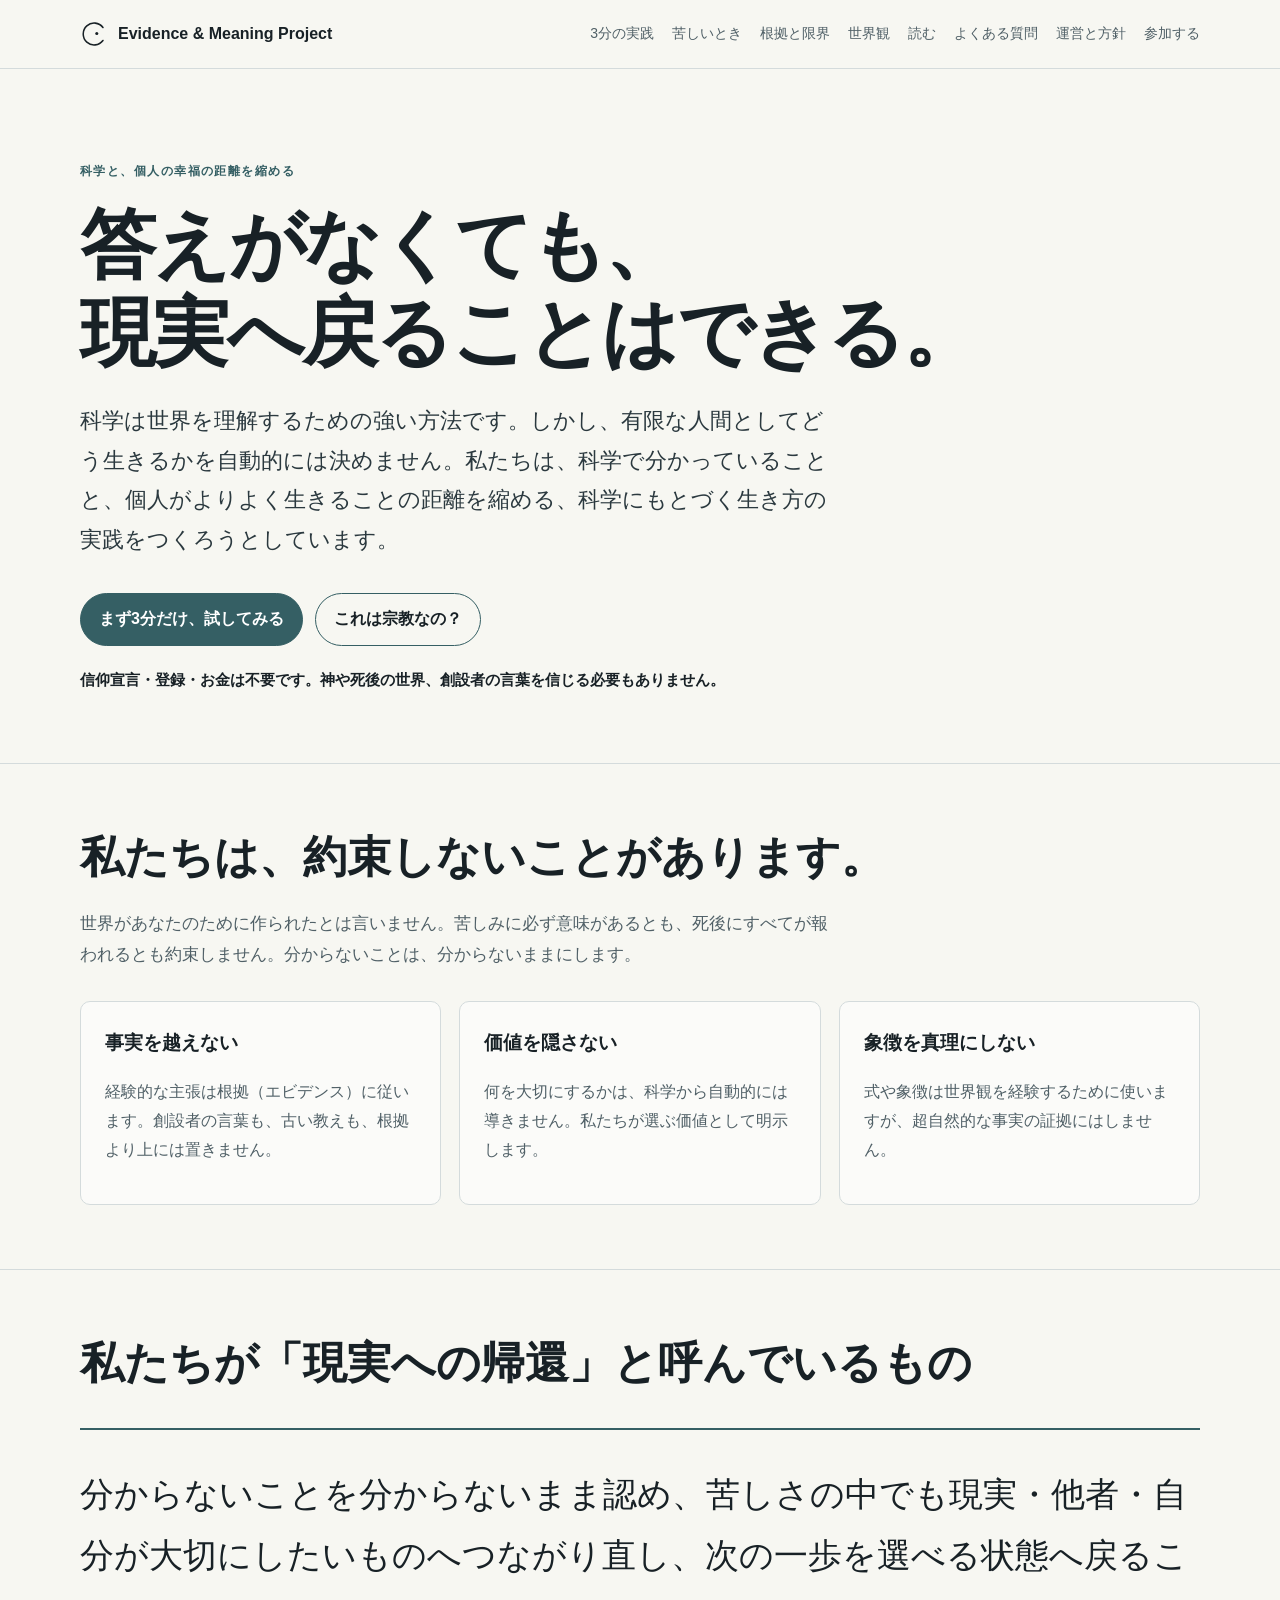
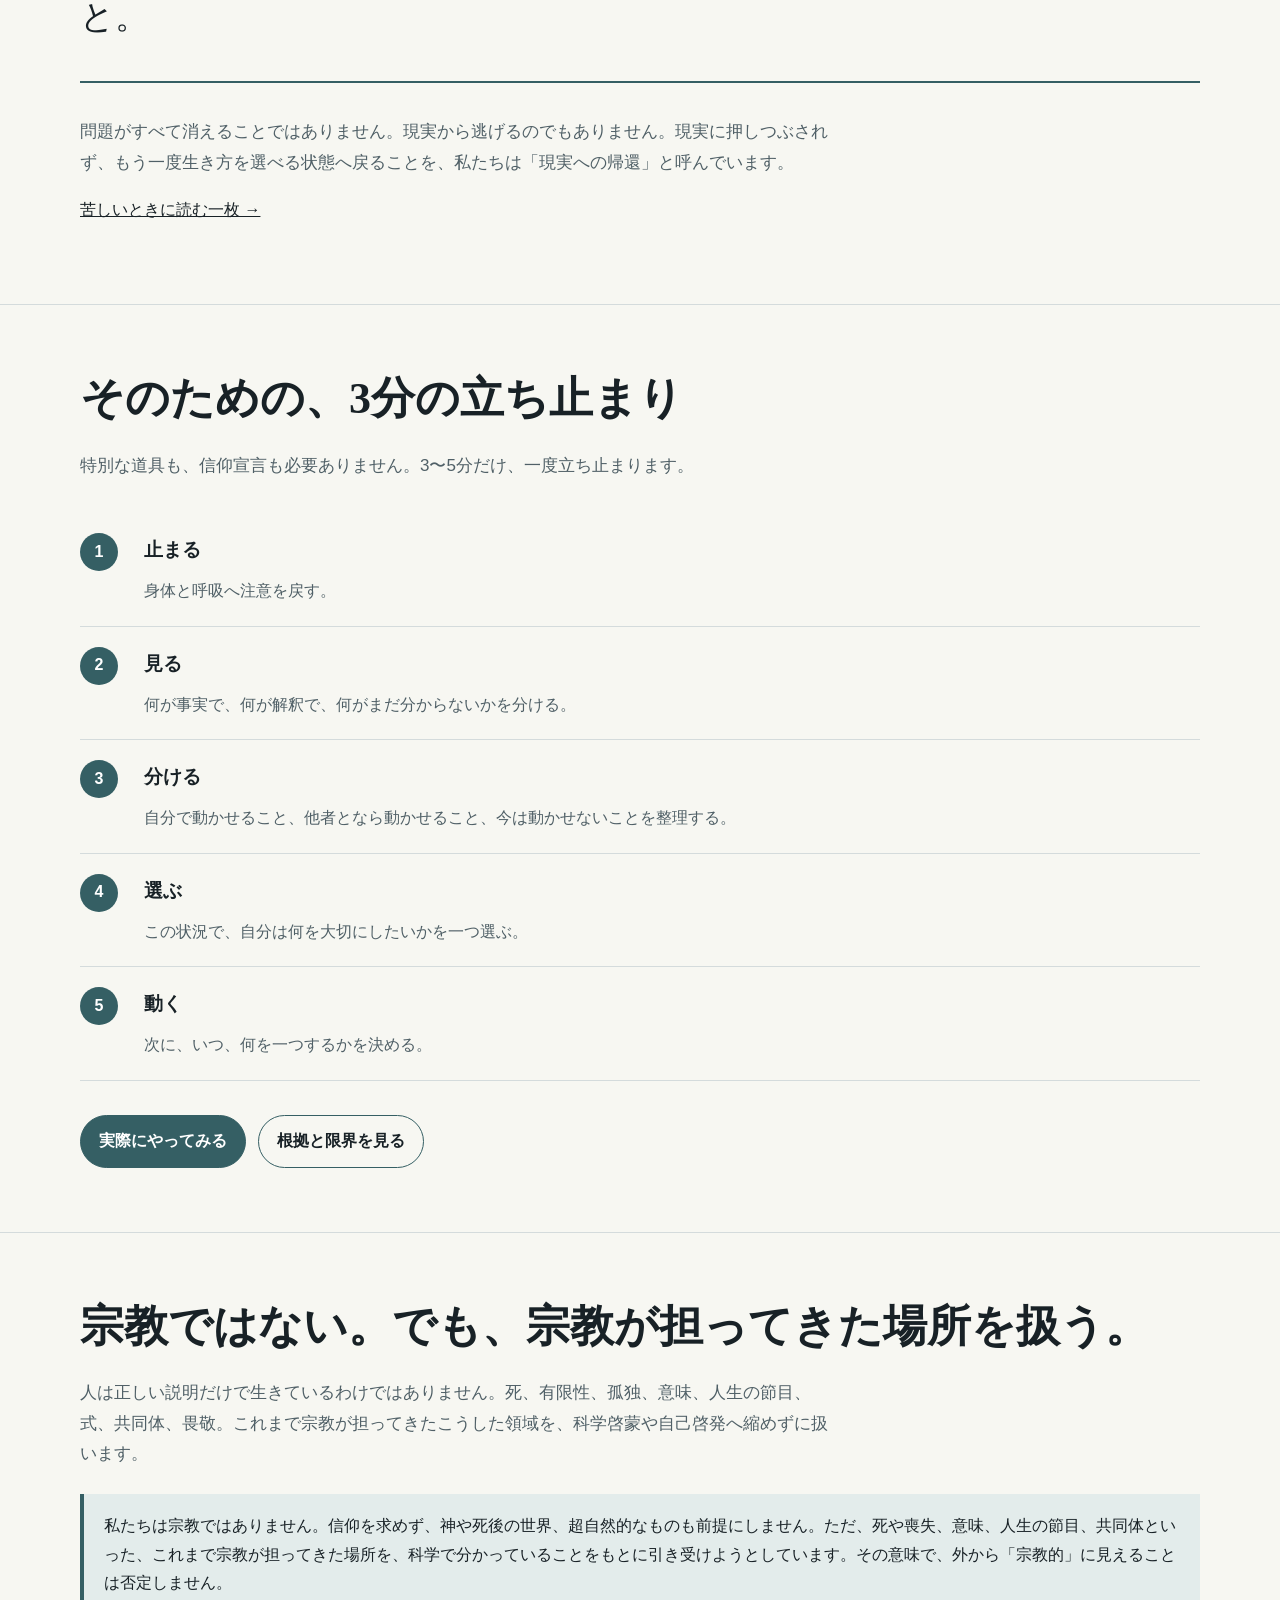
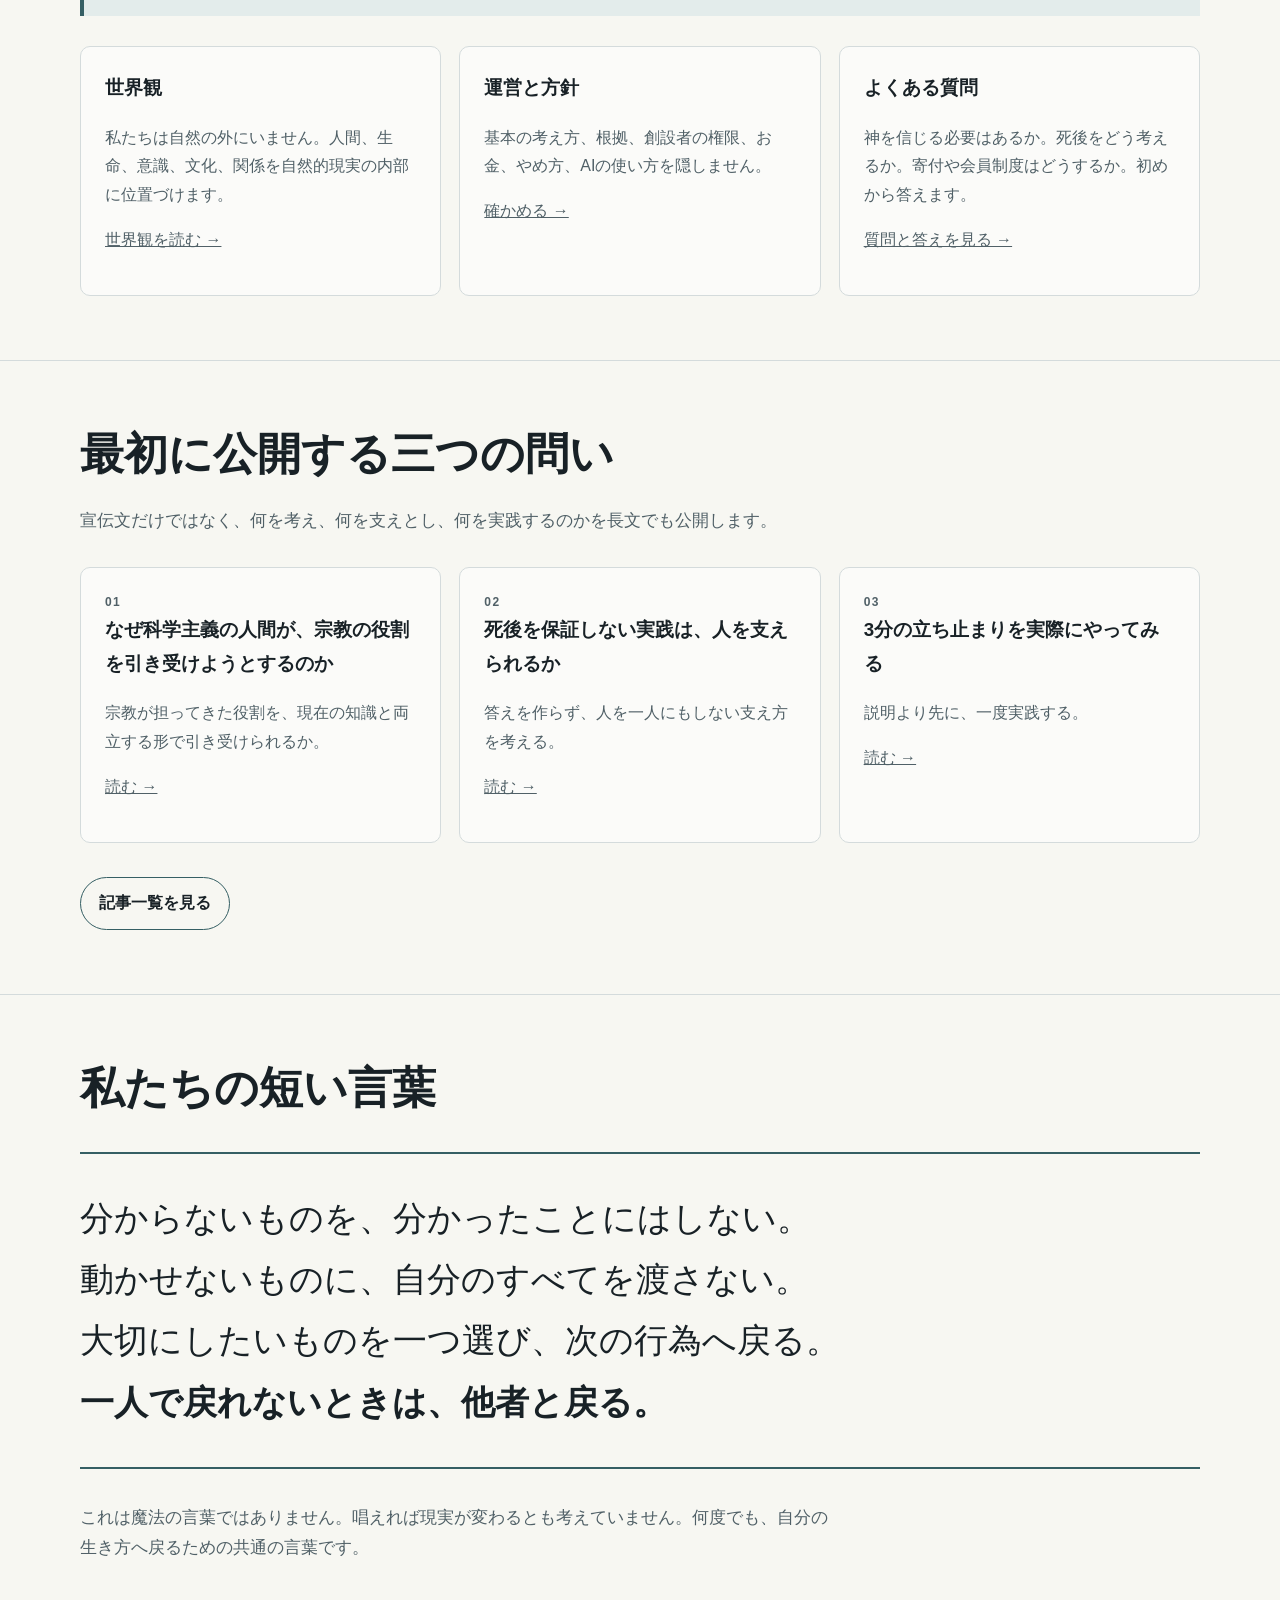
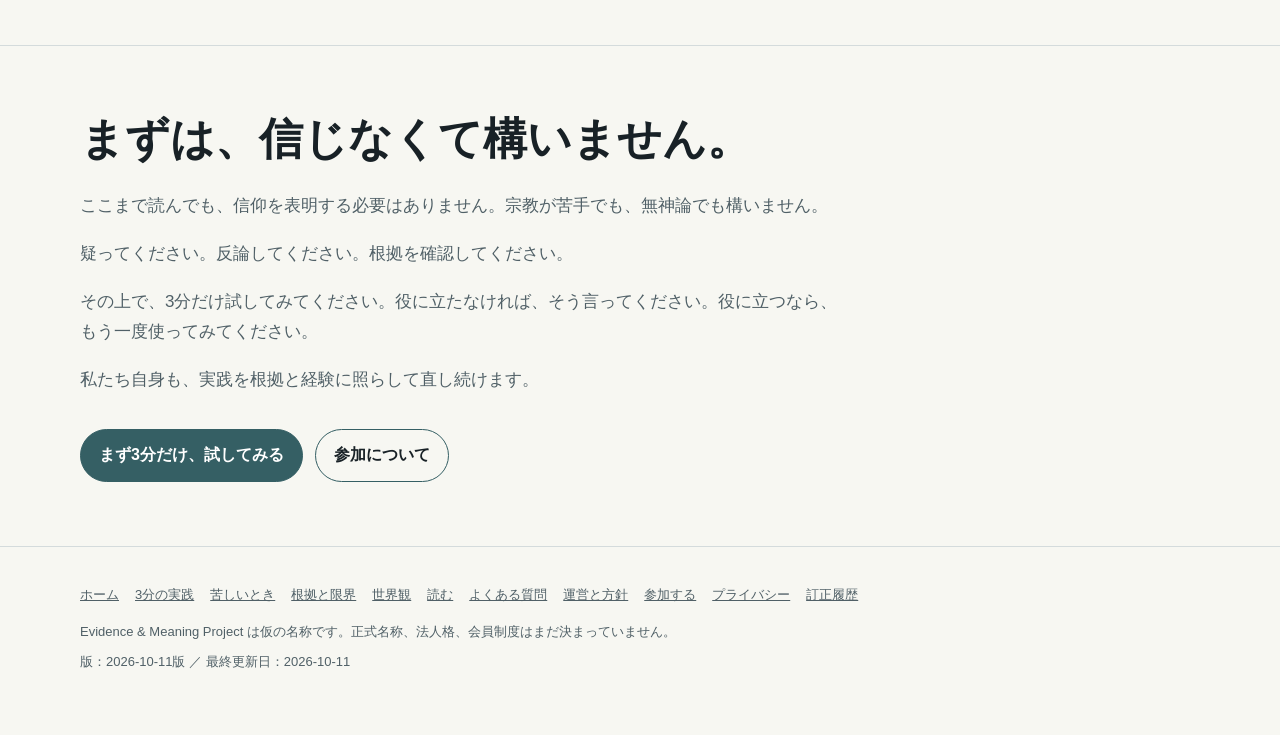
<file: site/index.html>
<!doctype html>
<html lang="ja">
<head>
  <meta charset="utf-8">
  <meta name="viewport" content="width=device-width, initial-scale=1">
  <title>Evidence &amp; Meaning Project — 科学と個人の幸福の距離を縮める</title>
  <meta name="description" content="科学で分かっていることと、個人がよりよく生きることをつなぐ、科学にもとづく生き方の実践です。宗教ではありませんが、宗教が担ってきた役割を引き受けようとしています。">
  <meta property="og:title" content="Evidence &amp; Meaning Project — 科学と個人の幸福の距離を縮める">
  <meta property="og:description" content="科学で分かっていることと、個人がよりよく生きることをつなぐ、科学にもとづく生き方の実践です。宗教ではありませんが、宗教が担ってきた役割を引き受けようとしています。">
  <meta property="og:type" content="website">
  <meta property="og:locale" content="ja_JP">
  <meta property="og:site_name" content="Evidence &amp; Meaning Project">
  <meta name="twitter:card" content="summary">
  <link rel="stylesheet" href="assets/site.css">
</head>
<body>
<a class="skip-link" href="#main">本文へ移動</a>
<header class="site-header"><div class="container nav">
  <a class="brand" href="./"><svg class="mark" viewBox="0 0 100 100" aria-hidden="true" focusable="false"><path d="M82 73 A39 39 0 1 1 82 27" fill="none" stroke="currentColor" stroke-width="5.5" stroke-linecap="round"/><circle cx="60" cy="48" r="5.5" fill="currentColor"/></svg><span>Evidence &amp; Meaning Project</span></a>
  <nav class="links" aria-label="サイト内の主なページ"><a href="practice/">3分の実践</a><a href="refuge/">苦しいとき</a><a href="evidence/">根拠と限界</a><a href="worldview/">世界観</a><a href="articles/">読む</a><a href="faq/">よくある質問</a><a href="trust/">運営と方針</a><a href="participate/">参加する</a></nav>
</div></header>

<main id="main">
<section class="hero"><div class="container">
  <p class="eyebrow">科学と、個人の幸福の距離を縮める</p>
  <h1>答えがなくても、<br>現実へ戻ることはできる。</h1>
  <p class="lead">科学は世界を理解するための強い方法です。しかし、有限な人間としてどう生きるかを自動的には決めません。私たちは、科学で分かっていることと、個人がよりよく生きることの距離を縮める、科学にもとづく生き方の実践をつくろうとしています。</p>
  <div class="actions"><a class="button primary" href="practice/">まず3分だけ、試してみる</a><a class="button ghost" href="faq/">これは宗教なの？</a></div>
  <p class="assurance">信仰宣言・登録・お金は不要です。神や死後の世界、創設者の言葉を信じる必要もありません。</p>
</div></section>

<section class="section"><div class="container">
  <h2>私たちは、約束しないことがあります。</h2>
  <p class="section-intro">世界があなたのために作られたとは言いません。苦しみに必ず意味があるとも、死後にすべてが報われるとも約束しません。分からないことは、分からないままにします。</p>
  <div class="grid">
    <article class="card"><h3>事実を越えない</h3><p>経験的な主張は根拠（エビデンス）に従います。創設者の言葉も、古い教えも、根拠より上には置きません。</p></article>
    <article class="card"><h3>価値を隠さない</h3><p>何を大切にするかは、科学から自動的には導きません。私たちが選ぶ価値として明示します。</p></article>
    <article class="card"><h3>象徴を真理にしない</h3><p>式や象徴は世界観を経験するために使いますが、超自然的な事実の証拠にはしません。</p></article>
  </div>
</div></section>

<section class="section"><div class="container">
  <h2>私たちが「現実への帰還」と呼んでいるもの</h2>
  <div class="mantra">分からないことを分からないまま認め、苦しさの中でも現実・他者・自分が大切にしたいものへつながり直し、次の一歩を選べる状態へ戻ること。</div>
  <p class="section-intro">問題がすべて消えることではありません。現実から逃げるのでもありません。現実に押しつぶされず、もう一度生き方を選べる状態へ戻ることを、私たちは「現実への帰還」と呼んでいます。</p>
  <p><a href="refuge/">苦しいときに読む一枚 →</a></p>
</div></section>

<section class="section"><div class="container">
  <h2>そのための、3分の立ち止まり</h2>
  <p class="section-intro">特別な道具も、信仰宣言も必要ありません。3〜5分だけ、一度立ち止まります。</p>
  <ol class="steps">
    <li><div><h3>止まる</h3><p>身体と呼吸へ注意を戻す。</p></div></li>
    <li><div><h3>見る</h3><p>何が事実で、何が解釈で、何がまだ分からないかを分ける。</p></div></li>
    <li><div><h3>分ける</h3><p>自分で動かせること、他者となら動かせること、今は動かせないことを整理する。</p></div></li>
    <li><div><h3>選ぶ</h3><p>この状況で、自分は何を大切にしたいかを一つ選ぶ。</p></div></li>
    <li><div><h3>動く</h3><p>次に、いつ、何を一つするかを決める。</p></div></li>
  </ol>
  <div class="actions"><a class="button primary" href="practice/">実際にやってみる</a><a class="button ghost" href="evidence/">根拠と限界を見る</a></div>
</div></section>

<section class="section"><div class="container">
  <h2>宗教ではない。でも、宗教が担ってきた場所を扱う。</h2>
  <p class="section-intro">人は正しい説明だけで生きているわけではありません。死、有限性、孤独、意味、人生の節目、式、共同体、畏敬。これまで宗教が担ってきたこうした領域を、科学啓蒙や自己啓発へ縮めずに扱います。</p>
  <div class="notice">私たちは宗教ではありません。信仰を求めず、神や死後の世界、超自然的なものも前提にしません。ただ、死や喪失、意味、人生の節目、共同体といった、これまで宗教が担ってきた場所を、科学で分かっていることをもとに引き受けようとしています。その意味で、外から「宗教的」に見えることは否定しません。</div>
  <div class="grid">
    <article class="card"><h3>世界観</h3><p>私たちは自然の外にいません。人間、生命、意識、文化、関係を自然的現実の内部に位置づけます。</p><p><a href="worldview/">世界観を読む →</a></p></article>
    <article class="card"><h3>運営と方針</h3><p>基本の考え方、根拠、創設者の権限、お金、やめ方、AIの使い方を隠しません。</p><p><a href="trust/">確かめる →</a></p></article>
    <article class="card"><h3>よくある質問</h3><p>神を信じる必要はあるか。死後をどう考えるか。寄付や会員制度はどうするか。初めから答えます。</p><p><a href="faq/">質問と答えを見る →</a></p></article>
  </div>
</div></section>

<section class="section"><div class="container">
  <h2>最初に公開する三つの問い</h2>
  <p class="section-intro">宣伝文だけではなく、何を考え、何を支えとし、何を実践するのかを長文でも公開します。</p>
  <div class="grid">
    <article class="card"><p class="eyebrow">01</p><h3>なぜ科学主義の人間が、宗教の役割を引き受けようとするのか</h3><p>宗教が担ってきた役割を、現在の知識と両立する形で引き受けられるか。</p><p><a href="articles/why-build-religion/">読む →</a></p></article>
    <article class="card"><p class="eyebrow">02</p><h3>死後を保証しない実践は、人を支えられるか</h3><p>答えを作らず、人を一人にもしない支え方を考える。</p><p><a href="articles/no-afterlife-guarantee/">読む →</a></p></article>
    <article class="card"><p class="eyebrow">03</p><h3>3分の立ち止まりを実際にやってみる</h3><p>説明より先に、一度実践する。</p><p><a href="articles/three-minute-worship/">読む →</a></p></article>
  </div>
  <div class="actions"><a class="button ghost" href="articles/">記事一覧を見る</a></div>
</div></section>

<section class="section"><div class="container">
  <h2>私たちの短い言葉</h2>
  <div class="mantra">分からないものを、分かったことにはしない。<br>動かせないものに、自分のすべてを渡さない。<br>大切にしたいものを一つ選び、次の行為へ戻る。<br><strong>一人で戻れないときは、他者と戻る。</strong></div>
  <p class="section-intro">これは魔法の言葉ではありません。唱えれば現実が変わるとも考えていません。何度でも、自分の生き方へ戻るための共通の言葉です。</p>
</div></section>

<section class="section"><div class="container">
  <h2>まずは、信じなくて構いません。</h2>
  <p class="section-intro">ここまで読んでも、信仰を表明する必要はありません。宗教が苦手でも、無神論でも構いません。</p>
  <p class="section-intro">疑ってください。反論してください。根拠を確認してください。</p>
  <p class="section-intro">その上で、3分だけ試してみてください。役に立たなければ、そう言ってください。役に立つなら、もう一度使ってみてください。</p>
  <p class="section-intro">私たち自身も、実践を根拠と経験に照らして直し続けます。</p>
  <div class="actions"><a class="button primary" href="practice/">まず3分だけ、試してみる</a><a class="button ghost" href="participate/">参加について</a></div>
</div></section>
</main>

<footer class="footer"><div class="container">
  <nav class="footer-links" aria-label="フッターのリンク"><a href="./">ホーム</a><a href="practice/">3分の実践</a><a href="refuge/">苦しいとき</a><a href="evidence/">根拠と限界</a><a href="worldview/">世界観</a><a href="articles/">読む</a><a href="faq/">よくある質問</a><a href="trust/">運営と方針</a><a href="participate/">参加する</a><a href="trust/#privacy">プライバシー</a><a href="trust/#corrections">訂正履歴</a></nav>
  <p>Evidence &amp; Meaning Project は仮の名称です。正式名称、法人格、会員制度はまだ決まっていません。</p>
  <p class="version">版：2026-10-11版 ／ 最終更新日：<time datetime="2026-10-11">2026-10-11</time></p>
</div></footer>
</body>
</html>
</file>
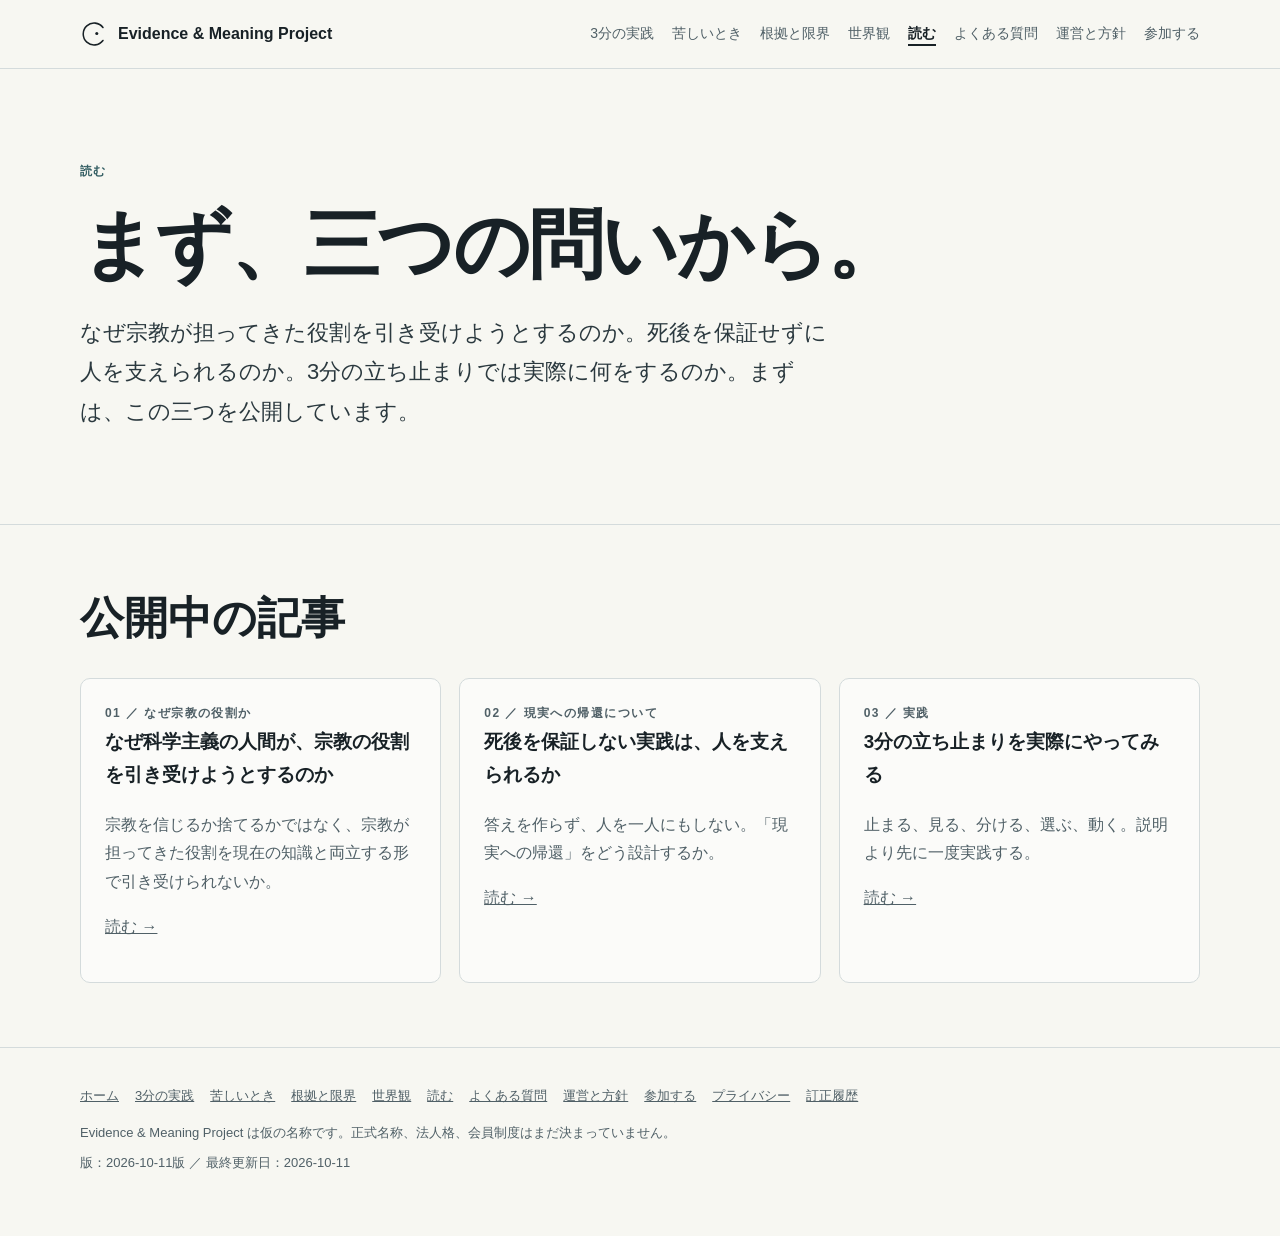
<file: site/articles/index.html>
<!doctype html>
<html lang="ja">
<head>
  <meta charset="utf-8">
  <meta name="viewport" content="width=device-width, initial-scale=1">
  <title>読む — Evidence &amp; Meaning Project</title>
  <meta name="description" content="なぜ宗教の役割を引き受けるのか、死後を保証しない支え方、3分の立ち止まりの実践。三つの記事を読む。">
  <meta property="og:title" content="読む — Evidence &amp; Meaning Project">
  <meta property="og:description" content="なぜ宗教の役割を引き受けるのか、死後を保証しない支え方、3分の立ち止まりの実践。三つの記事を読む。">
  <meta property="og:type" content="website">
  <meta property="og:locale" content="ja_JP">
  <meta property="og:site_name" content="Evidence &amp; Meaning Project">
  <meta name="twitter:card" content="summary">
  <link rel="stylesheet" href="../assets/site.css">
</head>
<body>
<a class="skip-link" href="#main">本文へ移動</a>
<header class="site-header"><div class="container nav">
  <a class="brand" href="../"><svg class="mark" viewBox="0 0 100 100" aria-hidden="true" focusable="false"><path d="M82 73 A39 39 0 1 1 82 27" fill="none" stroke="currentColor" stroke-width="5.5" stroke-linecap="round"/><circle cx="60" cy="48" r="5.5" fill="currentColor"/></svg><span>Evidence &amp; Meaning Project</span></a>
  <nav class="links" aria-label="サイト内の主なページ"><a href="../practice/">3分の実践</a><a href="../refuge/">苦しいとき</a><a href="../evidence/">根拠と限界</a><a href="../worldview/">世界観</a><a href="../articles/" aria-current="page">読む</a><a href="../faq/">よくある質問</a><a href="../trust/">運営と方針</a><a href="../participate/">参加する</a></nav>
</div></header>

<main id="main">
<section class="hero"><div class="container">
  <p class="eyebrow">読む</p>
  <h1>まず、三つの問いから。</h1>
  <p class="lead">なぜ宗教が担ってきた役割を引き受けようとするのか。死後を保証せずに人を支えられるのか。3分の立ち止まりでは実際に何をするのか。まずは、この三つを公開しています。</p>
</div></section>
<section class="section"><div class="container">
  <h2>公開中の記事</h2>
  <div class="grid">
    <article class="card"><p class="eyebrow">01 ／ なぜ宗教の役割か</p><h3>なぜ科学主義の人間が、宗教の役割を引き受けようとするのか</h3><p>宗教を信じるか捨てるかではなく、宗教が担ってきた役割を現在の知識と両立する形で引き受けられないか。</p><p><a href="why-build-religion/">読む →</a></p></article>
    <article class="card"><p class="eyebrow">02 ／ 現実への帰還について</p><h3>死後を保証しない実践は、人を支えられるか</h3><p>答えを作らず、人を一人にもしない。「現実への帰還」をどう設計するか。</p><p><a href="no-afterlife-guarantee/">読む →</a></p></article>
    <article class="card"><p class="eyebrow">03 ／ 実践</p><h3>3分の立ち止まりを実際にやってみる</h3><p>止まる、見る、分ける、選ぶ、動く。説明より先に一度実践する。</p><p><a href="three-minute-worship/">読む →</a></p></article>
  </div>
</div></section>
</main>

<footer class="footer"><div class="container">
  <nav class="footer-links" aria-label="フッターのリンク"><a href="../">ホーム</a><a href="../practice/">3分の実践</a><a href="../refuge/">苦しいとき</a><a href="../evidence/">根拠と限界</a><a href="../worldview/">世界観</a><a href="../articles/">読む</a><a href="../faq/">よくある質問</a><a href="../trust/">運営と方針</a><a href="../participate/">参加する</a><a href="../trust/#privacy">プライバシー</a><a href="../trust/#corrections">訂正履歴</a></nav>
  <p>Evidence &amp; Meaning Project は仮の名称です。正式名称、法人格、会員制度はまだ決まっていません。</p>
  <p class="version">版：2026-10-11版 ／ 最終更新日：<time datetime="2026-10-11">2026-10-11</time></p>
</div></footer>
</body>
</html>
</file>
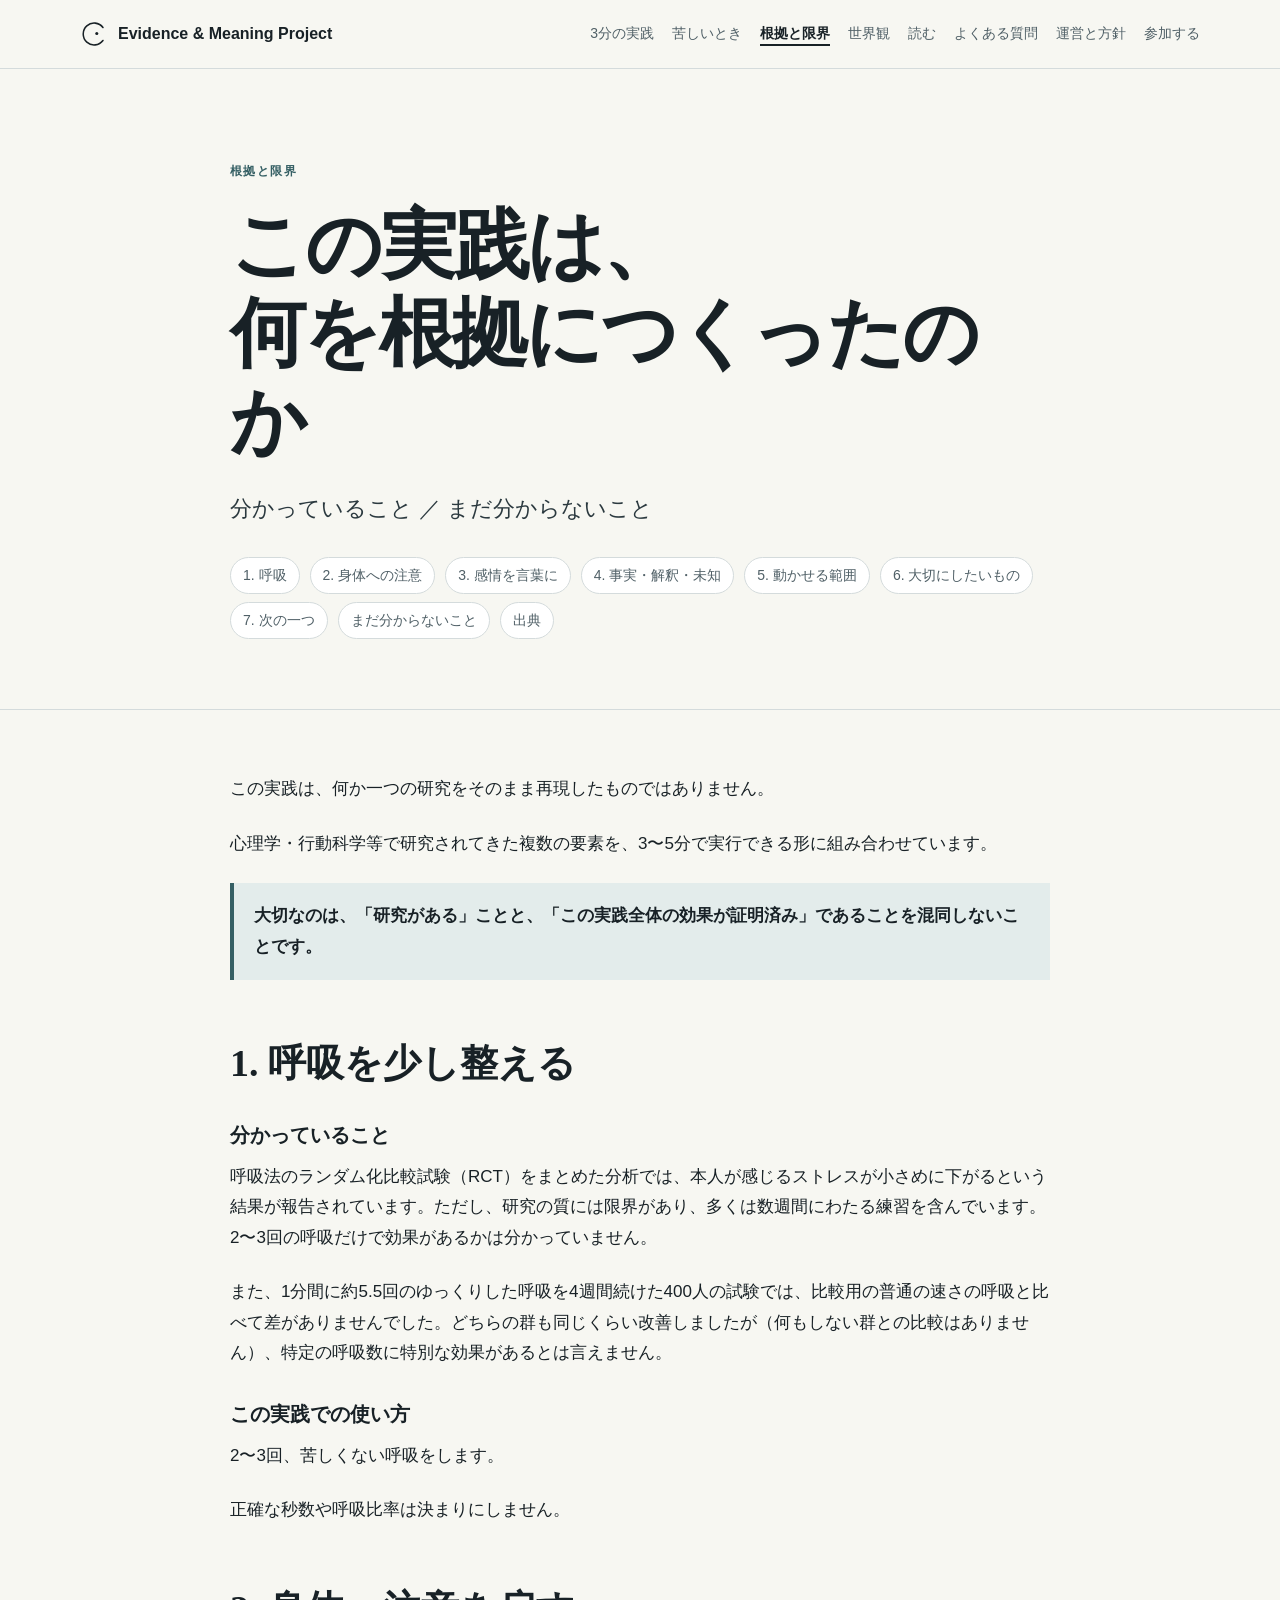
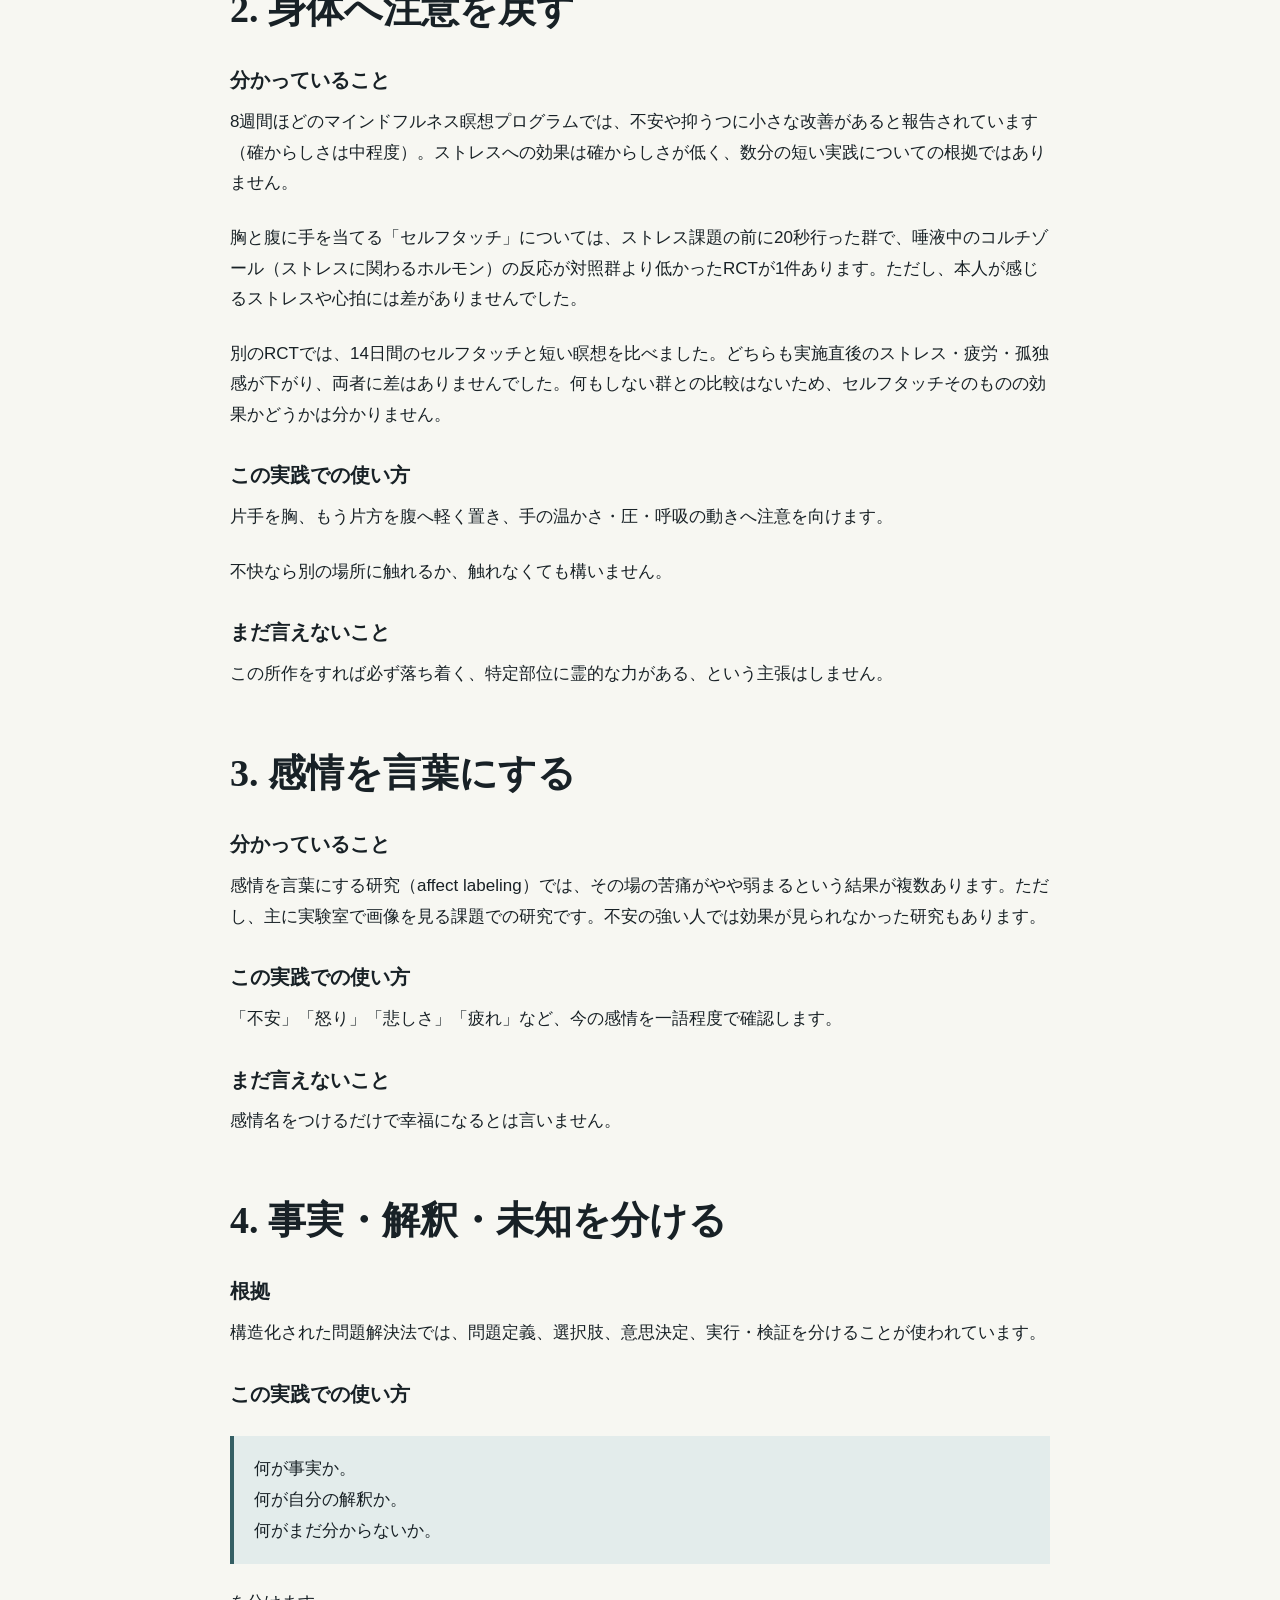
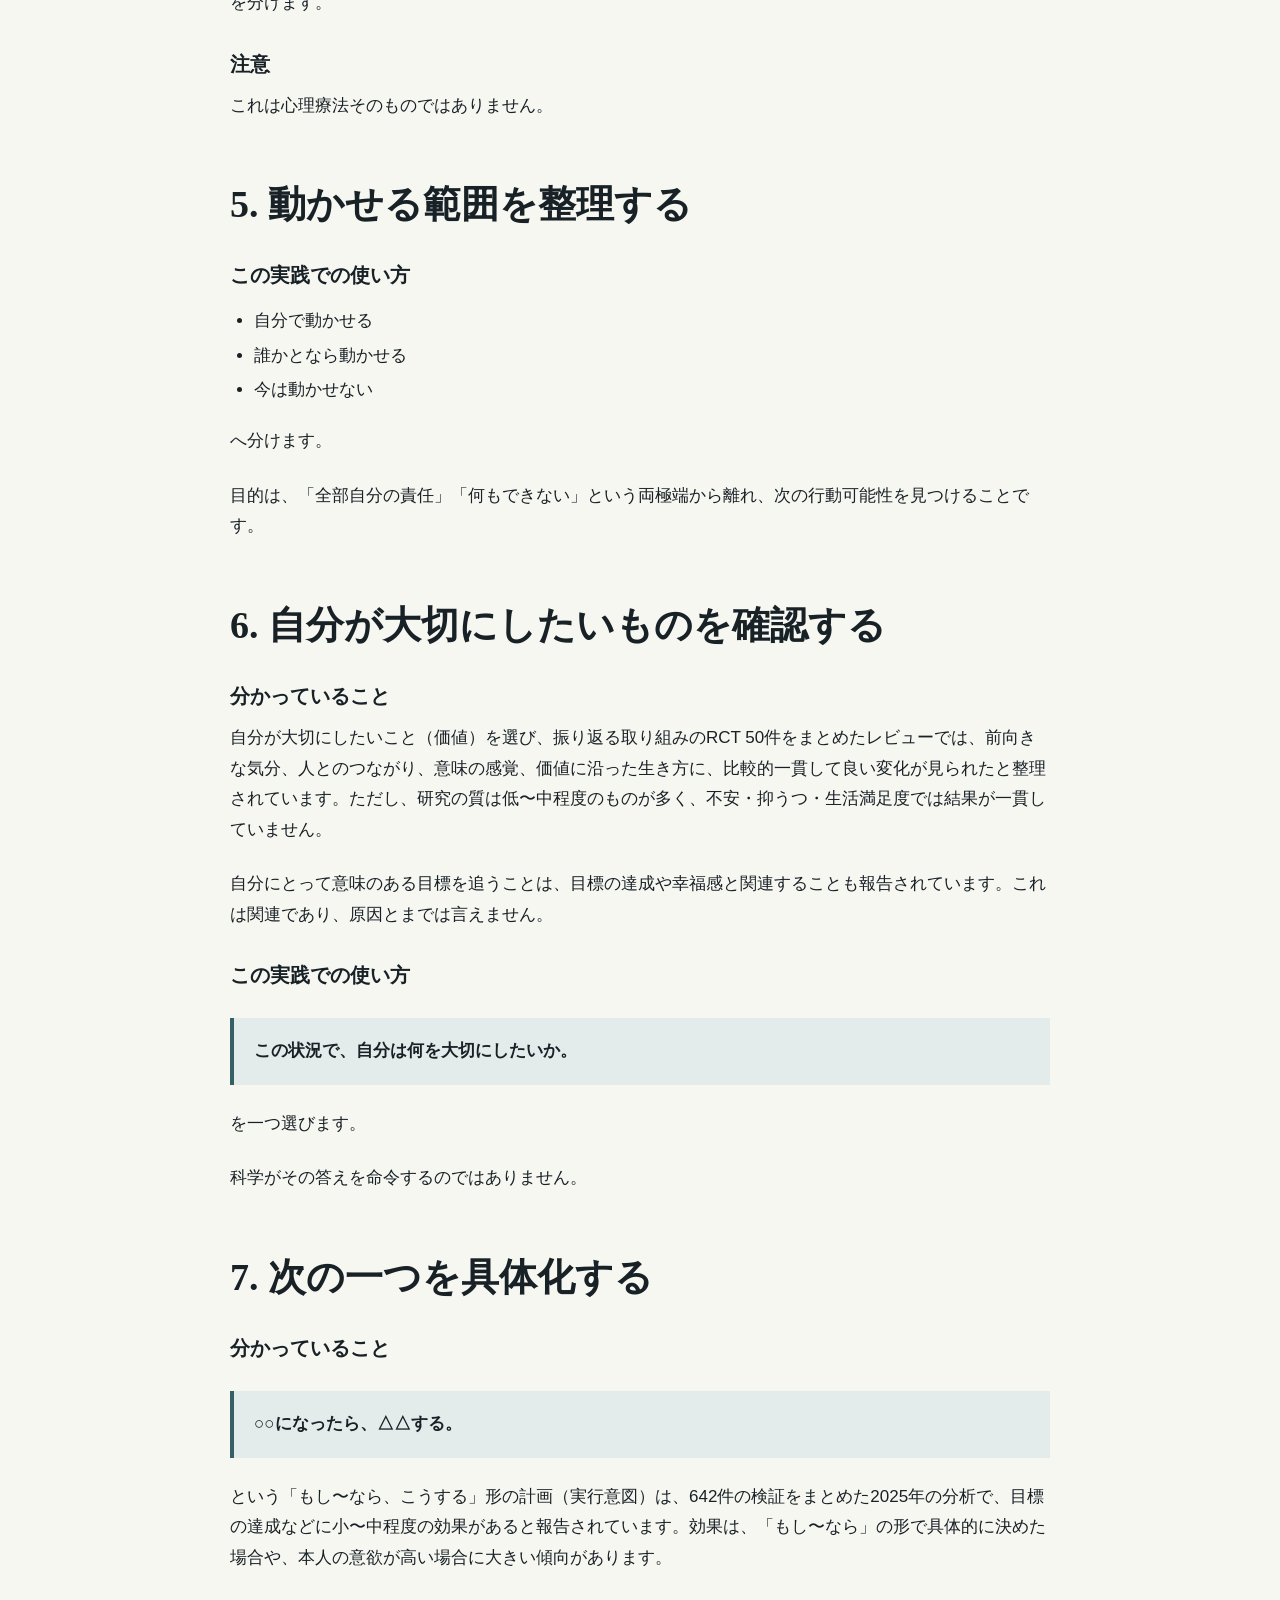
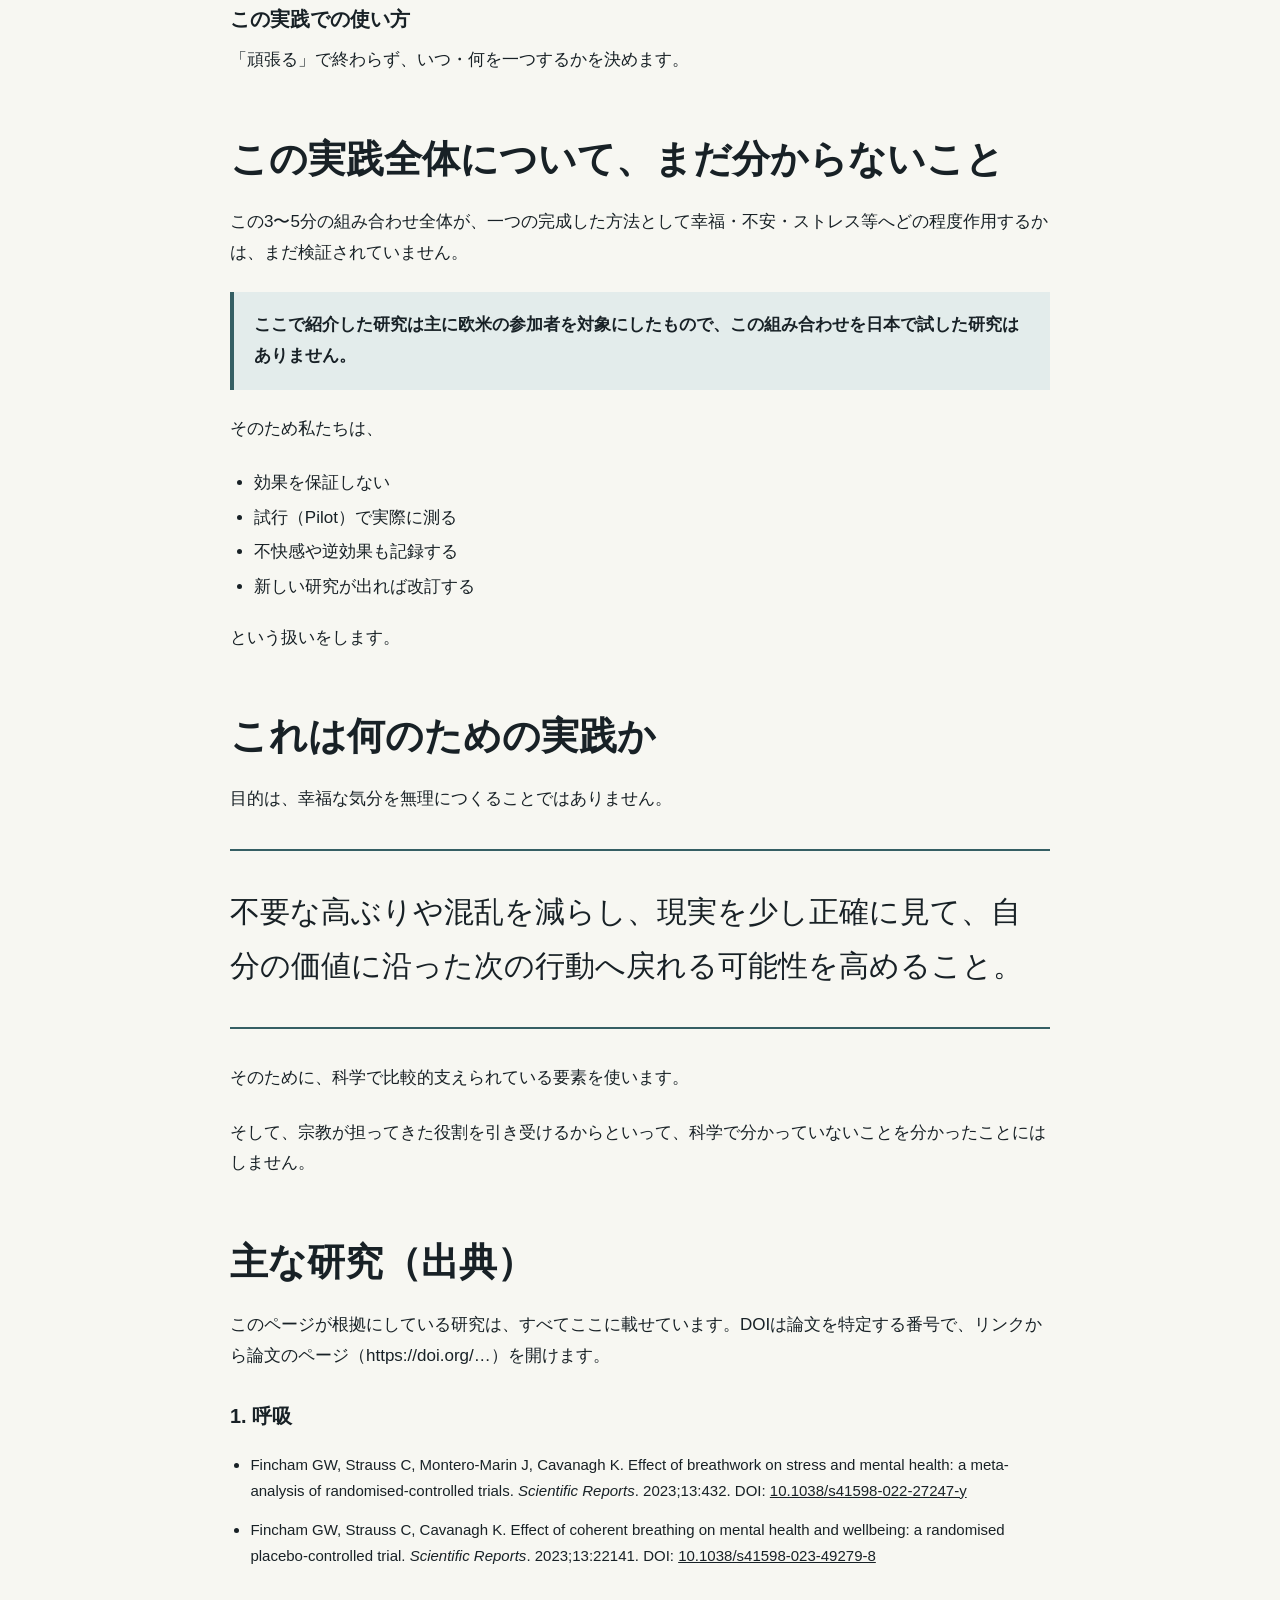
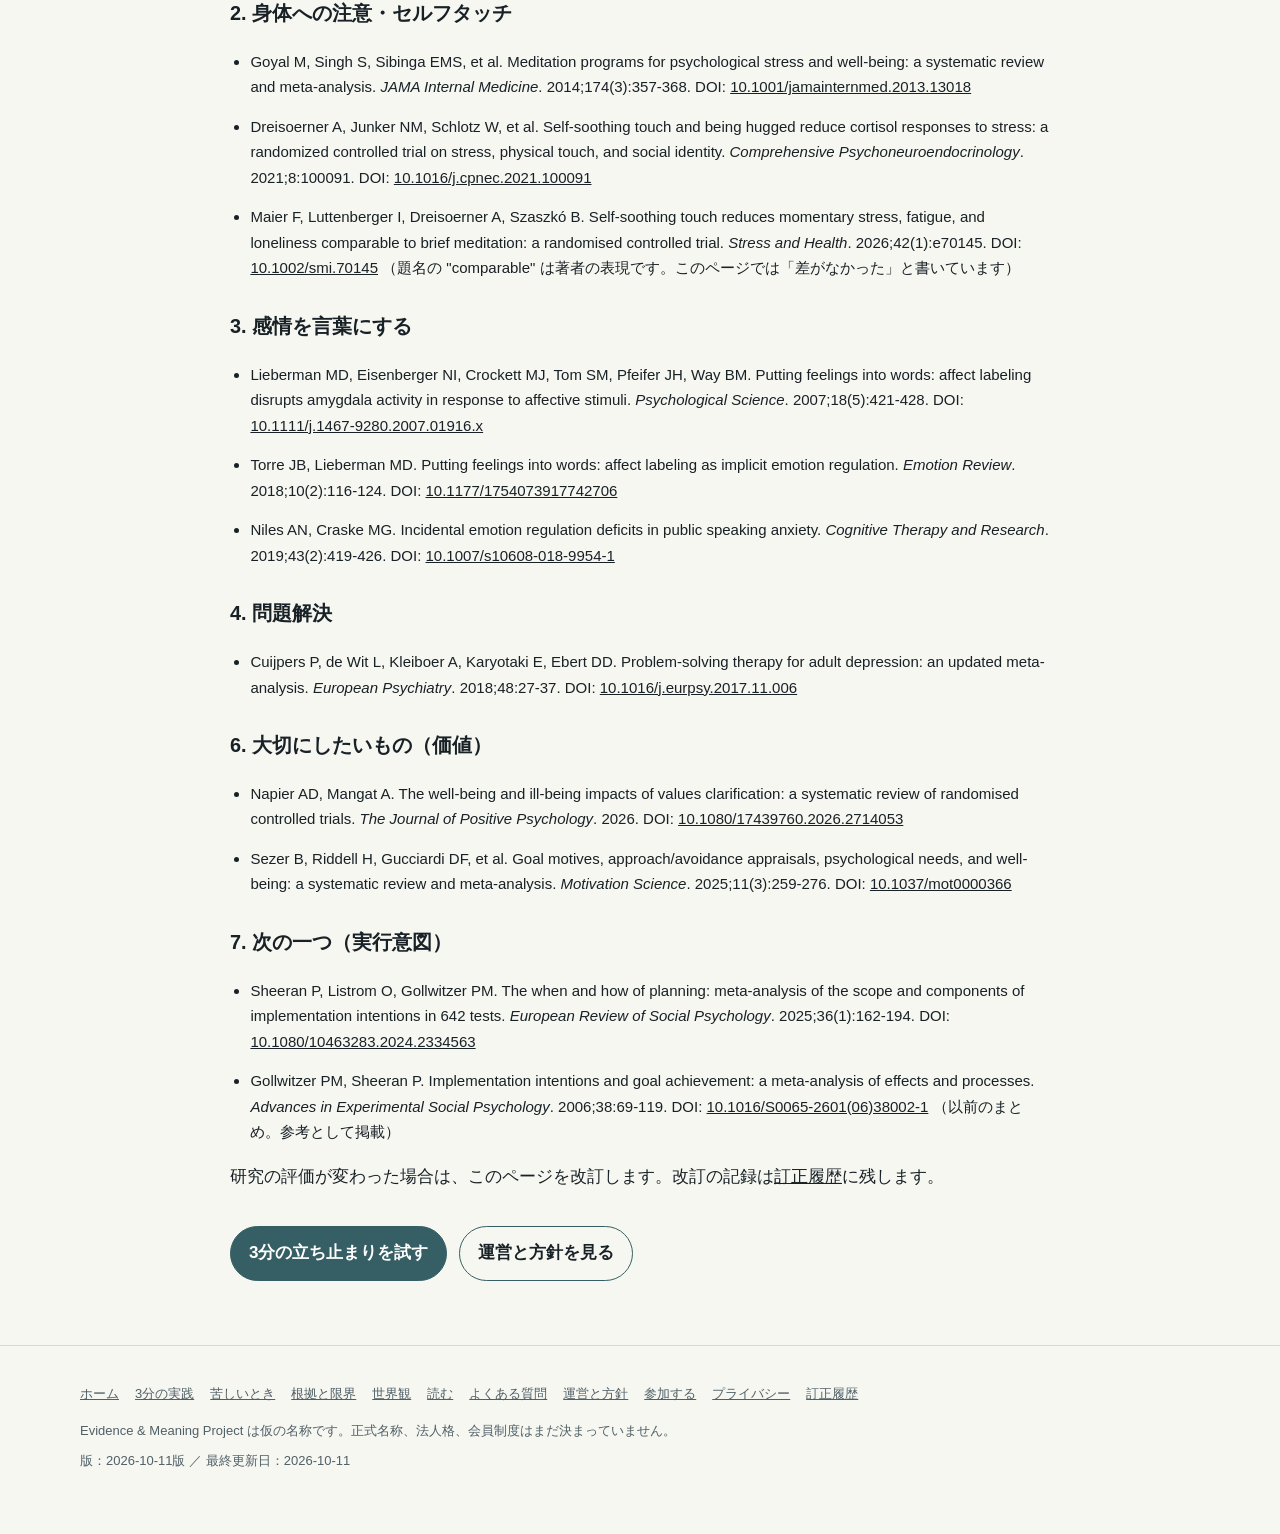
<file: site/evidence/index.html>
<!doctype html>
<html lang="ja">
<head>
  <meta charset="utf-8">
  <meta name="viewport" content="width=device-width, initial-scale=1">
  <title>この実践は、何を根拠につくったのか — Evidence &amp; Meaning Project</title>
  <meta name="description" content="3分の立ち止まり（3〜5分）の各要素について、研究で分かっていること、まだ分からないこと、出典（DOI付き）をまとめました。">
  <meta property="og:title" content="この実践は、何を根拠につくったのか — Evidence &amp; Meaning Project">
  <meta property="og:description" content="3分の立ち止まり（3〜5分）の各要素について、研究で分かっていること、まだ分からないこと、出典（DOI付き）をまとめました。">
  <meta property="og:type" content="website">
  <meta property="og:locale" content="ja_JP">
  <meta property="og:site_name" content="Evidence &amp; Meaning Project">
  <meta name="twitter:card" content="summary">
  <link rel="stylesheet" href="../assets/site.css">
</head>
<body>
<a class="skip-link" href="#main">本文へ移動</a>
<header class="site-header"><div class="container nav">
  <a class="brand" href="../"><svg class="mark" viewBox="0 0 100 100" aria-hidden="true" focusable="false"><path d="M82 73 A39 39 0 1 1 82 27" fill="none" stroke="currentColor" stroke-width="5.5" stroke-linecap="round"/><circle cx="60" cy="48" r="5.5" fill="currentColor"/></svg><span>Evidence &amp; Meaning Project</span></a>
  <nav class="links" aria-label="サイト内の主なページ"><a href="../practice/">3分の実践</a><a href="../refuge/">苦しいとき</a><a href="../evidence/" aria-current="page">根拠と限界</a><a href="../worldview/">世界観</a><a href="../articles/">読む</a><a href="../faq/">よくある質問</a><a href="../trust/">運営と方針</a><a href="../participate/">参加する</a></nav>
</div></header>

<main id="main">
<section class="hero"><div class="container article-shell">
  <p class="eyebrow">根拠と限界</p>
  <h1>この実践は、<br>何を根拠につくったのか</h1>
  <p class="lead">分かっていること ／ まだ分からないこと</p>
  <nav aria-label="このページの内容"><ul class="toc">
    <li><a href="#e1">1. 呼吸</a></li><li><a href="#e2">2. 身体への注意</a></li><li><a href="#e3">3. 感情を言葉に</a></li><li><a href="#e4">4. 事実・解釈・未知</a></li><li><a href="#e5">5. 動かせる範囲</a></li><li><a href="#e6">6. 大切にしたいもの</a></li><li><a href="#e7">7. 次の一つ</a></li><li><a href="#unknown">まだ分からないこと</a></li><li><a href="#sources">出典</a></li>
  </ul></nav>
</div></section>

<section class="section"><div class="container article-shell article-body">
  <p>この実践は、何か一つの研究をそのまま再現したものではありません。</p>
  <p>心理学・行動科学等で研究されてきた複数の要素を、3〜5分で実行できる形に組み合わせています。</p>
  <div class="notice"><strong>大切なのは、「研究がある」ことと、「この実践全体の効果が証明済み」であることを混同しないことです。</strong></div>

  <h2 id="e1">1. 呼吸を少し整える</h2>
  <h3>分かっていること</h3>
  <p>呼吸法のランダム化比較試験（RCT）をまとめた分析では、本人が感じるストレスが小さめに下がるという結果が報告されています。ただし、研究の質には限界があり、多くは数週間にわたる練習を含んでいます。2〜3回の呼吸だけで効果があるかは分かっていません。</p>
  <p>また、1分間に約5.5回のゆっくりした呼吸を4週間続けた400人の試験では、比較用の普通の速さの呼吸と比べて差がありませんでした。どちらの群も同じくらい改善しましたが（何もしない群との比較はありません）、特定の呼吸数に特別な効果があるとは言えません。</p>
  <h3>この実践での使い方</h3>
  <p>2〜3回、苦しくない呼吸をします。</p>
  <p>正確な秒数や呼吸比率は決まりにしません。</p>

  <h2 id="e2">2. 身体へ注意を戻す</h2>
  <h3>分かっていること</h3>
  <p>8週間ほどのマインドフルネス瞑想プログラムでは、不安や抑うつに小さな改善があると報告されています（確からしさは中程度）。ストレスへの効果は確からしさが低く、数分の短い実践についての根拠ではありません。</p>
  <p>胸と腹に手を当てる「セルフタッチ」については、ストレス課題の前に20秒行った群で、唾液中のコルチゾール（ストレスに関わるホルモン）の反応が対照群より低かったRCTが1件あります。ただし、本人が感じるストレスや心拍には差がありませんでした。</p>
  <p>別のRCTでは、14日間のセルフタッチと短い瞑想を比べました。どちらも実施直後のストレス・疲労・孤独感が下がり、両者に差はありませんでした。何もしない群との比較はないため、セルフタッチそのものの効果かどうかは分かりません。</p>
  <h3>この実践での使い方</h3>
  <p>片手を胸、もう片方を腹へ軽く置き、手の温かさ・圧・呼吸の動きへ注意を向けます。</p>
  <p>不快なら別の場所に触れるか、触れなくても構いません。</p>
  <h3>まだ言えないこと</h3>
  <p>この所作をすれば必ず落ち着く、特定部位に霊的な力がある、という主張はしません。</p>

  <h2 id="e3">3. 感情を言葉にする</h2>
  <h3>分かっていること</h3>
  <p>感情を言葉にする研究（affect labeling）では、その場の苦痛がやや弱まるという結果が複数あります。ただし、主に実験室で画像を見る課題での研究です。不安の強い人では効果が見られなかった研究もあります。</p>
  <h3>この実践での使い方</h3>
  <p>「不安」「怒り」「悲しさ」「疲れ」など、今の感情を一語程度で確認します。</p>
  <h3>まだ言えないこと</h3>
  <p>感情名をつけるだけで幸福になるとは言いません。</p>

  <h2 id="e4">4. 事実・解釈・未知を分ける</h2>
  <h3>根拠</h3>
  <p>構造化された問題解決法では、問題定義、選択肢、意思決定、実行・検証を分けることが使われています。</p>
  <h3>この実践での使い方</h3>
  <div class="notice">何が事実か。<br>何が自分の解釈か。<br>何がまだ分からないか。</div>
  <p>を分けます。</p>
  <h3>注意</h3>
  <p>これは心理療法そのものではありません。</p>

  <h2 id="e5">5. 動かせる範囲を整理する</h2>
  <h3>この実践での使い方</h3>
  <ul class="list"><li>自分で動かせる</li><li>誰かとなら動かせる</li><li>今は動かせない</li></ul>
  <p>へ分けます。</p>
  <p>目的は、「全部自分の責任」「何もできない」という両極端から離れ、次の行動可能性を見つけることです。</p>

  <h2 id="e6">6. 自分が大切にしたいものを確認する</h2>
  <h3>分かっていること</h3>
  <p>自分が大切にしたいこと（価値）を選び、振り返る取り組みのRCT 50件をまとめたレビューでは、前向きな気分、人とのつながり、意味の感覚、価値に沿った生き方に、比較的一貫して良い変化が見られたと整理されています。ただし、研究の質は低〜中程度のものが多く、不安・抑うつ・生活満足度では結果が一貫していません。</p>
  <p>自分にとって意味のある目標を追うことは、目標の達成や幸福感と関連することも報告されています。これは関連であり、原因とまでは言えません。</p>
  <h3>この実践での使い方</h3>
  <div class="notice"><strong>この状況で、自分は何を大切にしたいか。</strong></div>
  <p>を一つ選びます。</p>
  <p>科学がその答えを命令するのではありません。</p>

  <h2 id="e7">7. 次の一つを具体化する</h2>
  <h3>分かっていること</h3>
  <div class="notice"><strong>○○になったら、△△する。</strong></div>
  <p>という「もし〜なら、こうする」形の計画（実行意図）は、642件の検証をまとめた2025年の分析で、目標の達成などに小〜中程度の効果があると報告されています。効果は、「もし〜なら」の形で具体的に決めた場合や、本人の意欲が高い場合に大きい傾向があります。</p>
  <h3>この実践での使い方</h3>
  <p>「頑張る」で終わらず、いつ・何を一つするかを決めます。</p>

  <h2 id="unknown">この実践全体について、まだ分からないこと</h2>
  <p>この3〜5分の組み合わせ全体が、一つの完成した方法として幸福・不安・ストレス等へどの程度作用するかは、まだ検証されていません。</p>
  <div class="notice"><strong>ここで紹介した研究は主に欧米の参加者を対象にしたもので、この組み合わせを日本で試した研究はありません。</strong></div>
  <p>そのため私たちは、</p>
  <ul class="list">
    <li>効果を保証しない</li>
    <li>試行（Pilot）で実際に測る</li>
    <li>不快感や逆効果も記録する</li>
    <li>新しい研究が出れば改訂する</li>
  </ul>
  <p>という扱いをします。</p>

  <h2>これは何のための実践か</h2>
  <p>目的は、幸福な気分を無理につくることではありません。</p>
  <div class="mantra">不要な高ぶりや混乱を減らし、現実を少し正確に見て、自分の価値に沿った次の行動へ戻れる可能性を高めること。</div>
  <p>そのために、科学で比較的支えられている要素を使います。</p>
  <p>そして、宗教が担ってきた役割を引き受けるからといって、科学で分かっていないことを分かったことにはしません。</p>

  <h2 id="sources">主な研究（出典）</h2>
  <p>このページが根拠にしている研究は、すべてここに載せています。DOIは論文を特定する番号で、リンクから論文のページ（https://doi.org/…）を開けます。</p>

  <h3>1. 呼吸</h3>
  <ul class="refs">
    <li>Fincham GW, Strauss C, Montero-Marin J, Cavanagh K. Effect of breathwork on stress and mental health: a meta-analysis of randomised-controlled trials. <cite>Scientific Reports</cite>. 2023;13:432. DOI: <a href="https://doi.org/10.1038/s41598-022-27247-y">10.1038/s41598-022-27247-y</a></li>
    <li>Fincham GW, Strauss C, Cavanagh K. Effect of coherent breathing on mental health and wellbeing: a randomised placebo-controlled trial. <cite>Scientific Reports</cite>. 2023;13:22141. DOI: <a href="https://doi.org/10.1038/s41598-023-49279-8">10.1038/s41598-023-49279-8</a></li>
  </ul>

  <h3>2. 身体への注意・セルフタッチ</h3>
  <ul class="refs">
    <li>Goyal M, Singh S, Sibinga EMS, et al. Meditation programs for psychological stress and well-being: a systematic review and meta-analysis. <cite>JAMA Internal Medicine</cite>. 2014;174(3):357-368. DOI: <a href="https://doi.org/10.1001/jamainternmed.2013.13018">10.1001/jamainternmed.2013.13018</a></li>
    <li>Dreisoerner A, Junker NM, Schlotz W, et al. Self-soothing touch and being hugged reduce cortisol responses to stress: a randomized controlled trial on stress, physical touch, and social identity. <cite>Comprehensive Psychoneuroendocrinology</cite>. 2021;8:100091. DOI: <a href="https://doi.org/10.1016/j.cpnec.2021.100091">10.1016/j.cpnec.2021.100091</a></li>
    <li>Maier F, Luttenberger I, Dreisoerner A, Szaszkó B. Self-soothing touch reduces momentary stress, fatigue, and loneliness comparable to brief meditation: a randomised controlled trial. <cite>Stress and Health</cite>. 2026;42(1):e70145. DOI: <a href="https://doi.org/10.1002/smi.70145">10.1002/smi.70145</a> （題名の "comparable" は著者の表現です。このページでは「差がなかった」と書いています）</li>
  </ul>

  <h3>3. 感情を言葉にする</h3>
  <ul class="refs">
    <li>Lieberman MD, Eisenberger NI, Crockett MJ, Tom SM, Pfeifer JH, Way BM. Putting feelings into words: affect labeling disrupts amygdala activity in response to affective stimuli. <cite>Psychological Science</cite>. 2007;18(5):421-428. DOI: <a href="https://doi.org/10.1111/j.1467-9280.2007.01916.x">10.1111/j.1467-9280.2007.01916.x</a></li>
    <li>Torre JB, Lieberman MD. Putting feelings into words: affect labeling as implicit emotion regulation. <cite>Emotion Review</cite>. 2018;10(2):116-124. DOI: <a href="https://doi.org/10.1177/1754073917742706">10.1177/1754073917742706</a></li>
    <li>Niles AN, Craske MG. Incidental emotion regulation deficits in public speaking anxiety. <cite>Cognitive Therapy and Research</cite>. 2019;43(2):419-426. DOI: <a href="https://doi.org/10.1007/s10608-018-9954-1">10.1007/s10608-018-9954-1</a></li>
  </ul>

  <h3>4. 問題解決</h3>
  <ul class="refs">
    <li>Cuijpers P, de Wit L, Kleiboer A, Karyotaki E, Ebert DD. Problem-solving therapy for adult depression: an updated meta-analysis. <cite>European Psychiatry</cite>. 2018;48:27-37. DOI: <a href="https://doi.org/10.1016/j.eurpsy.2017.11.006">10.1016/j.eurpsy.2017.11.006</a></li>
  </ul>

  <h3>6. 大切にしたいもの（価値）</h3>
  <ul class="refs">
    <li>Napier AD, Mangat A. The well-being and ill-being impacts of values clarification: a systematic review of randomised controlled trials. <cite>The Journal of Positive Psychology</cite>. 2026. DOI: <a href="https://doi.org/10.1080/17439760.2026.2714053">10.1080/17439760.2026.2714053</a></li>
    <li>Sezer B, Riddell H, Gucciardi DF, et al. Goal motives, approach/avoidance appraisals, psychological needs, and well-being: a systematic review and meta-analysis. <cite>Motivation Science</cite>. 2025;11(3):259-276. DOI: <a href="https://doi.org/10.1037/mot0000366">10.1037/mot0000366</a></li>
  </ul>

  <h3>7. 次の一つ（実行意図）</h3>
  <ul class="refs">
    <li>Sheeran P, Listrom O, Gollwitzer PM. The when and how of planning: meta-analysis of the scope and components of implementation intentions in 642 tests. <cite>European Review of Social Psychology</cite>. 2025;36(1):162-194. DOI: <a href="https://doi.org/10.1080/10463283.2024.2334563">10.1080/10463283.2024.2334563</a></li>
    <li>Gollwitzer PM, Sheeran P. Implementation intentions and goal achievement: a meta-analysis of effects and processes. <cite>Advances in Experimental Social Psychology</cite>. 2006;38:69-119. DOI: <a href="https://doi.org/10.1016/S0065-2601(06)38002-1">10.1016/S0065-2601(06)38002-1</a> （以前のまとめ。参考として掲載）</li>
  </ul>

  <p>研究の評価が変わった場合は、このページを改訂します。改訂の記録は<a href="../trust/#corrections">訂正履歴</a>に残します。</p>
  <div class="actions"><a class="button primary" href="../practice/">3分の立ち止まりを試す</a><a class="button ghost" href="../trust/">運営と方針を見る</a></div>
</div></section>
</main>

<footer class="footer"><div class="container">
  <nav class="footer-links" aria-label="フッターのリンク"><a href="../">ホーム</a><a href="../practice/">3分の実践</a><a href="../refuge/">苦しいとき</a><a href="../evidence/">根拠と限界</a><a href="../worldview/">世界観</a><a href="../articles/">読む</a><a href="../faq/">よくある質問</a><a href="../trust/">運営と方針</a><a href="../participate/">参加する</a><a href="../trust/#privacy">プライバシー</a><a href="../trust/#corrections">訂正履歴</a></nav>
  <p>Evidence &amp; Meaning Project は仮の名称です。正式名称、法人格、会員制度はまだ決まっていません。</p>
  <p class="version">版：2026-10-11版 ／ 最終更新日：<time datetime="2026-10-11">2026-10-11</time></p>
</div></footer>
</body>
</html>
</file>
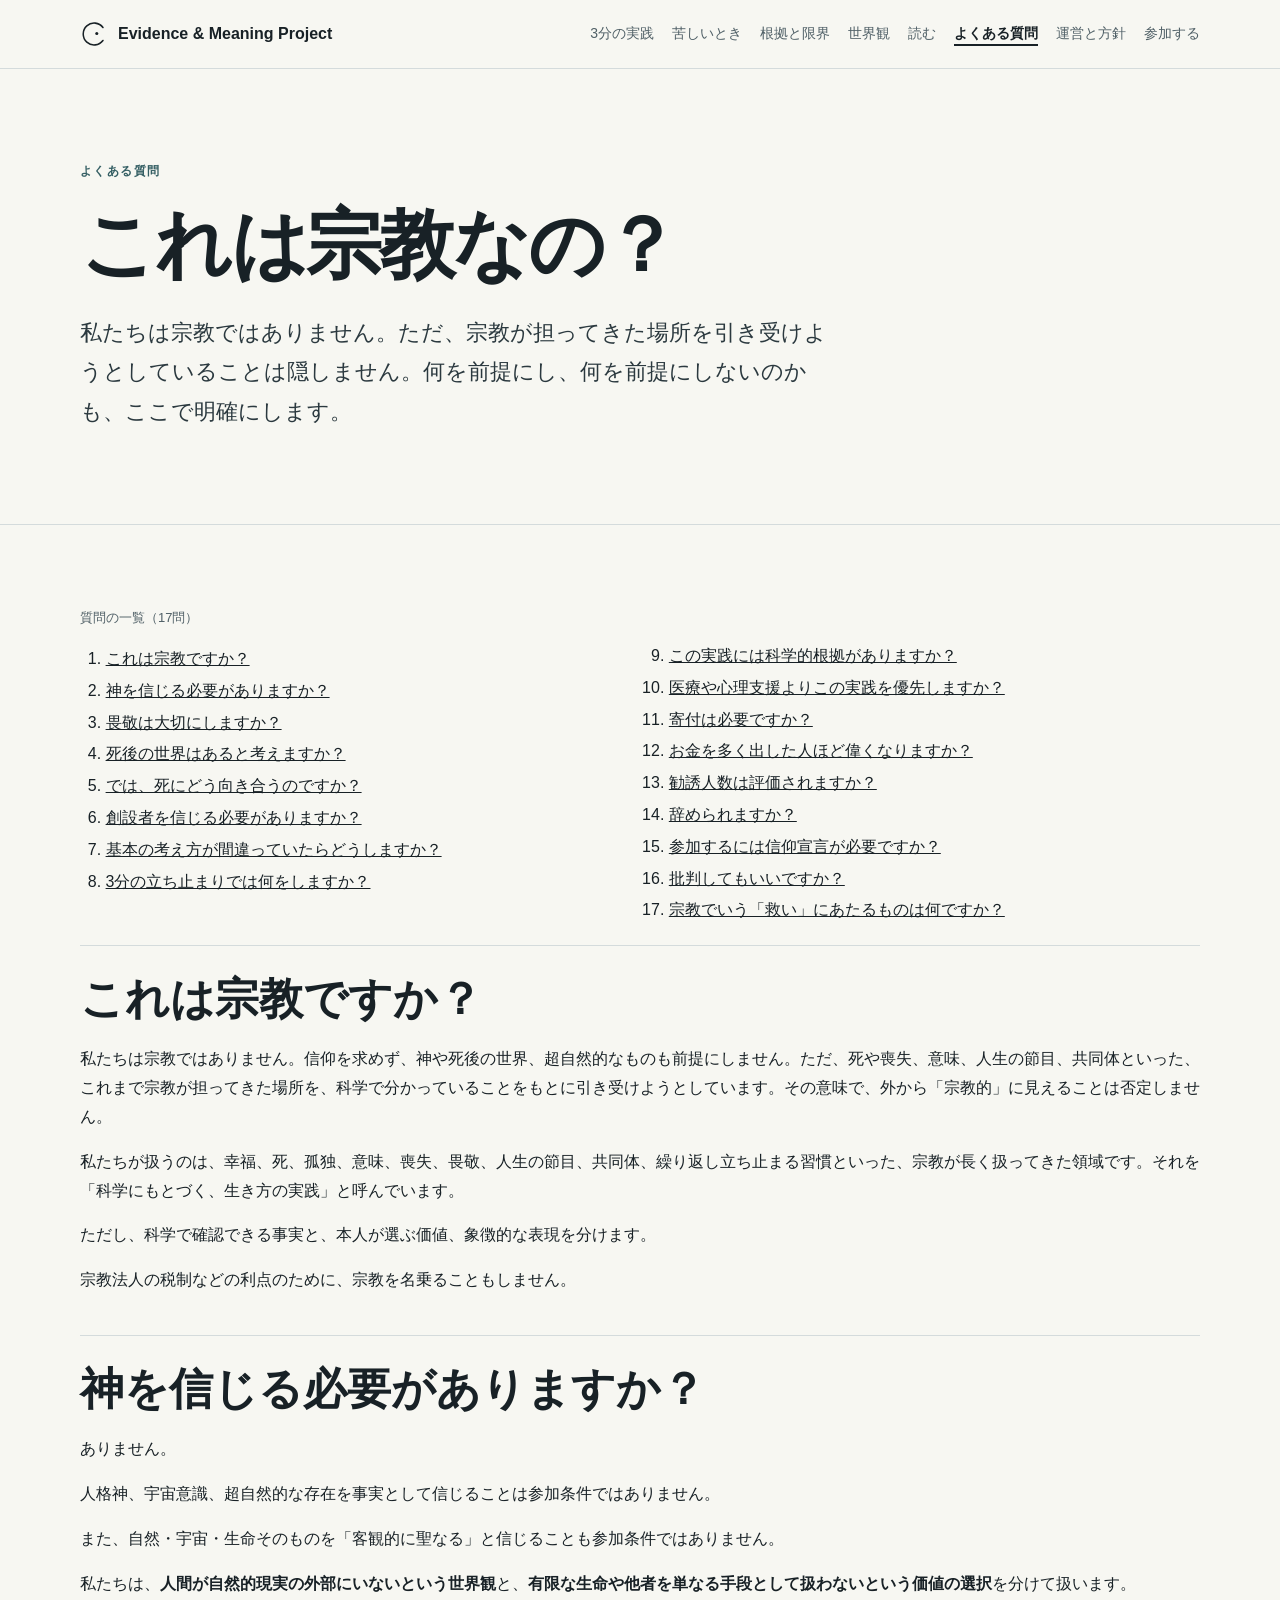
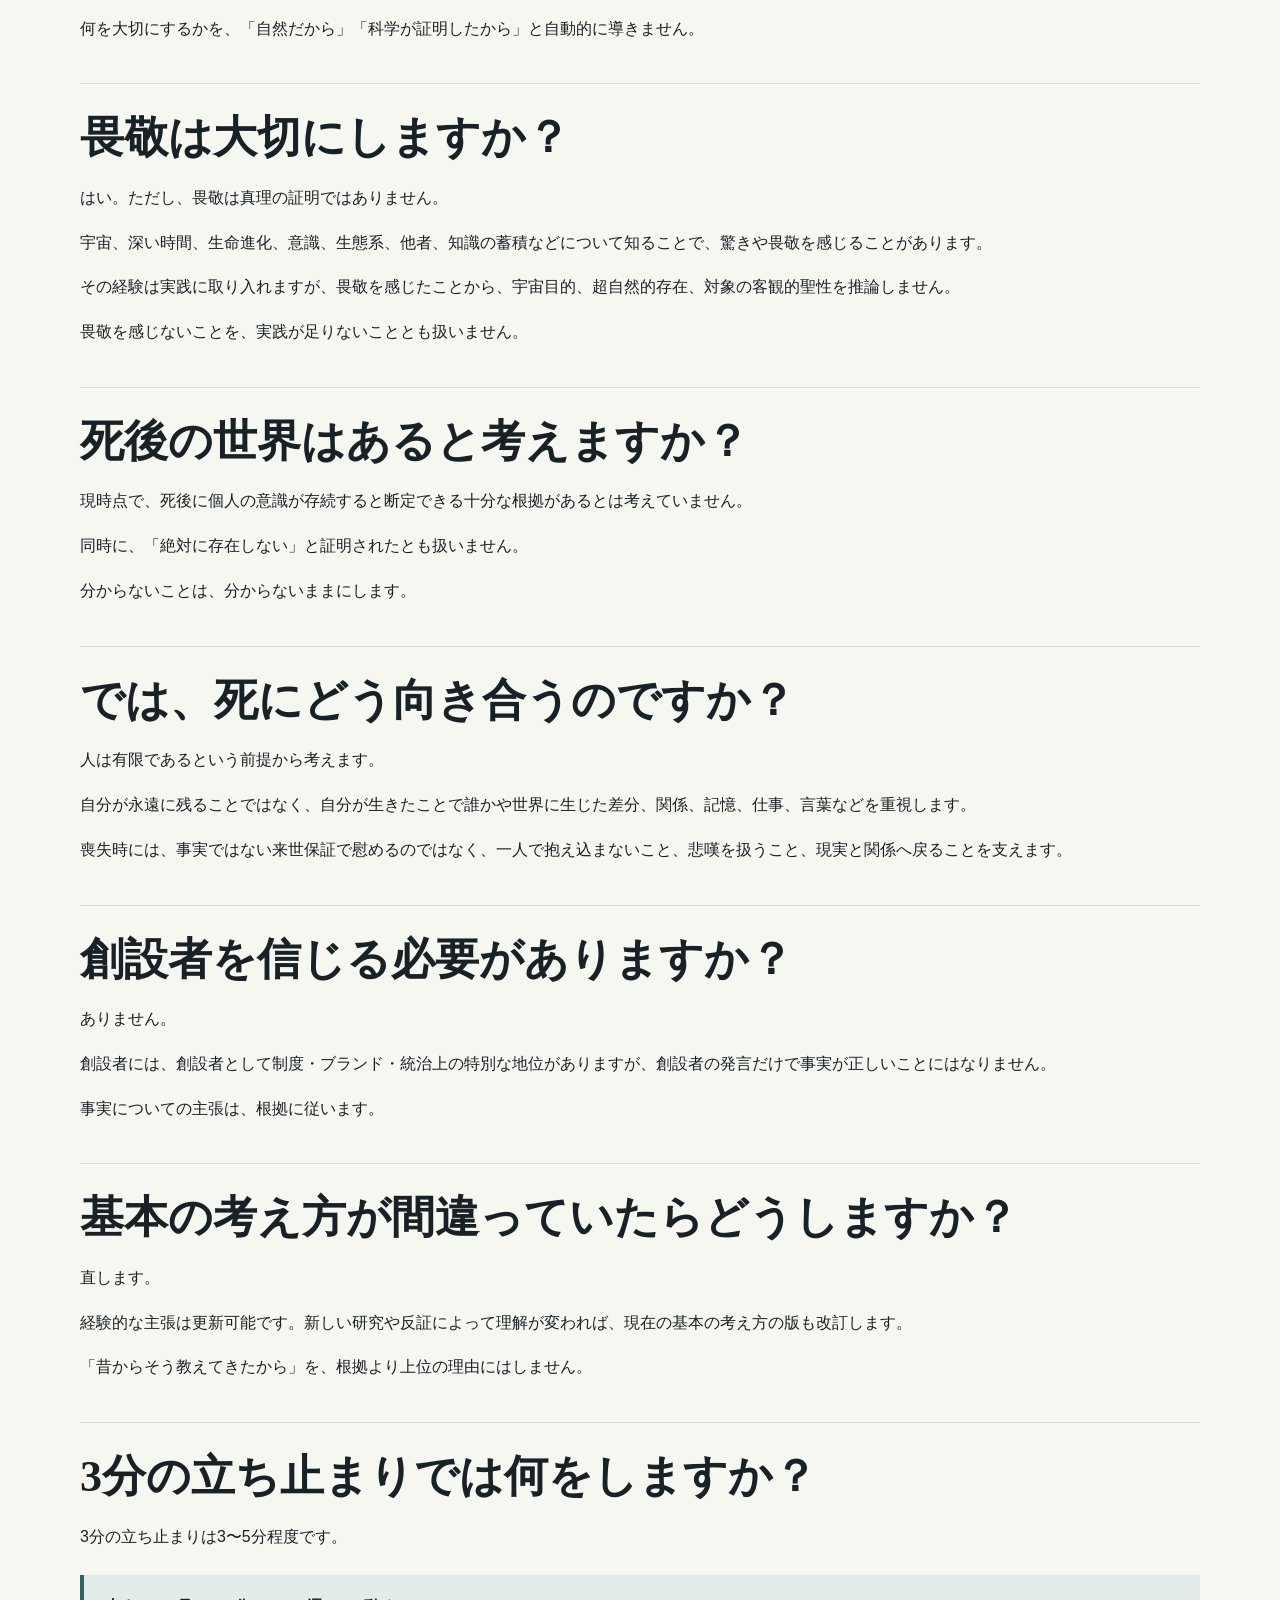
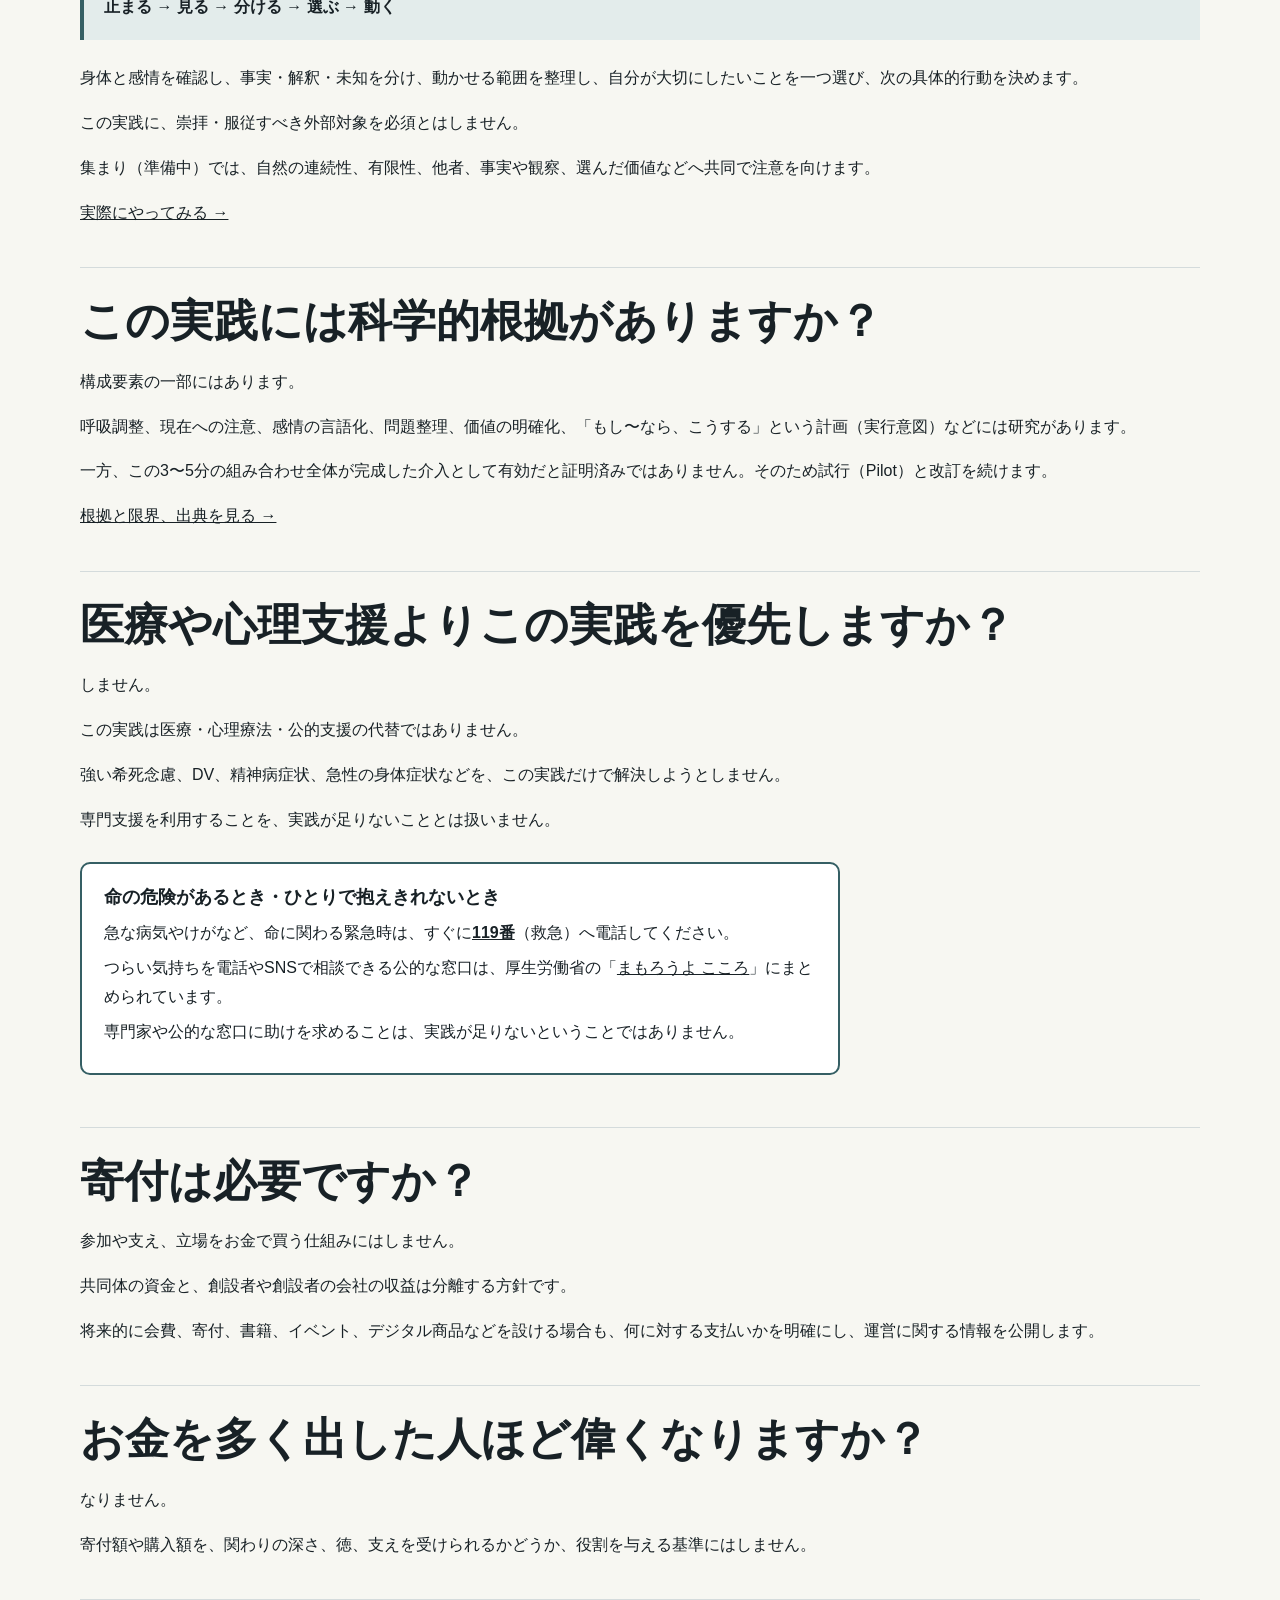
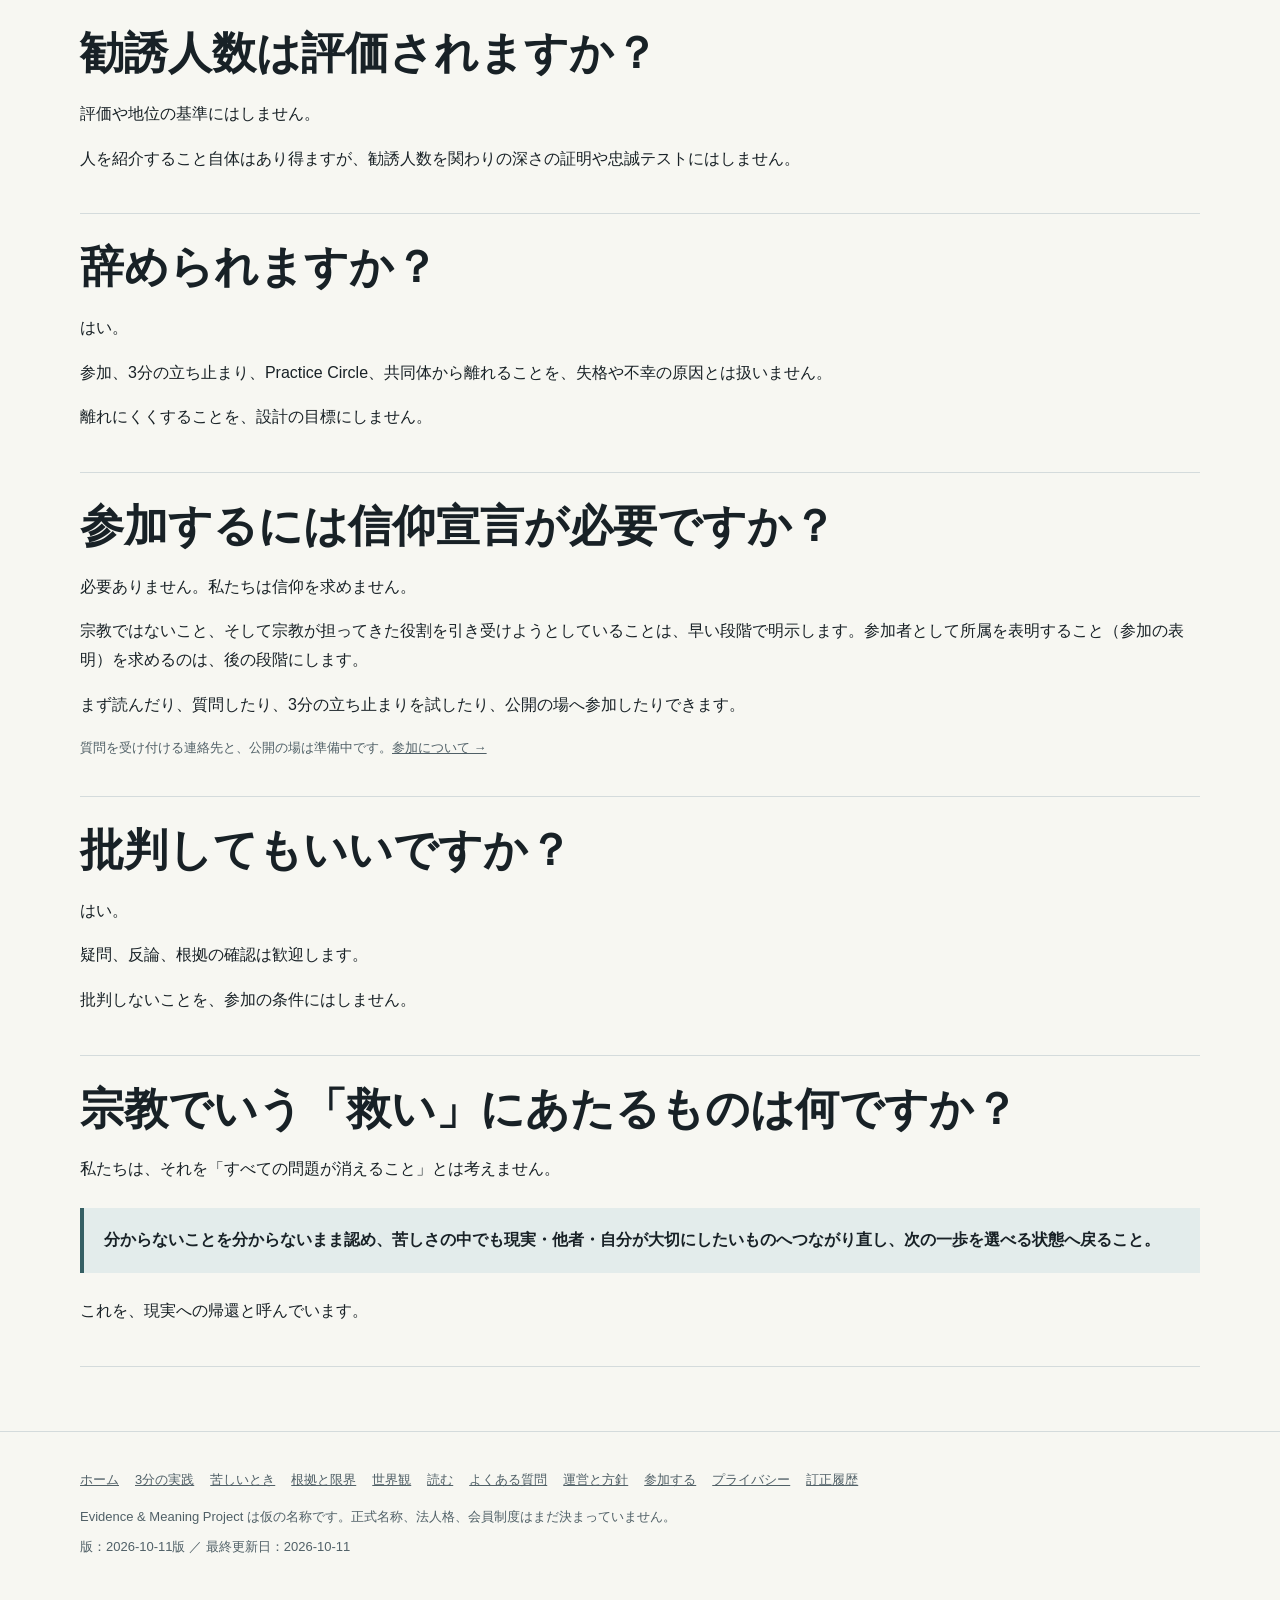
<file: site/faq/index.html>
<!doctype html>
<html lang="ja">
<head>
  <meta charset="utf-8">
  <meta name="viewport" content="width=device-width, initial-scale=1">
  <title>これは宗教なの？ よくある質問 — Evidence &amp; Meaning Project</title>
  <meta name="description" content="宗教との違い、神、死後、創設者、3分の立ち止まり、科学的根拠、医療、寄付、勧誘、やめ方、批判についてのよくある質問。">
  <meta property="og:title" content="これは宗教なの？ よくある質問 — Evidence &amp; Meaning Project">
  <meta property="og:description" content="宗教との違い、神、死後、創設者、3分の立ち止まり、科学的根拠、医療、寄付、勧誘、やめ方、批判についてのよくある質問。">
  <meta property="og:type" content="website">
  <meta property="og:locale" content="ja_JP">
  <meta property="og:site_name" content="Evidence &amp; Meaning Project">
  <meta name="twitter:card" content="summary">
  <link rel="stylesheet" href="../assets/site.css">
</head>
<body>
<a class="skip-link" href="#main">本文へ移動</a>
<header class="site-header"><div class="container nav">
  <a class="brand" href="../"><svg class="mark" viewBox="0 0 100 100" aria-hidden="true" focusable="false"><path d="M82 73 A39 39 0 1 1 82 27" fill="none" stroke="currentColor" stroke-width="5.5" stroke-linecap="round"/><circle cx="60" cy="48" r="5.5" fill="currentColor"/></svg><span>Evidence &amp; Meaning Project</span></a>
  <nav class="links" aria-label="サイト内の主なページ"><a href="../practice/">3分の実践</a><a href="../refuge/">苦しいとき</a><a href="../evidence/">根拠と限界</a><a href="../worldview/">世界観</a><a href="../articles/">読む</a><a href="../faq/" aria-current="page">よくある質問</a><a href="../trust/">運営と方針</a><a href="../participate/">参加する</a></nav>
</div></header>

<main id="main">
<section class="hero"><div class="container">
  <p class="eyebrow">よくある質問</p>
  <h1>これは宗教なの？</h1>
  <p class="lead">私たちは宗教ではありません。ただ、宗教が担ってきた場所を引き受けようとしていることは隠しません。何を前提にし、何を前提にしないのかも、ここで明確にします。</p>
</div></section>
<section class="section"><div class="container">
  <nav aria-labelledby="faq-toc-title" class="qa-toc"><p id="faq-toc-title" class="meta">質問の一覧（17問）</p><ol><li><a href="#q1">これは宗教ですか？</a></li><li><a href="#q2">神を信じる必要がありますか？</a></li><li><a href="#q3">畏敬は大切にしますか？</a></li><li><a href="#q4">死後の世界はあると考えますか？</a></li><li><a href="#q5">では、死にどう向き合うのですか？</a></li><li><a href="#q6">創設者を信じる必要がありますか？</a></li><li><a href="#q7">基本の考え方が間違っていたらどうしますか？</a></li><li><a href="#q8">3分の立ち止まりでは何をしますか？</a></li><li><a href="#q9">この実践には科学的根拠がありますか？</a></li><li><a href="#q10">医療や心理支援よりこの実践を優先しますか？</a></li><li><a href="#q11">寄付は必要ですか？</a></li><li><a href="#q12">お金を多く出した人ほど偉くなりますか？</a></li><li><a href="#q13">勧誘人数は評価されますか？</a></li><li><a href="#q14">辞められますか？</a></li><li><a href="#q15">参加するには信仰宣言が必要ですか？</a></li><li><a href="#q16">批判してもいいですか？</a></li><li><a href="#q17">宗教でいう「救い」にあたるものは何ですか？</a></li></ol></nav>
<article class="qa" id="q1"><h2>これは宗教ですか？</h2>
<p>私たちは宗教ではありません。信仰を求めず、神や死後の世界、超自然的なものも前提にしません。ただ、死や喪失、意味、人生の節目、共同体といった、これまで宗教が担ってきた場所を、科学で分かっていることをもとに引き受けようとしています。その意味で、外から「宗教的」に見えることは否定しません。</p>
<p>私たちが扱うのは、幸福、死、孤独、意味、喪失、畏敬、人生の節目、共同体、繰り返し立ち止まる習慣といった、宗教が長く扱ってきた領域です。それを「科学にもとづく、生き方の実践」と呼んでいます。</p>
<p>ただし、科学で確認できる事実と、本人が選ぶ価値、象徴的な表現を分けます。</p>
<p>宗教法人の税制などの利点のために、宗教を名乗ることもしません。</p>
</article>
<article class="qa" id="q2"><h2>神を信じる必要がありますか？</h2>
<p>ありません。</p>
<p>人格神、宇宙意識、超自然的な存在を事実として信じることは参加条件ではありません。</p>
<p>また、自然・宇宙・生命そのものを「客観的に聖なる」と信じることも参加条件ではありません。</p>
<p>私たちは、<strong>人間が自然的現実の外部にいないという世界観</strong>と、<strong>有限な生命や他者を単なる手段として扱わないという価値の選択</strong>を分けて扱います。</p>
<p>何を大切にするかを、「自然だから」「科学が証明したから」と自動的に導きません。</p>
</article>
<article class="qa" id="q3"><h2>畏敬は大切にしますか？</h2>
<p>はい。ただし、畏敬は真理の証明ではありません。</p>
<p>宇宙、深い時間、生命進化、意識、生態系、他者、知識の蓄積などについて知ることで、驚きや畏敬を感じることがあります。</p>
<p>その経験は実践に取り入れますが、畏敬を感じたことから、宇宙目的、超自然的存在、対象の客観的聖性を推論しません。</p>
<p>畏敬を感じないことを、実践が足りないこととも扱いません。</p>
</article>
<article class="qa" id="q4"><h2>死後の世界はあると考えますか？</h2>
<p>現時点で、死後に個人の意識が存続すると断定できる十分な根拠があるとは考えていません。</p>
<p>同時に、「絶対に存在しない」と証明されたとも扱いません。</p>
<p>分からないことは、分からないままにします。</p>
</article>
<article class="qa" id="q5"><h2>では、死にどう向き合うのですか？</h2>
<p>人は有限であるという前提から考えます。</p>
<p>自分が永遠に残ることではなく、自分が生きたことで誰かや世界に生じた差分、関係、記憶、仕事、言葉などを重視します。</p>
<p>喪失時には、事実ではない来世保証で慰めるのではなく、一人で抱え込まないこと、悲嘆を扱うこと、現実と関係へ戻ることを支えます。</p>
</article>
<article class="qa" id="q6"><h2>創設者を信じる必要がありますか？</h2>
<p>ありません。</p>
<p>創設者には、創設者として制度・ブランド・統治上の特別な地位がありますが、創設者の発言だけで事実が正しいことにはなりません。</p>
<p>事実についての主張は、根拠に従います。</p>
</article>
<article class="qa" id="q7"><h2>基本の考え方が間違っていたらどうしますか？</h2>
<p>直します。</p>
<p>経験的な主張は更新可能です。新しい研究や反証によって理解が変われば、現在の基本の考え方の版も改訂します。</p>
<p>「昔からそう教えてきたから」を、根拠より上位の理由にはしません。</p>
</article>
<article class="qa" id="q8"><h2>3分の立ち止まりでは何をしますか？</h2>
<p>3分の立ち止まりは3〜5分程度です。</p>
<div class="notice"><strong>止まる → 見る → 分ける → 選ぶ → 動く</strong></div>
<p>身体と感情を確認し、事実・解釈・未知を分け、動かせる範囲を整理し、自分が大切にしたいことを一つ選び、次の具体的行動を決めます。</p>
<p>この実践に、崇拝・服従すべき外部対象を必須とはしません。</p>
<p>集まり（準備中）では、自然の連続性、有限性、他者、事実や観察、選んだ価値などへ共同で注意を向けます。</p>
<p><a href="../practice/">実際にやってみる →</a></p>
</article>
<article class="qa" id="q9"><h2>この実践には科学的根拠がありますか？</h2>
<p>構成要素の一部にはあります。</p>
<p>呼吸調整、現在への注意、感情の言語化、問題整理、価値の明確化、「もし〜なら、こうする」という計画（実行意図）などには研究があります。</p>
<p>一方、この3〜5分の組み合わせ全体が完成した介入として有効だと証明済みではありません。そのため試行（Pilot）と改訂を続けます。</p>
<p><a href="../evidence/">根拠と限界、出典を見る →</a></p>
</article>
<article class="qa" id="q10"><h2>医療や心理支援よりこの実践を優先しますか？</h2>
<p>しません。</p>
<p>この実践は医療・心理療法・公的支援の代替ではありません。</p>
<p>強い希死念慮、DV、精神病症状、急性の身体症状などを、この実践だけで解決しようとしません。</p>
<p>専門支援を利用することを、実践が足りないこととは扱いません。</p>
<aside class="help" aria-labelledby="faq-help-title">
  <h3 id="faq-help-title">命の危険があるとき・ひとりで抱えきれないとき</h3>
  <p>急な病気やけがなど、命に関わる緊急時は、すぐに<a href="tel:119"><strong>119番</strong></a>（救急）へ電話してください。</p>
  <p>つらい気持ちを電話やSNSで相談できる公的な窓口は、厚生労働省の「<a href="https://www.mhlw.go.jp/mamorouyokokoro/" rel="noopener">まもろうよ こころ</a>」にまとめられています。</p>
  <p>専門家や公的な窓口に助けを求めることは、実践が足りないということではありません。</p>
</aside>
</article>
<article class="qa" id="q11"><h2>寄付は必要ですか？</h2>
<p>参加や支え、立場をお金で買う仕組みにはしません。</p>
<p>共同体の資金と、創設者や創設者の会社の収益は分離する方針です。</p>
<p>将来的に会費、寄付、書籍、イベント、デジタル商品などを設ける場合も、何に対する支払いかを明確にし、運営に関する情報を公開します。</p>
</article>
<article class="qa" id="q12"><h2>お金を多く出した人ほど偉くなりますか？</h2>
<p>なりません。</p>
<p>寄付額や購入額を、関わりの深さ、徳、支えを受けられるかどうか、役割を与える基準にはしません。</p>
</article>
<article class="qa" id="q13"><h2>勧誘人数は評価されますか？</h2>
<p>評価や地位の基準にはしません。</p>
<p>人を紹介すること自体はあり得ますが、勧誘人数を関わりの深さの証明や忠誠テストにはしません。</p>
</article>
<article class="qa" id="q14"><h2>辞められますか？</h2>
<p>はい。</p>
<p>参加、3分の立ち止まり、Practice Circle、共同体から離れることを、失格や不幸の原因とは扱いません。</p>
<p>離れにくくすることを、設計の目標にしません。</p>
</article>
<article class="qa" id="q15"><h2>参加するには信仰宣言が必要ですか？</h2>
<p>必要ありません。私たちは信仰を求めません。</p>
<p>宗教ではないこと、そして宗教が担ってきた役割を引き受けようとしていることは、早い段階で明示します。参加者として所属を表明すること（参加の表明）を求めるのは、後の段階にします。</p>
<p>まず読んだり、質問したり、3分の立ち止まりを試したり、公開の場へ参加したりできます。</p>
<p class="meta">質問を受け付ける連絡先と、公開の場は準備中です。<a href="../participate/">参加について →</a></p>
</article>
<article class="qa" id="q16"><h2>批判してもいいですか？</h2>
<p>はい。</p>
<p>疑問、反論、根拠の確認は歓迎します。</p>
<p>批判しないことを、参加の条件にはしません。</p>
</article>
<article class="qa" id="q17"><h2>宗教でいう「救い」にあたるものは何ですか？</h2>
<p>私たちは、それを「すべての問題が消えること」とは考えません。</p>
<div class="notice"><strong>分からないことを分からないまま認め、苦しさの中でも現実・他者・自分が大切にしたいものへつながり直し、次の一歩を選べる状態へ戻ること。</strong></div>
<p>これを、現実への帰還と呼んでいます。</p>
</article>
</div></section>
</main>

<footer class="footer"><div class="container">
  <nav class="footer-links" aria-label="フッターのリンク"><a href="../">ホーム</a><a href="../practice/">3分の実践</a><a href="../refuge/">苦しいとき</a><a href="../evidence/">根拠と限界</a><a href="../worldview/">世界観</a><a href="../articles/">読む</a><a href="../faq/">よくある質問</a><a href="../trust/">運営と方針</a><a href="../participate/">参加する</a><a href="../trust/#privacy">プライバシー</a><a href="../trust/#corrections">訂正履歴</a></nav>
  <p>Evidence &amp; Meaning Project は仮の名称です。正式名称、法人格、会員制度はまだ決まっていません。</p>
  <p class="version">版：2026-10-11版 ／ 最終更新日：<time datetime="2026-10-11">2026-10-11</time></p>
</div></footer>
</body>
</html>
</file>
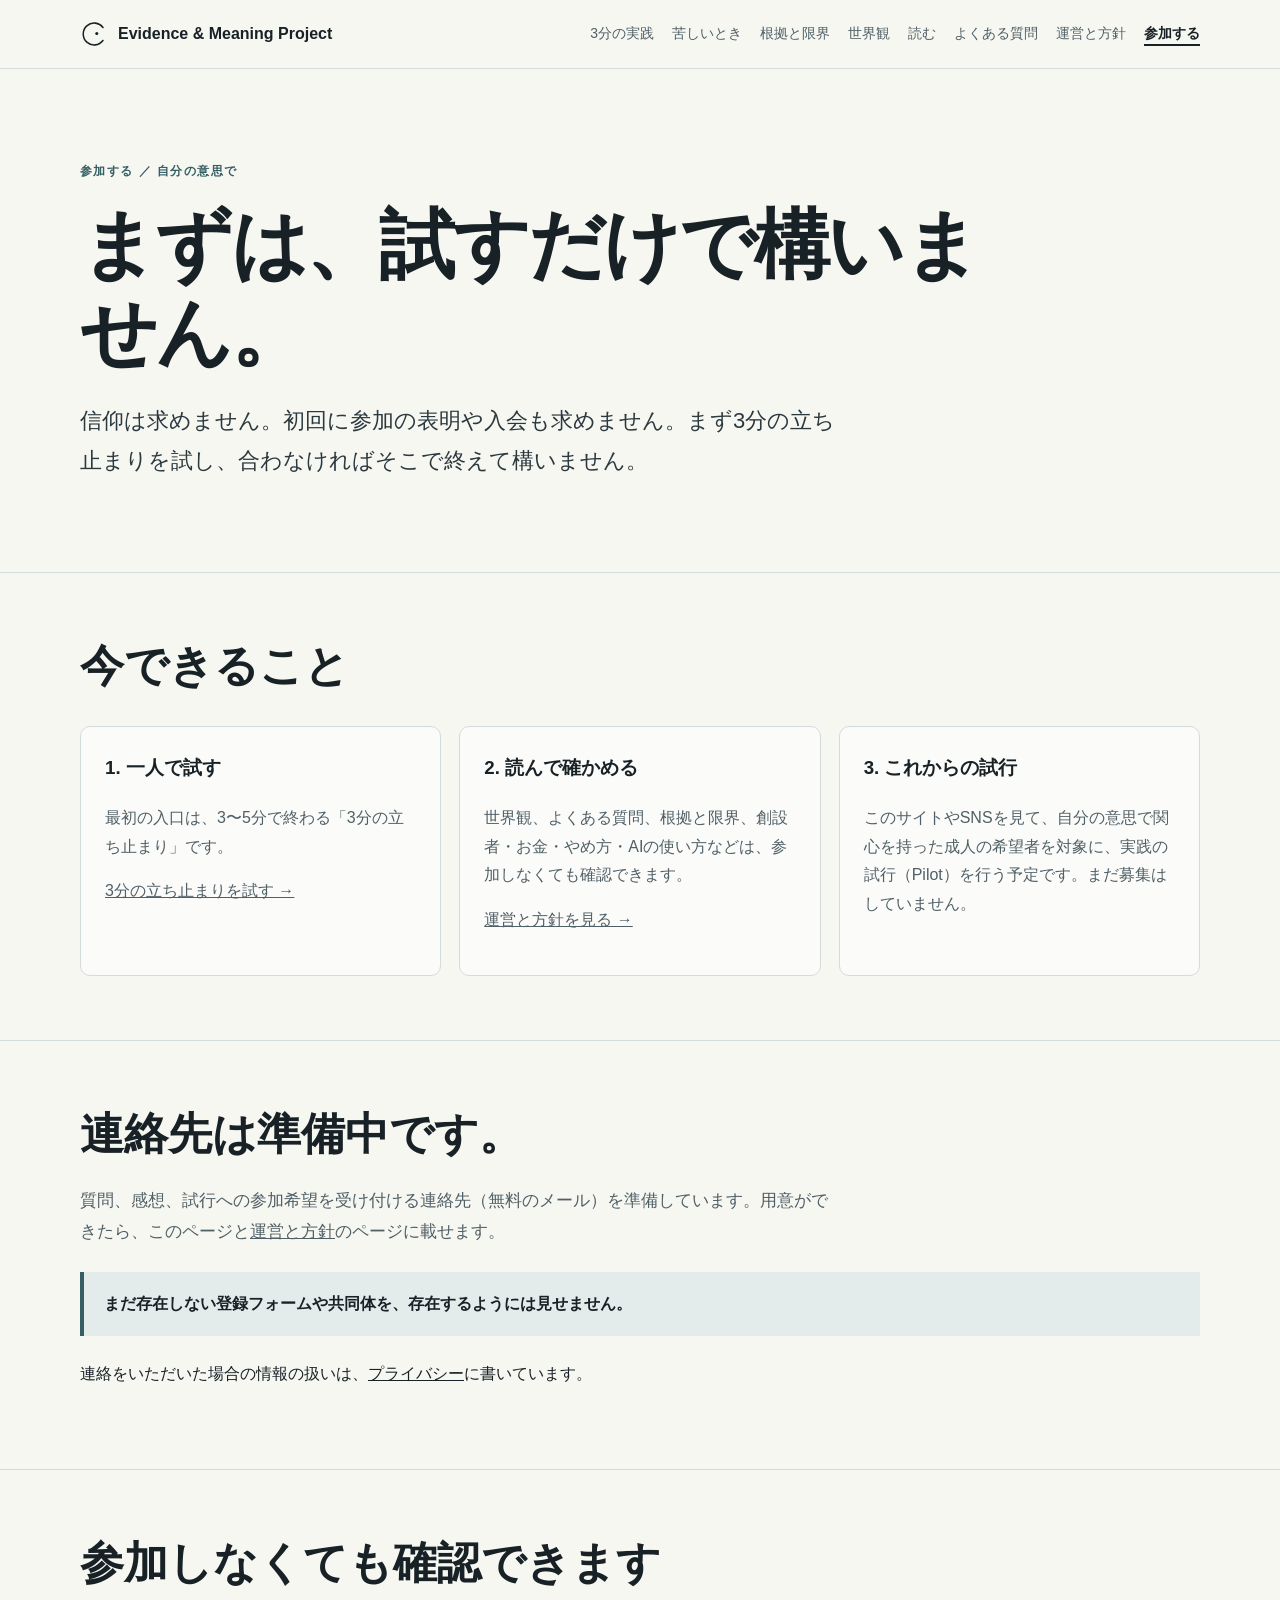
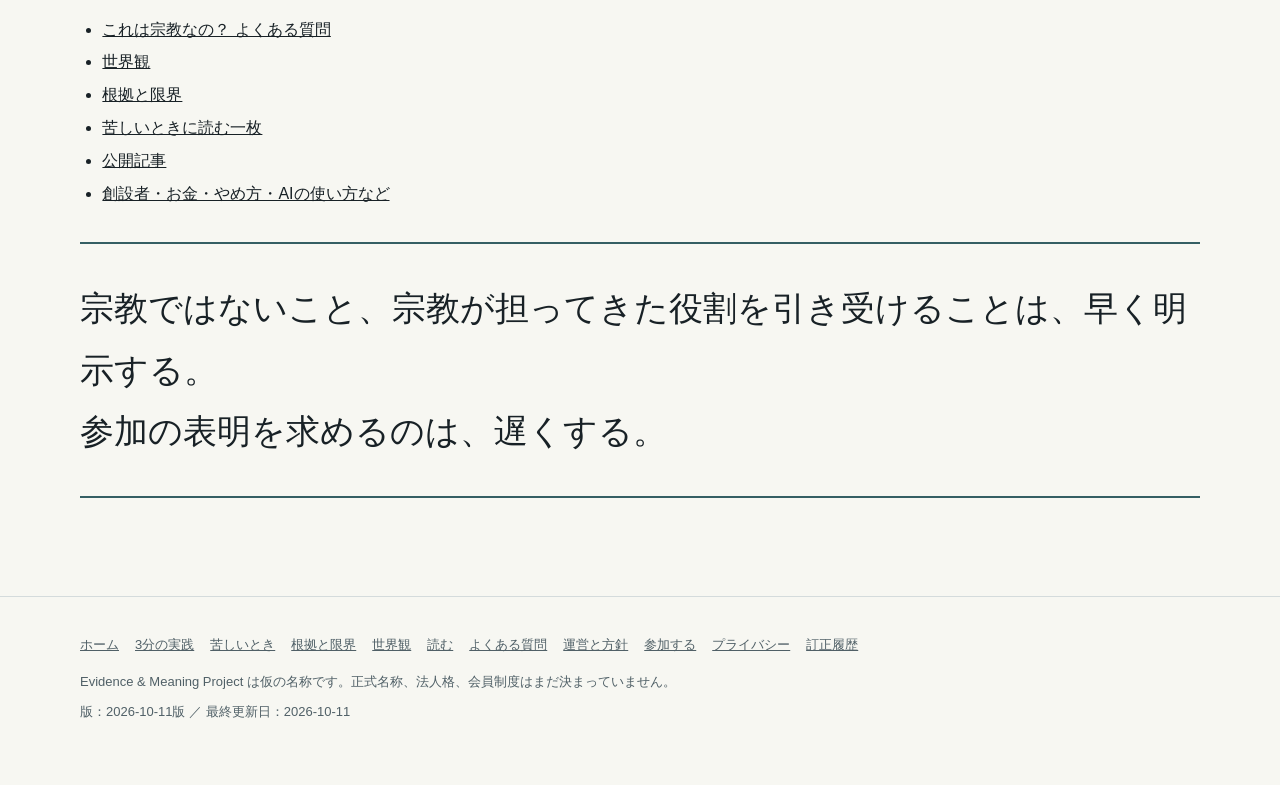
<file: site/participate/index.html>
<!doctype html>
<html lang="ja">
<head>
  <meta charset="utf-8">
  <meta name="viewport" content="width=device-width, initial-scale=1">
  <title>参加する — Evidence &amp; Meaning Project</title>
  <meta name="description" content="参加の表明や入会の前に、3分の立ち止まりを試し、読んで確かめるための案内。連絡先は準備中です。">
  <meta property="og:title" content="参加する — Evidence &amp; Meaning Project">
  <meta property="og:description" content="参加の表明や入会の前に、3分の立ち止まりを試し、読んで確かめるための案内。連絡先は準備中です。">
  <meta property="og:type" content="website">
  <meta property="og:locale" content="ja_JP">
  <meta property="og:site_name" content="Evidence &amp; Meaning Project">
  <meta name="twitter:card" content="summary">
  <link rel="stylesheet" href="../assets/site.css">
</head>
<body>
<a class="skip-link" href="#main">本文へ移動</a>
<header class="site-header"><div class="container nav">
  <a class="brand" href="../"><svg class="mark" viewBox="0 0 100 100" aria-hidden="true" focusable="false"><path d="M82 73 A39 39 0 1 1 82 27" fill="none" stroke="currentColor" stroke-width="5.5" stroke-linecap="round"/><circle cx="60" cy="48" r="5.5" fill="currentColor"/></svg><span>Evidence &amp; Meaning Project</span></a>
  <nav class="links" aria-label="サイト内の主なページ"><a href="../practice/">3分の実践</a><a href="../refuge/">苦しいとき</a><a href="../evidence/">根拠と限界</a><a href="../worldview/">世界観</a><a href="../articles/">読む</a><a href="../faq/">よくある質問</a><a href="../trust/">運営と方針</a><a href="../participate/" aria-current="page">参加する</a></nav>
</div></header>

<main id="main">
<section class="hero"><div class="container">
  <p class="eyebrow">参加する ／ 自分の意思で</p>
  <h1>まずは、試すだけで構いません。</h1>
  <p class="lead">信仰は求めません。初回に参加の表明や入会も求めません。まず3分の立ち止まりを試し、合わなければそこで終えて構いません。</p>
</div></section>
<section class="section"><div class="container">
  <h2>今できること</h2>
  <div class="grid">
    <article class="card"><h3>1. 一人で試す</h3><p>最初の入口は、3〜5分で終わる「3分の立ち止まり」です。</p><p><a href="../practice/">3分の立ち止まりを試す →</a></p></article>
    <article class="card"><h3>2. 読んで確かめる</h3><p>世界観、よくある質問、根拠と限界、創設者・お金・やめ方・AIの使い方などは、参加しなくても確認できます。</p><p><a href="../trust/">運営と方針を見る →</a></p></article>
    <article class="card"><h3>3. これからの試行</h3><p>このサイトやSNSを見て、自分の意思で関心を持った成人の希望者を対象に、実践の試行（Pilot）を行う予定です。まだ募集はしていません。</p></article>
  </div>
</div></section>
<section class="section"><div class="container">
  <h2>連絡先は準備中です。</h2>
  <p class="section-intro">質問、感想、試行への参加希望を受け付ける連絡先（無料のメール）を準備しています。用意ができたら、このページと<a href="../trust/">運営と方針</a>のページに載せます。</p>
  <div class="notice"><strong>まだ存在しない登録フォームや共同体を、存在するようには見せません。</strong></div>
  <p>連絡をいただいた場合の情報の扱いは、<a href="../trust/#privacy">プライバシー</a>に書いています。</p>
</div></section>
<section class="section"><div class="container">
  <h2>参加しなくても確認できます</h2>
  <ul class="list">
    <li><a href="../faq/">これは宗教なの？ よくある質問</a></li>
    <li><a href="../worldview/">世界観</a></li>
    <li><a href="../evidence/">根拠と限界</a></li>
    <li><a href="../refuge/">苦しいときに読む一枚</a></li>
    <li><a href="../articles/">公開記事</a></li>
    <li><a href="../trust/">創設者・お金・やめ方・AIの使い方など</a></li>
  </ul>
  <div class="mantra">宗教ではないこと、宗教が担ってきた役割を引き受けることは、早く明示する。<br>参加の表明を求めるのは、遅くする。</div>
</div></section>
</main>

<footer class="footer"><div class="container">
  <nav class="footer-links" aria-label="フッターのリンク"><a href="../">ホーム</a><a href="../practice/">3分の実践</a><a href="../refuge/">苦しいとき</a><a href="../evidence/">根拠と限界</a><a href="../worldview/">世界観</a><a href="../articles/">読む</a><a href="../faq/">よくある質問</a><a href="../trust/">運営と方針</a><a href="../participate/">参加する</a><a href="../trust/#privacy">プライバシー</a><a href="../trust/#corrections">訂正履歴</a></nav>
  <p>Evidence &amp; Meaning Project は仮の名称です。正式名称、法人格、会員制度はまだ決まっていません。</p>
  <p class="version">版：2026-10-11版 ／ 最終更新日：<time datetime="2026-10-11">2026-10-11</time></p>
</div></footer>
</body>
</html>
</file>
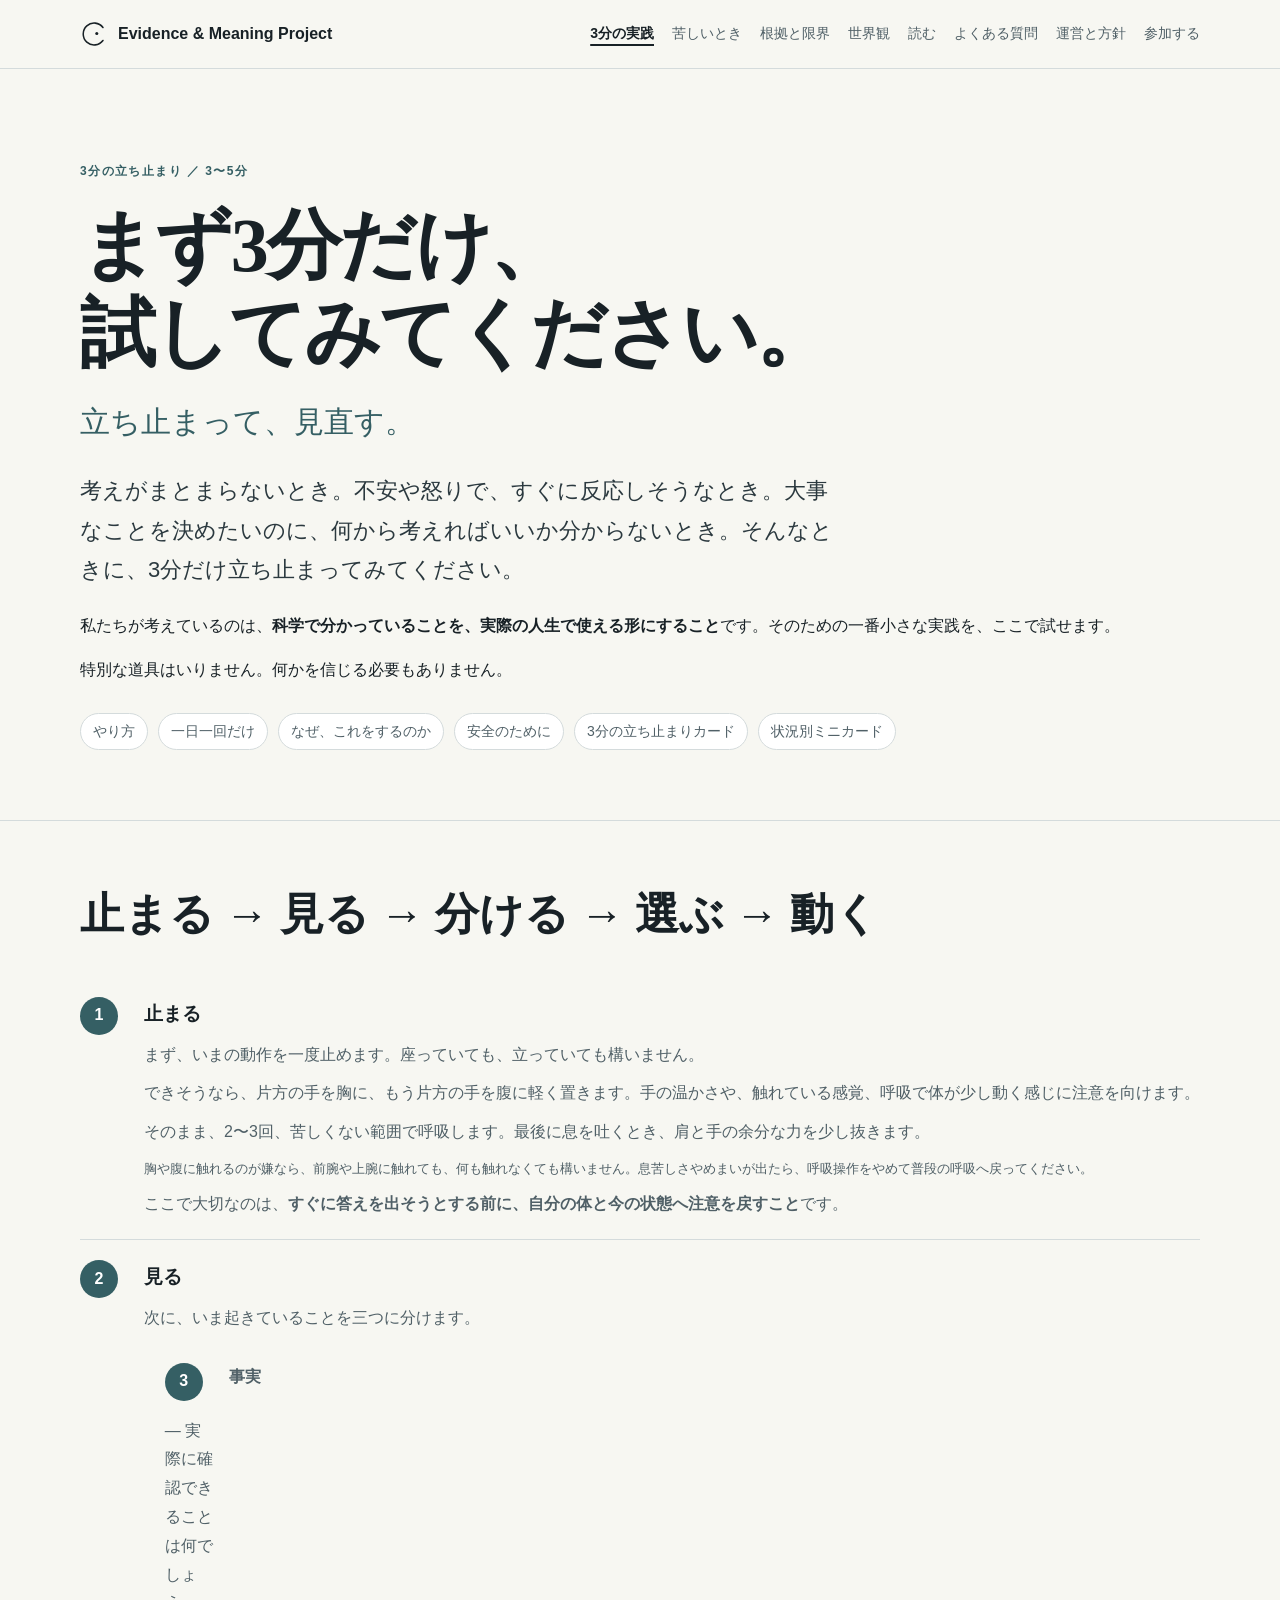
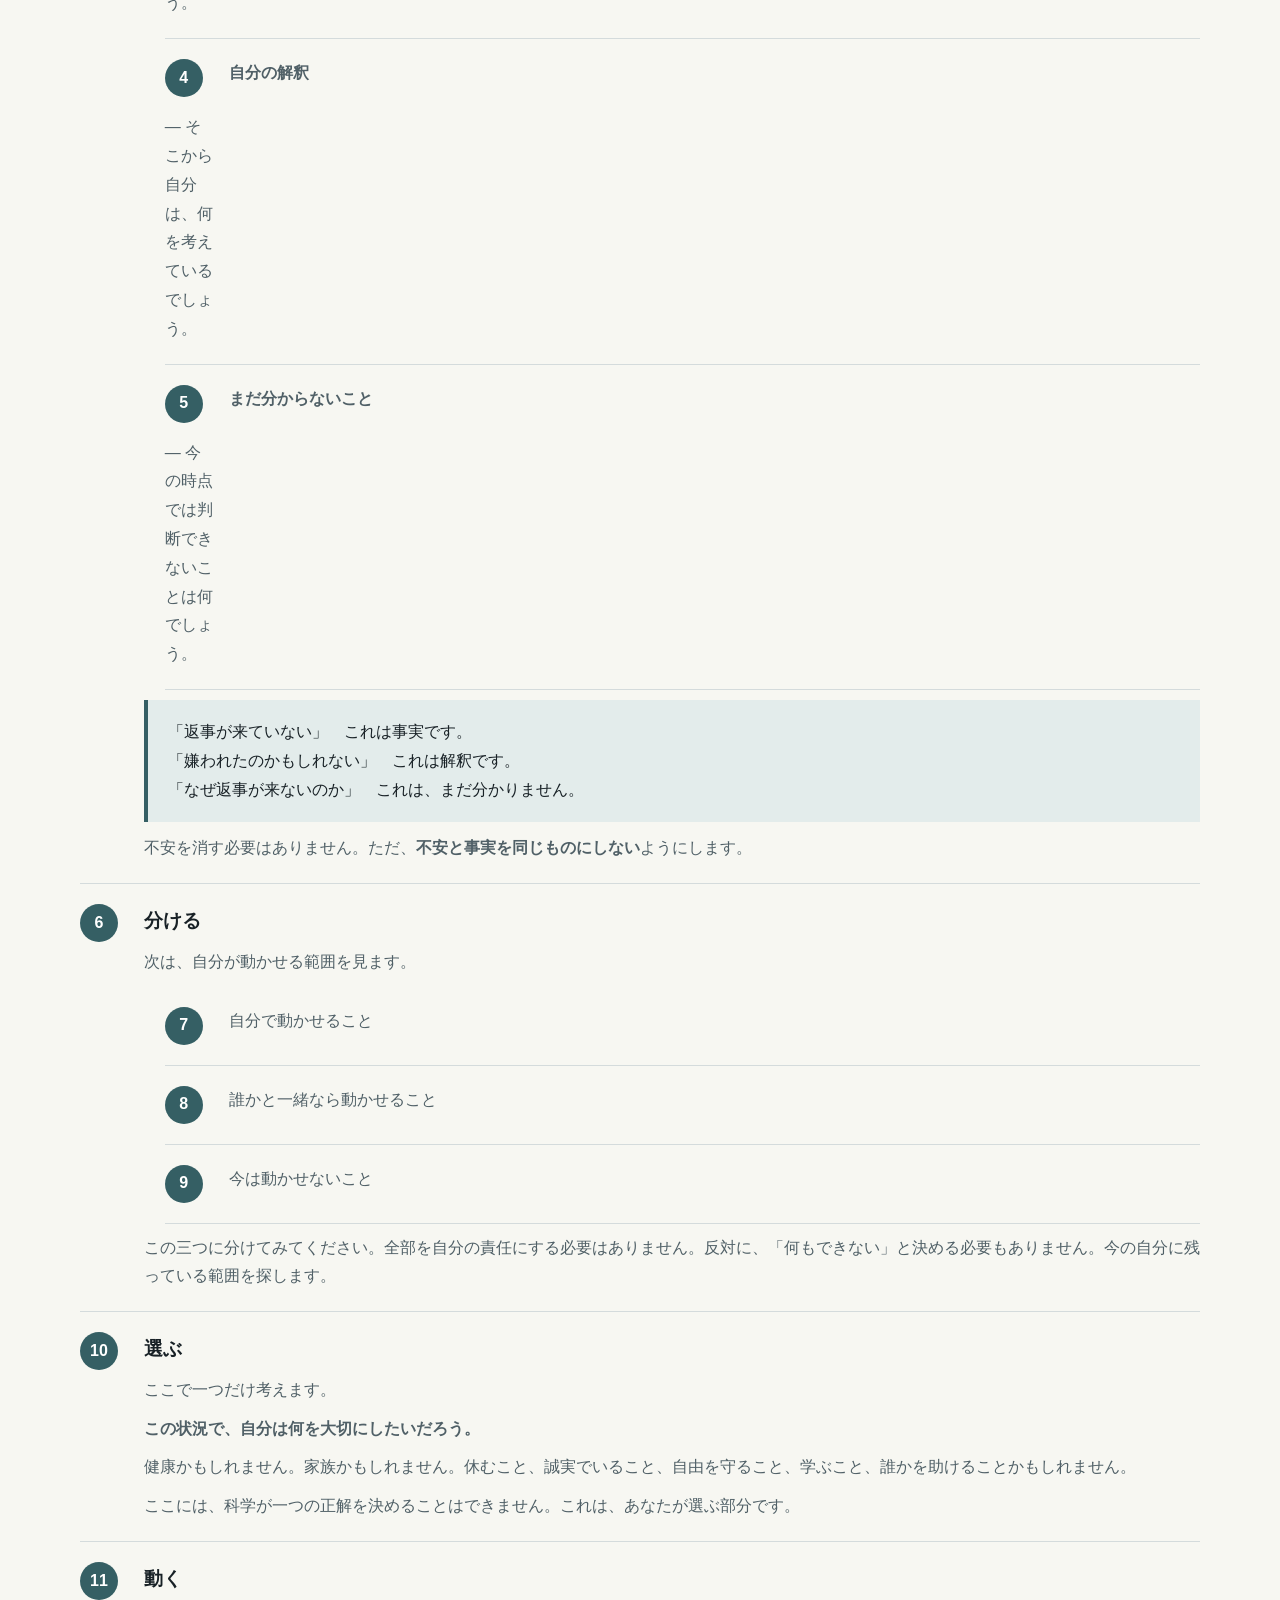
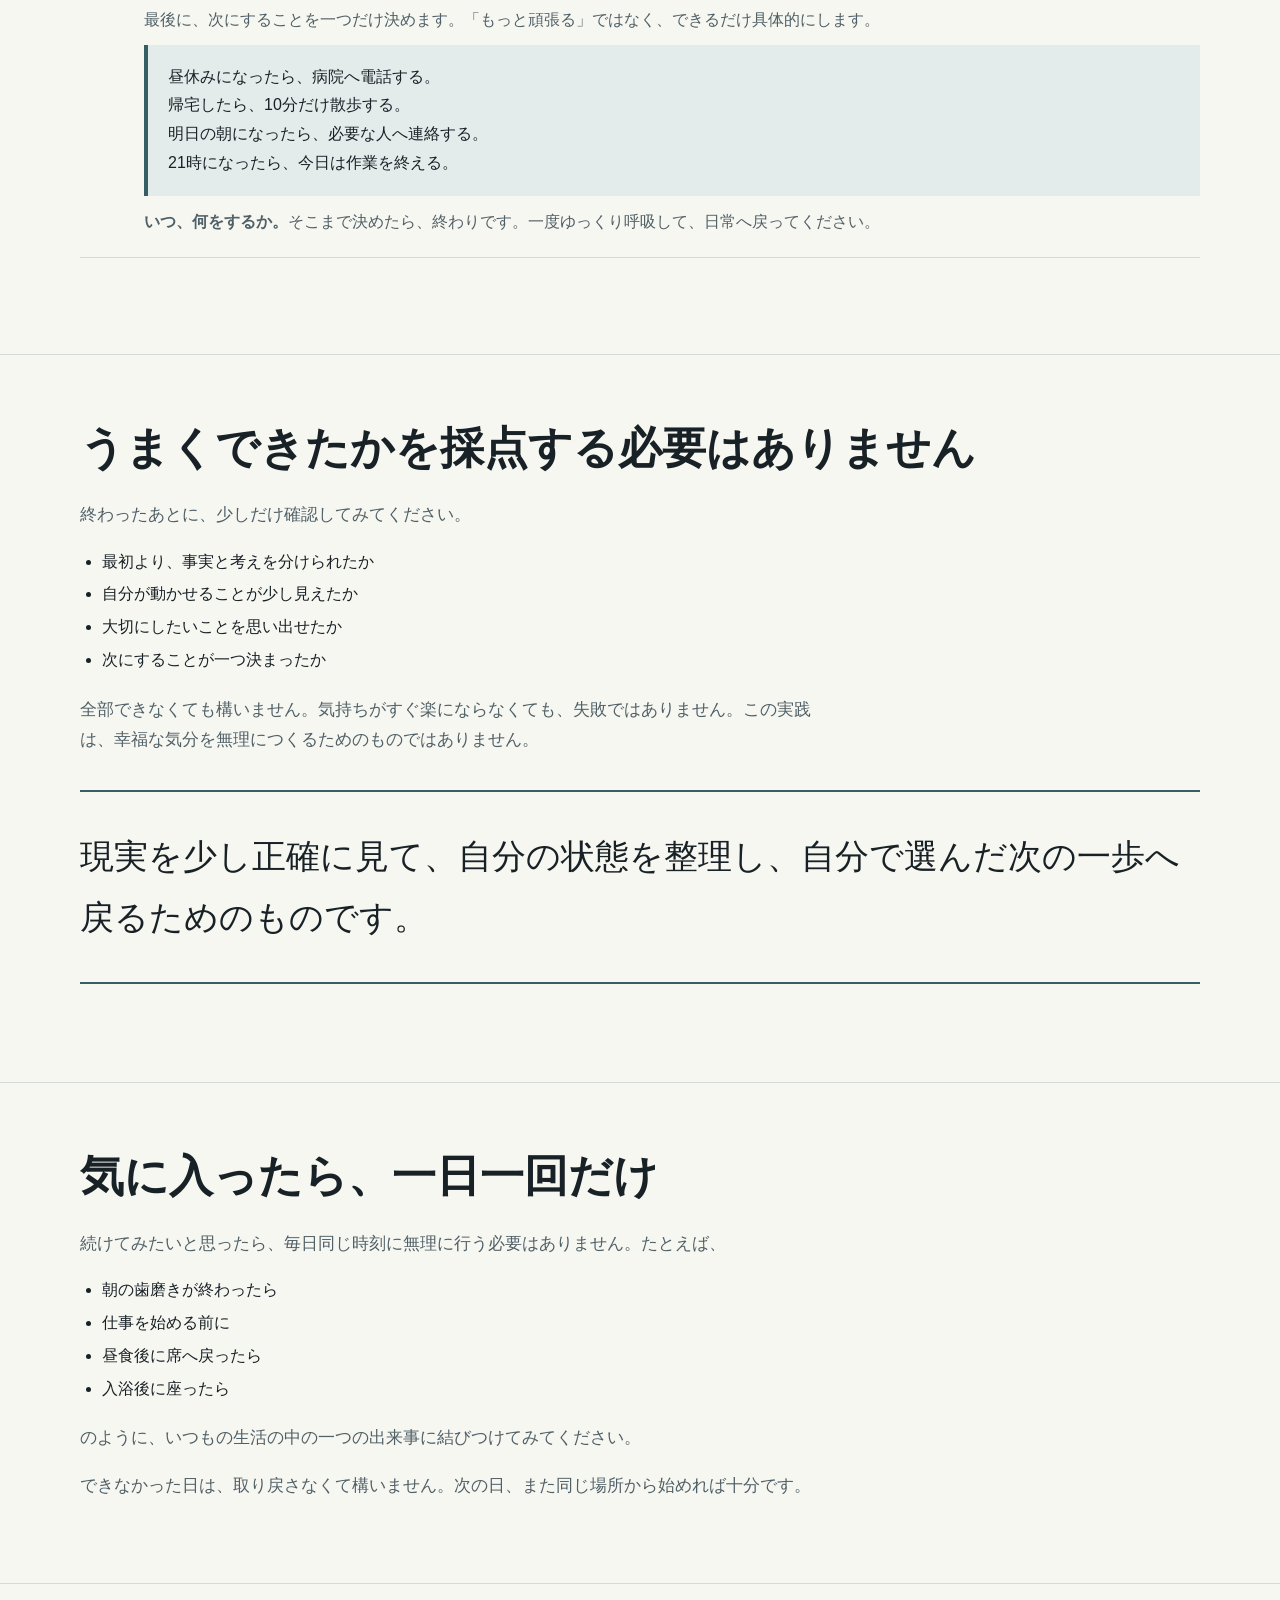
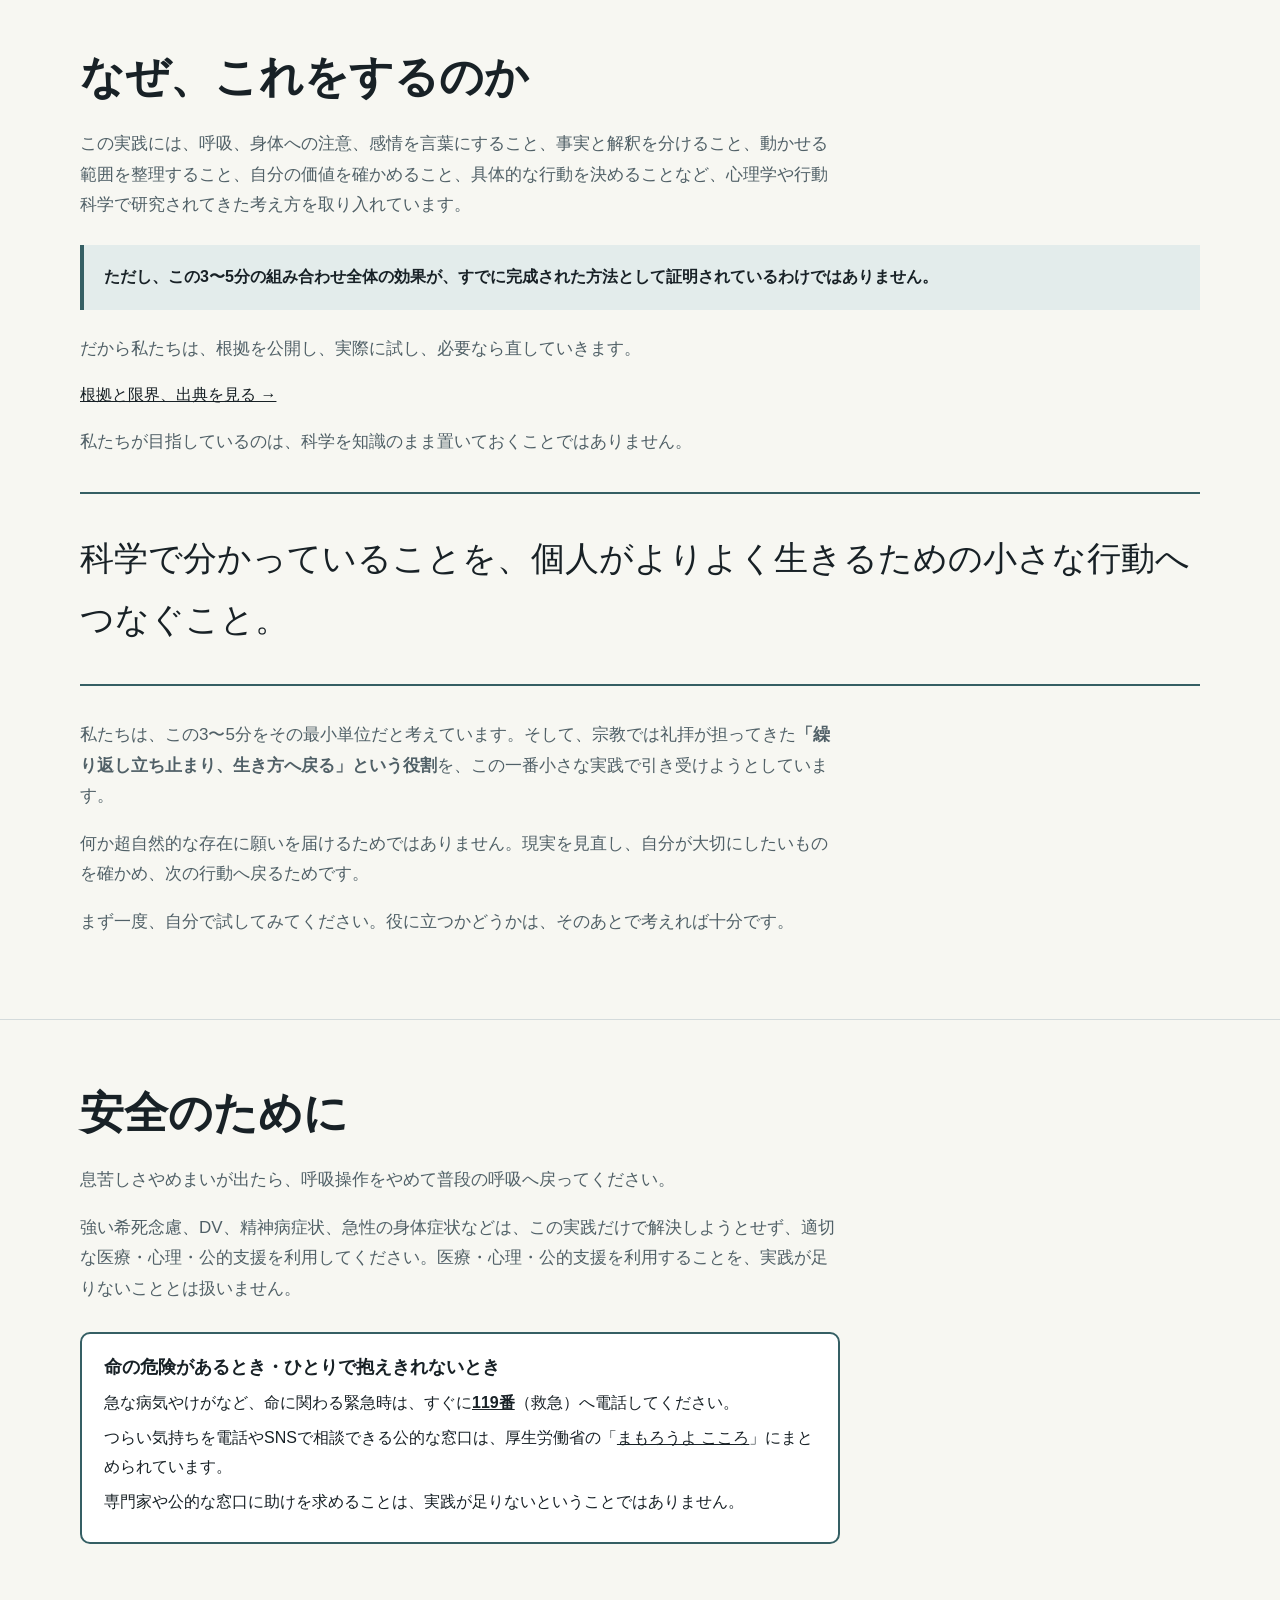
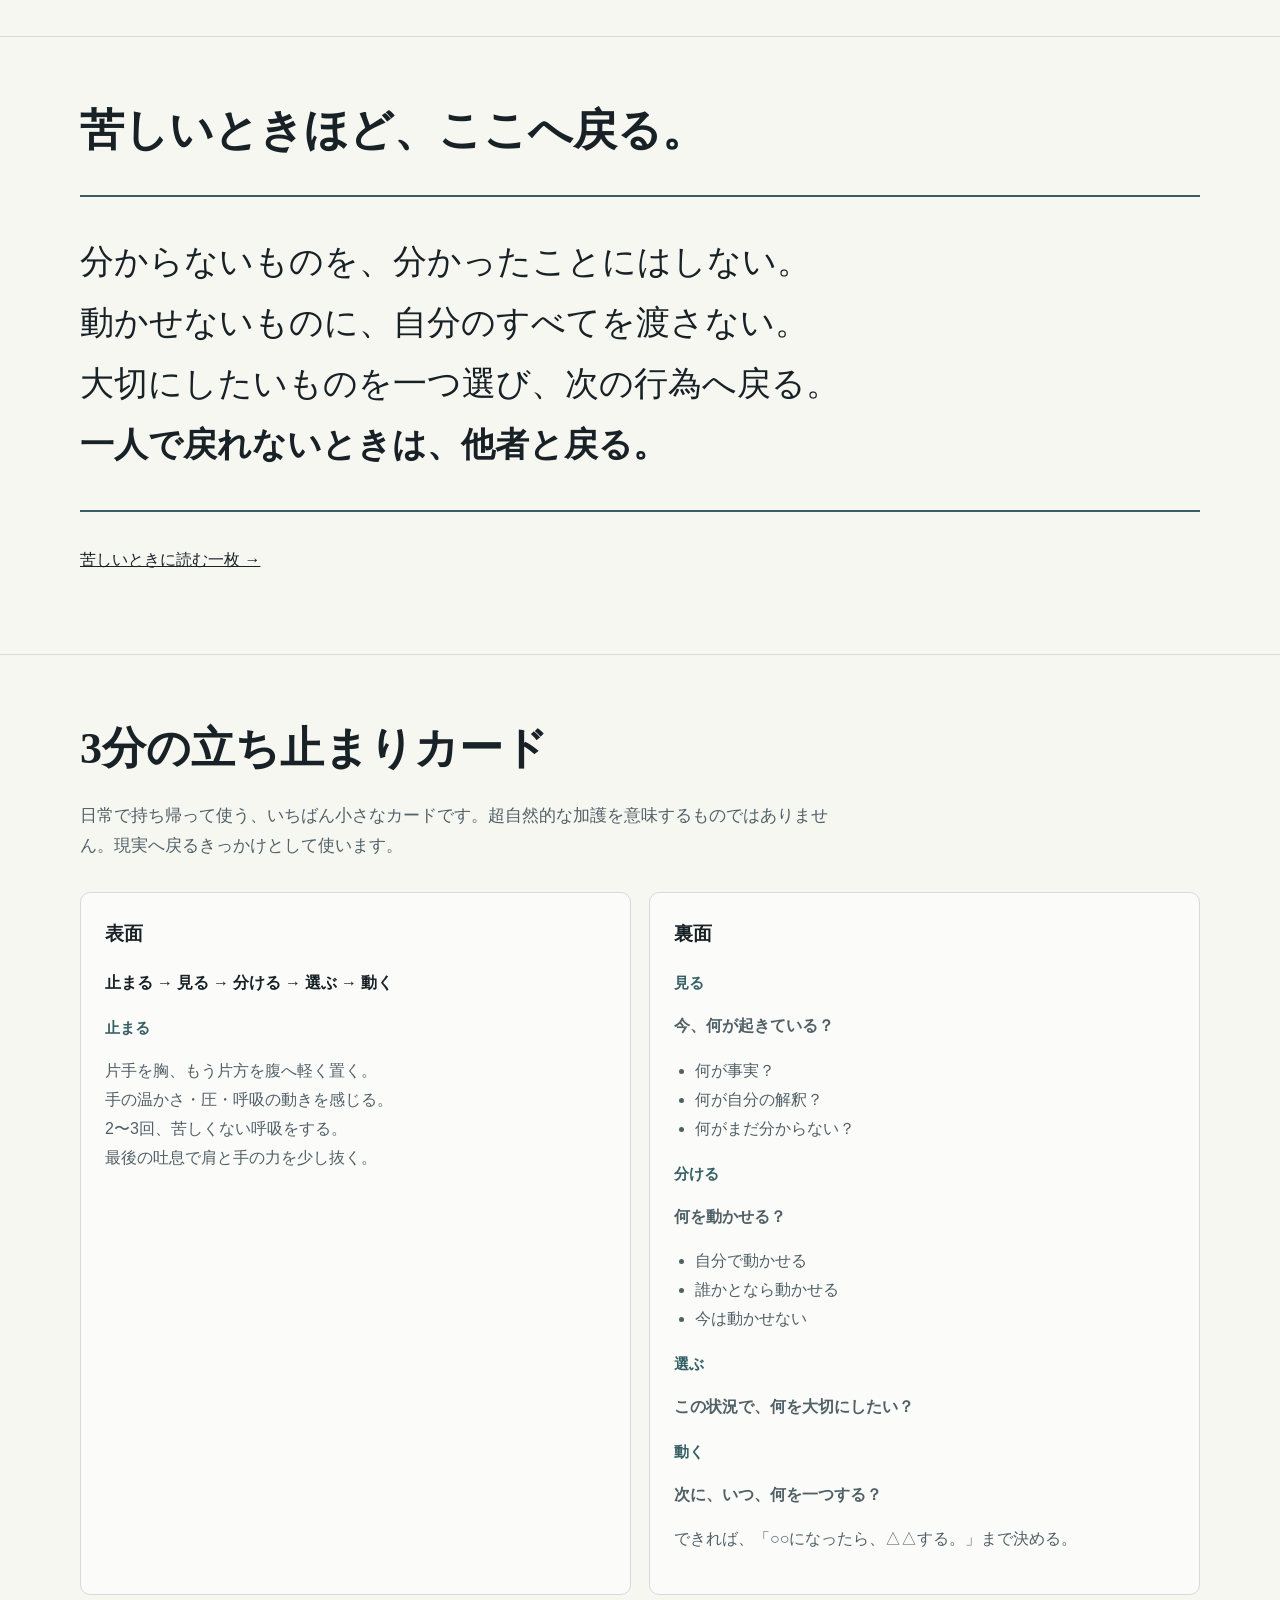
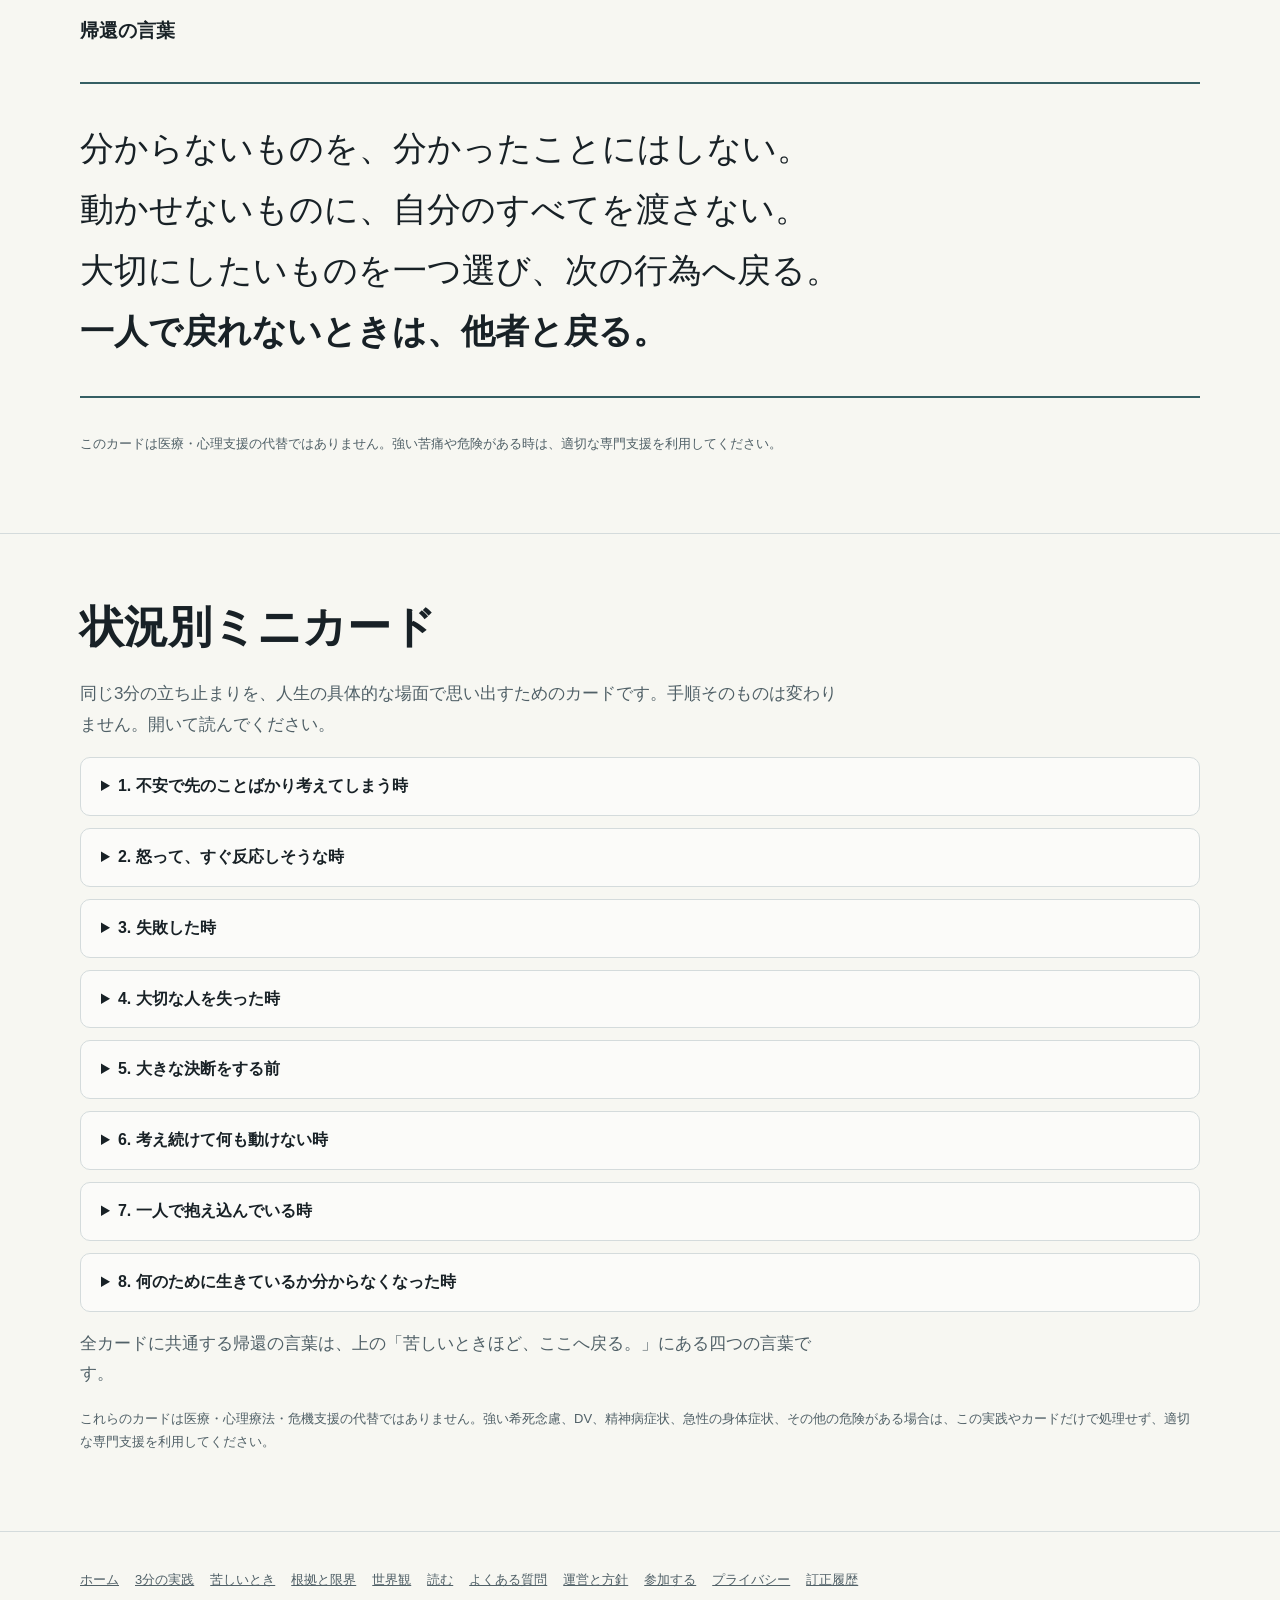
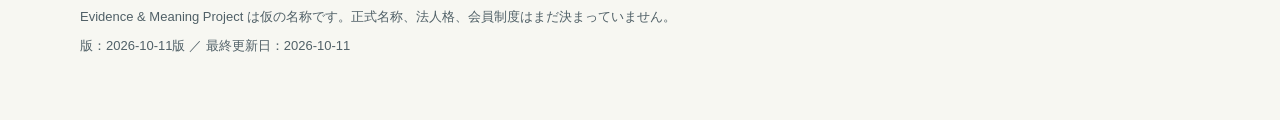
<file: site/practice/index.html>
<!doctype html>
<html lang="ja">
<head>
  <meta charset="utf-8">
  <meta name="viewport" content="width=device-width, initial-scale=1">
  <title>まず3分だけ、試してみる — Evidence &amp; Meaning Project</title>
  <meta name="description" content="立ち止まって、見直す。止まる、見る、分ける、選ぶ、動く。3〜5分の「3分の立ち止まり」と、持ち帰って使うカード。">
  <meta property="og:title" content="まず3分だけ、試してみる — Evidence &amp; Meaning Project">
  <meta property="og:description" content="立ち止まって、見直す。止まる、見る、分ける、選ぶ、動く。3〜5分の「3分の立ち止まり」と、持ち帰って使うカード。">
  <meta property="og:type" content="website">
  <meta property="og:locale" content="ja_JP">
  <meta property="og:site_name" content="Evidence &amp; Meaning Project">
  <meta name="twitter:card" content="summary">
  <link rel="stylesheet" href="../assets/site.css">
</head>
<body>
<a class="skip-link" href="#main">本文へ移動</a>
<header class="site-header"><div class="container nav">
  <a class="brand" href="../"><svg class="mark" viewBox="0 0 100 100" aria-hidden="true" focusable="false"><path d="M82 73 A39 39 0 1 1 82 27" fill="none" stroke="currentColor" stroke-width="5.5" stroke-linecap="round"/><circle cx="60" cy="48" r="5.5" fill="currentColor"/></svg><span>Evidence &amp; Meaning Project</span></a>
  <nav class="links" aria-label="サイト内の主なページ"><a href="../practice/" aria-current="page">3分の実践</a><a href="../refuge/">苦しいとき</a><a href="../evidence/">根拠と限界</a><a href="../worldview/">世界観</a><a href="../articles/">読む</a><a href="../faq/">よくある質問</a><a href="../trust/">運営と方針</a><a href="../participate/">参加する</a></nav>
</div></header>

<main id="main">
<section class="hero"><div class="container">
  <p class="eyebrow">3分の立ち止まり ／ 3〜5分</p>
  <h1>まず3分だけ、<br>試してみてください。</h1>
  <p class="subcopy">立ち止まって、見直す。</p>
  <p class="lead">考えがまとまらないとき。不安や怒りで、すぐに反応しそうなとき。大事なことを決めたいのに、何から考えればいいか分からないとき。そんなときに、3分だけ立ち止まってみてください。</p>
  <p>私たちが考えているのは、<strong>科学で分かっていることを、実際の人生で使える形にすること</strong>です。そのための一番小さな実践を、ここで試せます。</p>
  <p>特別な道具はいりません。何かを信じる必要もありません。</p>
  <nav aria-label="このページの内容"><ul class="toc">
    <li><a href="#steps">やり方</a></li><li><a href="#daily">一日一回だけ</a></li><li><a href="#why">なぜ、これをするのか</a></li><li><a href="#safety">安全のために</a></li><li><a href="#card">3分の立ち止まりカード</a></li><li><a href="#situations">状況別ミニカード</a></li>
  </ul></nav>
</div></section>

<section class="section" id="steps"><div class="container"><h2>止まる → 見る → 分ける → 選ぶ → 動く</h2>
<ol class="steps">
<li><div><h3>止まる</h3>
  <p>まず、いまの動作を一度止めます。座っていても、立っていても構いません。</p>
  <p>できそうなら、片方の手を胸に、もう片方の手を腹に軽く置きます。手の温かさや、触れている感覚、呼吸で体が少し動く感じに注意を向けます。</p>
  <p>そのまま、2〜3回、苦しくない範囲で呼吸します。最後に息を吐くとき、肩と手の余分な力を少し抜きます。</p>
  <p class="meta">胸や腹に触れるのが嫌なら、前腕や上腕に触れても、何も触れなくても構いません。息苦しさやめまいが出たら、呼吸操作をやめて普段の呼吸へ戻ってください。</p>
  <p>ここで大切なのは、<strong>すぐに答えを出そうとする前に、自分の体と今の状態へ注意を戻すこと</strong>です。</p>
</div></li>
<li><div><h3>見る</h3>
  <p>次に、いま起きていることを三つに分けます。</p>
  <ul>
    <li><strong>事実</strong> — 実際に確認できることは何でしょう。</li>
    <li><strong>自分の解釈</strong> — そこから自分は、何を考えているでしょう。</li>
    <li><strong>まだ分からないこと</strong> — 今の時点では判断できないことは何でしょう。</li>
  </ul>
  <div class="notice">「返事が来ていない」　これは事実です。<br>「嫌われたのかもしれない」　これは解釈です。<br>「なぜ返事が来ないのか」　これは、まだ分かりません。</div>
  <p>不安を消す必要はありません。ただ、<strong>不安と事実を同じものにしない</strong>ようにします。</p>
</div></li>
<li><div><h3>分ける</h3>
  <p>次は、自分が動かせる範囲を見ます。</p>
  <ul><li>自分で動かせること</li><li>誰かと一緒なら動かせること</li><li>今は動かせないこと</li></ul>
  <p>この三つに分けてみてください。全部を自分の責任にする必要はありません。反対に、「何もできない」と決める必要もありません。今の自分に残っている範囲を探します。</p>
</div></li>
<li><div><h3>選ぶ</h3>
  <p>ここで一つだけ考えます。</p>
  <p><strong>この状況で、自分は何を大切にしたいだろう。</strong></p>
  <p>健康かもしれません。家族かもしれません。休むこと、誠実でいること、自由を守ること、学ぶこと、誰かを助けることかもしれません。</p>
  <p>ここには、科学が一つの正解を決めることはできません。これは、あなたが選ぶ部分です。</p>
</div></li>
<li><div><h3>動く</h3>
  <p>最後に、次にすることを一つだけ決めます。「もっと頑張る」ではなく、できるだけ具体的にします。</p>
  <div class="notice">昼休みになったら、病院へ電話する。<br>帰宅したら、10分だけ散歩する。<br>明日の朝になったら、必要な人へ連絡する。<br>21時になったら、今日は作業を終える。</div>
  <p><strong>いつ、何をするか。</strong>そこまで決めたら、終わりです。一度ゆっくり呼吸して、日常へ戻ってください。</p>
</div></li>
</ol></div></section>

<section class="section"><div class="container"><h2>うまくできたかを採点する必要はありません</h2>
  <p class="section-intro">終わったあとに、少しだけ確認してみてください。</p>
  <ul class="list">
    <li>最初より、事実と考えを分けられたか</li>
    <li>自分が動かせることが少し見えたか</li>
    <li>大切にしたいことを思い出せたか</li>
    <li>次にすることが一つ決まったか</li>
  </ul>
  <p class="section-intro">全部できなくても構いません。気持ちがすぐ楽にならなくても、失敗ではありません。この実践は、幸福な気分を無理につくるためのものではありません。</p>
  <div class="mantra">現実を少し正確に見て、自分の状態を整理し、自分で選んだ次の一歩へ戻るためのものです。</div>
</div></section>

<section class="section" id="daily"><div class="container"><h2>気に入ったら、一日一回だけ</h2>
  <p class="section-intro">続けてみたいと思ったら、毎日同じ時刻に無理に行う必要はありません。たとえば、</p>
  <ul class="list">
    <li>朝の歯磨きが終わったら</li>
    <li>仕事を始める前に</li>
    <li>昼食後に席へ戻ったら</li>
    <li>入浴後に座ったら</li>
  </ul>
  <p class="section-intro">のように、いつもの生活の中の一つの出来事に結びつけてみてください。</p>
  <p class="section-intro">できなかった日は、取り戻さなくて構いません。次の日、また同じ場所から始めれば十分です。</p>
</div></section>

<section class="section" id="why"><div class="container"><h2>なぜ、これをするのか</h2>
  <p class="section-intro">この実践には、呼吸、身体への注意、感情を言葉にすること、事実と解釈を分けること、動かせる範囲を整理すること、自分の価値を確かめること、具体的な行動を決めることなど、心理学や行動科学で研究されてきた考え方を取り入れています。</p>
  <div class="notice"><strong>ただし、この3〜5分の組み合わせ全体の効果が、すでに完成された方法として証明されているわけではありません。</strong></div>
  <p class="section-intro">だから私たちは、根拠を公開し、実際に試し、必要なら直していきます。</p>
  <p><a href="../evidence/">根拠と限界、出典を見る →</a></p>
  <p class="section-intro">私たちが目指しているのは、科学を知識のまま置いておくことではありません。</p>
  <div class="mantra">科学で分かっていることを、個人がよりよく生きるための小さな行動へつなぐこと。</div>
  <p class="section-intro">私たちは、この3〜5分をその最小単位だと考えています。そして、宗教では礼拝が担ってきた<strong>「繰り返し立ち止まり、生き方へ戻る」という役割</strong>を、この一番小さな実践で引き受けようとしています。</p>
  <p class="section-intro">何か超自然的な存在に願いを届けるためではありません。現実を見直し、自分が大切にしたいものを確かめ、次の行動へ戻るためです。</p>
  <p class="section-intro">まず一度、自分で試してみてください。役に立つかどうかは、そのあとで考えれば十分です。</p>
</div></section>

<section class="section" id="safety"><div class="container"><h2>安全のために</h2>
  <p class="section-intro">息苦しさやめまいが出たら、呼吸操作をやめて普段の呼吸へ戻ってください。</p>
  <p class="section-intro">強い希死念慮、DV、精神病症状、急性の身体症状などは、この実践だけで解決しようとせず、適切な医療・心理・公的支援を利用してください。医療・心理・公的支援を利用することを、実践が足りないこととは扱いません。</p>
  <aside class="help" aria-labelledby="practice-help-title">
  <h3 id="practice-help-title">命の危険があるとき・ひとりで抱えきれないとき</h3>
  <p>急な病気やけがなど、命に関わる緊急時は、すぐに<a href="tel:119"><strong>119番</strong></a>（救急）へ電話してください。</p>
  <p>つらい気持ちを電話やSNSで相談できる公的な窓口は、厚生労働省の「<a href="https://www.mhlw.go.jp/mamorouyokokoro/" rel="noopener">まもろうよ こころ</a>」にまとめられています。</p>
  <p>専門家や公的な窓口に助けを求めることは、実践が足りないということではありません。</p>
</aside>
</div></section>

<section class="section"><div class="container"><h2>苦しいときほど、ここへ戻る。</h2>
  <div class="mantra">分からないものを、分かったことにはしない。<br>動かせないものに、自分のすべてを渡さない。<br>大切にしたいものを一つ選び、次の行為へ戻る。<br><strong>一人で戻れないときは、他者と戻る。</strong></div>
  <p><a href="../refuge/">苦しいときに読む一枚 →</a></p>
</div></section>

<section class="section" id="card"><div class="container"><h2>3分の立ち止まりカード</h2>
  <p class="section-intro">日常で持ち帰って使う、いちばん小さなカードです。超自然的な加護を意味するものではありません。現実へ戻るきっかけとして使います。</p>
  <div class="grid two">
    <article class="card"><h3>表面</h3>
      <p class="card-title">止まる → 見る → 分ける → 選ぶ → 動く</p>
      <h4>止まる</h4>
      <p>片手を胸、もう片方を腹へ軽く置く。<br>手の温かさ・圧・呼吸の動きを感じる。<br>2〜3回、苦しくない呼吸をする。<br>最後の吐息で肩と手の力を少し抜く。</p>
    </article>
    <article class="card"><h3>裏面</h3>
      <h4>見る</h4>
      <p><strong>今、何が起きている？</strong></p>
      <ul><li>何が事実？</li><li>何が自分の解釈？</li><li>何がまだ分からない？</li></ul>
      <h4>分ける</h4>
      <p><strong>何を動かせる？</strong></p>
      <ul><li>自分で動かせる</li><li>誰かとなら動かせる</li><li>今は動かせない</li></ul>
      <h4>選ぶ</h4>
      <p><strong>この状況で、何を大切にしたい？</strong></p>
      <h4>動く</h4>
      <p><strong>次に、いつ、何を一つする？</strong></p>
      <p>できれば、「○○になったら、△△する。」まで決める。</p>
    </article>
  </div>
  <h3>帰還の言葉</h3>
  <div class="mantra">分からないものを、分かったことにはしない。<br>動かせないものに、自分のすべてを渡さない。<br>大切にしたいものを一つ選び、次の行為へ戻る。<br><strong>一人で戻れないときは、他者と戻る。</strong></div>
  <p class="meta">このカードは医療・心理支援の代替ではありません。強い苦痛や危険がある時は、適切な専門支援を利用してください。</p>
</div></section>

<section class="section" id="situations"><div class="container"><h2>状況別ミニカード</h2>
  <p class="section-intro">同じ3分の立ち止まりを、人生の具体的な場面で思い出すためのカードです。手順そのものは変わりません。開いて読んでください。</p>

  <details class="minicard"><summary>1. 不安で先のことばかり考えてしまう時</summary><div class="minicard-body">
    <h3>今、全部を決めなくていい</h3>
    <p>まず止まる。片手を胸、もう片方を腹へ軽く置く。2〜3回、苦しくない呼吸をする。</p>
    <p>そして分ける。</p>
    <p><strong>今日、事実として分かっていることは何か。<br>自分が予想しているだけのことは何か。<br>まだ分からないことは何か。</strong></p>
    <p>未来のすべてを解決しなくていい。</p>
    <p><strong>今日、自分が動かせることを一つだけ選ぶ。</strong></p>
  </div></details>

  <details class="minicard"><summary>2. 怒って、すぐ反応しそうな時</summary><div class="minicard-body">
    <h3>反応する前に、一度戻る</h3>
    <p>怒りを消す必要はない。まず「怒っている」と認める。</p>
    <p>次に確認する。</p>
    <p>何が実際に起きた？<br>自分は何を意味づけした？<br>まだ確認していないことは？</p>
    <p>この状況で大切にしたいものを一つ選ぶ。尊厳か。安全か。関係か。距離を取ることか。</p>
    <p>そして、<strong>次の一つを決めてから動く。</strong></p>
  </div></details>

  <details class="minicard"><summary>3. 失敗した時</summary><div class="minicard-body">
    <h3>失敗と、自分全体を同じものにしない</h3>
    <p>まず起きたことを事実として見る。</p>
    <p>何が失敗した？<br>何がまだ修正できる？<br>何はもう戻せない？</p>
    <p>自分を罰することと、責任を取ることは同じではない。</p>
    <p>この状況で大切にしたいものを一つ選ぶ。誠実さ。学ぶこと。謝ること。休むこと。やり直すこと。</p>
    <p><strong>次に一つ、何をするか。</strong></p>
    <p>そこへ戻る。</p>
  </div></details>

  <details class="minicard"><summary>4. 大切な人を失った時</summary><div class="minicard-body">
    <h3>答えをつくらなくていい</h3>
    <p>私たちは、死後にすべてが報われるとは約束しません。なぜこの喪失が起きたのか、意味が分からないままのこともあります。</p>
    <p>悲しみを急いで整理しなくて構いません。今はただ、</p>
    <p><strong>起きたことを起きたこととして認める。<br>悲しいなら、悲しいと認める。<br>一人で抱えられないなら、他者へつながる。</strong></p>
    <p>その人が存在したことで、自分や世界に残った差分を、すぐ言葉にできなくても構いません。</p>
    <p>今日は、次の一歩だけで十分です。</p>
  </div></details>

  <details class="minicard"><summary>5. 大きな決断をする前</summary><div class="minicard-body">
    <h3>正しさだけでなく、価値も確認する</h3>
    <p>まず分ける。</p>
    <h4>事実</h4><p>何が確認できている？</p>
    <h4>解釈</h4><p>自分はそこから何を推測している？</p>
    <h4>まだ分からない</h4><p>まだ分からないことは？</p>
    <p>次に、選択肢ごとに確認する。</p>
    <p><strong>自分で動かせることは何か。<br>この判断で、自分は何を大切にしたいか。</strong></p>
    <p>科学は結果の可能性を考える助けになる。でも最後に、何を大切にするかは自分が選ぶ。</p>
  </div></details>

  <details class="minicard"><summary>6. 考え続けて何も動けない時</summary><div class="minicard-body">
    <h3>考えることを、次の一つへ変える</h3>
    <p>今考えていることを書き出すか、頭の中で一つに絞る。</p>
    <p>何が事実？<br>何が解釈？<br>今、本当に決める必要があることは？</p>
    <p>そして、<strong>「○○になったら、△△する。」</strong>まで具体化する。</p>
    <p>大きな計画ではなく、次の一つでいい。</p>
  </div></details>

  <details class="minicard"><summary>7. 一人で抱え込んでいる時</summary><div class="minicard-body">
    <h3>一人で戻れない時は、他者と戻る</h3>
    <p>自分で整理できないことは、実践が足りないのでも、失敗でもありません。</p>
    <p>信頼できる人に話す。公的な相談先を使う。専門家へ相談する。</p>
    <p>助けを求めることも行動です。</p>
    <p><strong>自分一人で持ち続ける必要がないものは何か。</strong></p>
    <p>それを一つ、外へ渡す。</p>
    <p class="meta">公的な相談先は、<a href="#practice-help-title">このページの「安全のために」</a>にまとめています。</p>
  </div></details>

  <details class="minicard"><summary>8. 何のために生きているか分からなくなった時</summary><div class="minicard-body">
    <h3>意味は、今すぐ見つからなくてもいい</h3>
    <p>宇宙から与えられた一つの使命があるとは約束しません。それでも、意味を形成することはできます。</p>
    <p>今、自分に残っている関係は何か。大切にしたい人は誰か。守りたいものは何か。やってみたいことは何か。今日、一つだけ選ぶなら何か。</p>
    <p><strong>意味を完全に理解してから生きるのではなく、選択と行為の中で意味をつくる。</strong></p>
  </div></details>

  <p class="section-intro">全カードに共通する帰還の言葉は、上の「苦しいときほど、ここへ戻る。」にある四つの言葉です。</p>
  <p class="meta">これらのカードは医療・心理療法・危機支援の代替ではありません。強い希死念慮、DV、精神病症状、急性の身体症状、その他の危険がある場合は、この実践やカードだけで処理せず、適切な専門支援を利用してください。</p>
</div></section>
</main>

<footer class="footer"><div class="container">
  <nav class="footer-links" aria-label="フッターのリンク"><a href="../">ホーム</a><a href="../practice/">3分の実践</a><a href="../refuge/">苦しいとき</a><a href="../evidence/">根拠と限界</a><a href="../worldview/">世界観</a><a href="../articles/">読む</a><a href="../faq/">よくある質問</a><a href="../trust/">運営と方針</a><a href="../participate/">参加する</a><a href="../trust/#privacy">プライバシー</a><a href="../trust/#corrections">訂正履歴</a></nav>
  <p>Evidence &amp; Meaning Project は仮の名称です。正式名称、法人格、会員制度はまだ決まっていません。</p>
  <p class="version">版：2026-10-11版 ／ 最終更新日：<time datetime="2026-10-11">2026-10-11</time></p>
</div></footer>
</body>
</html>
</file>
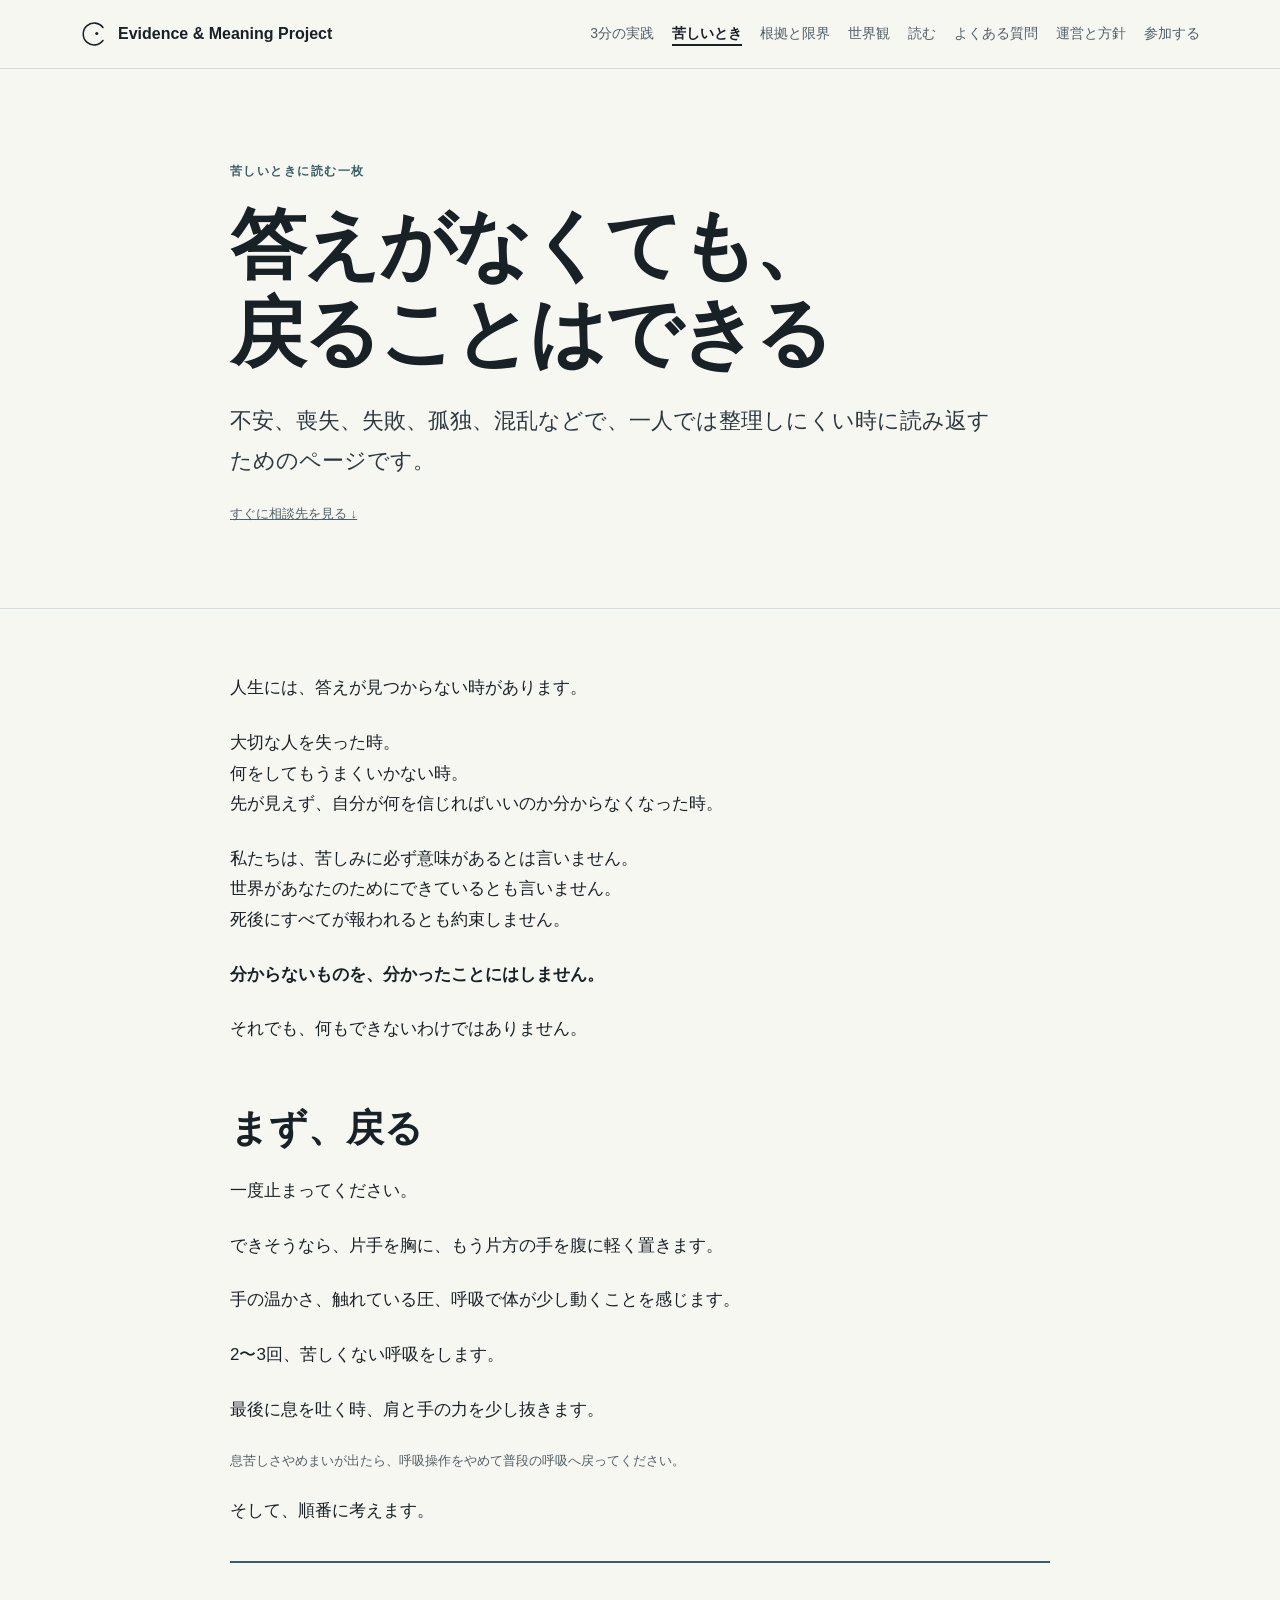
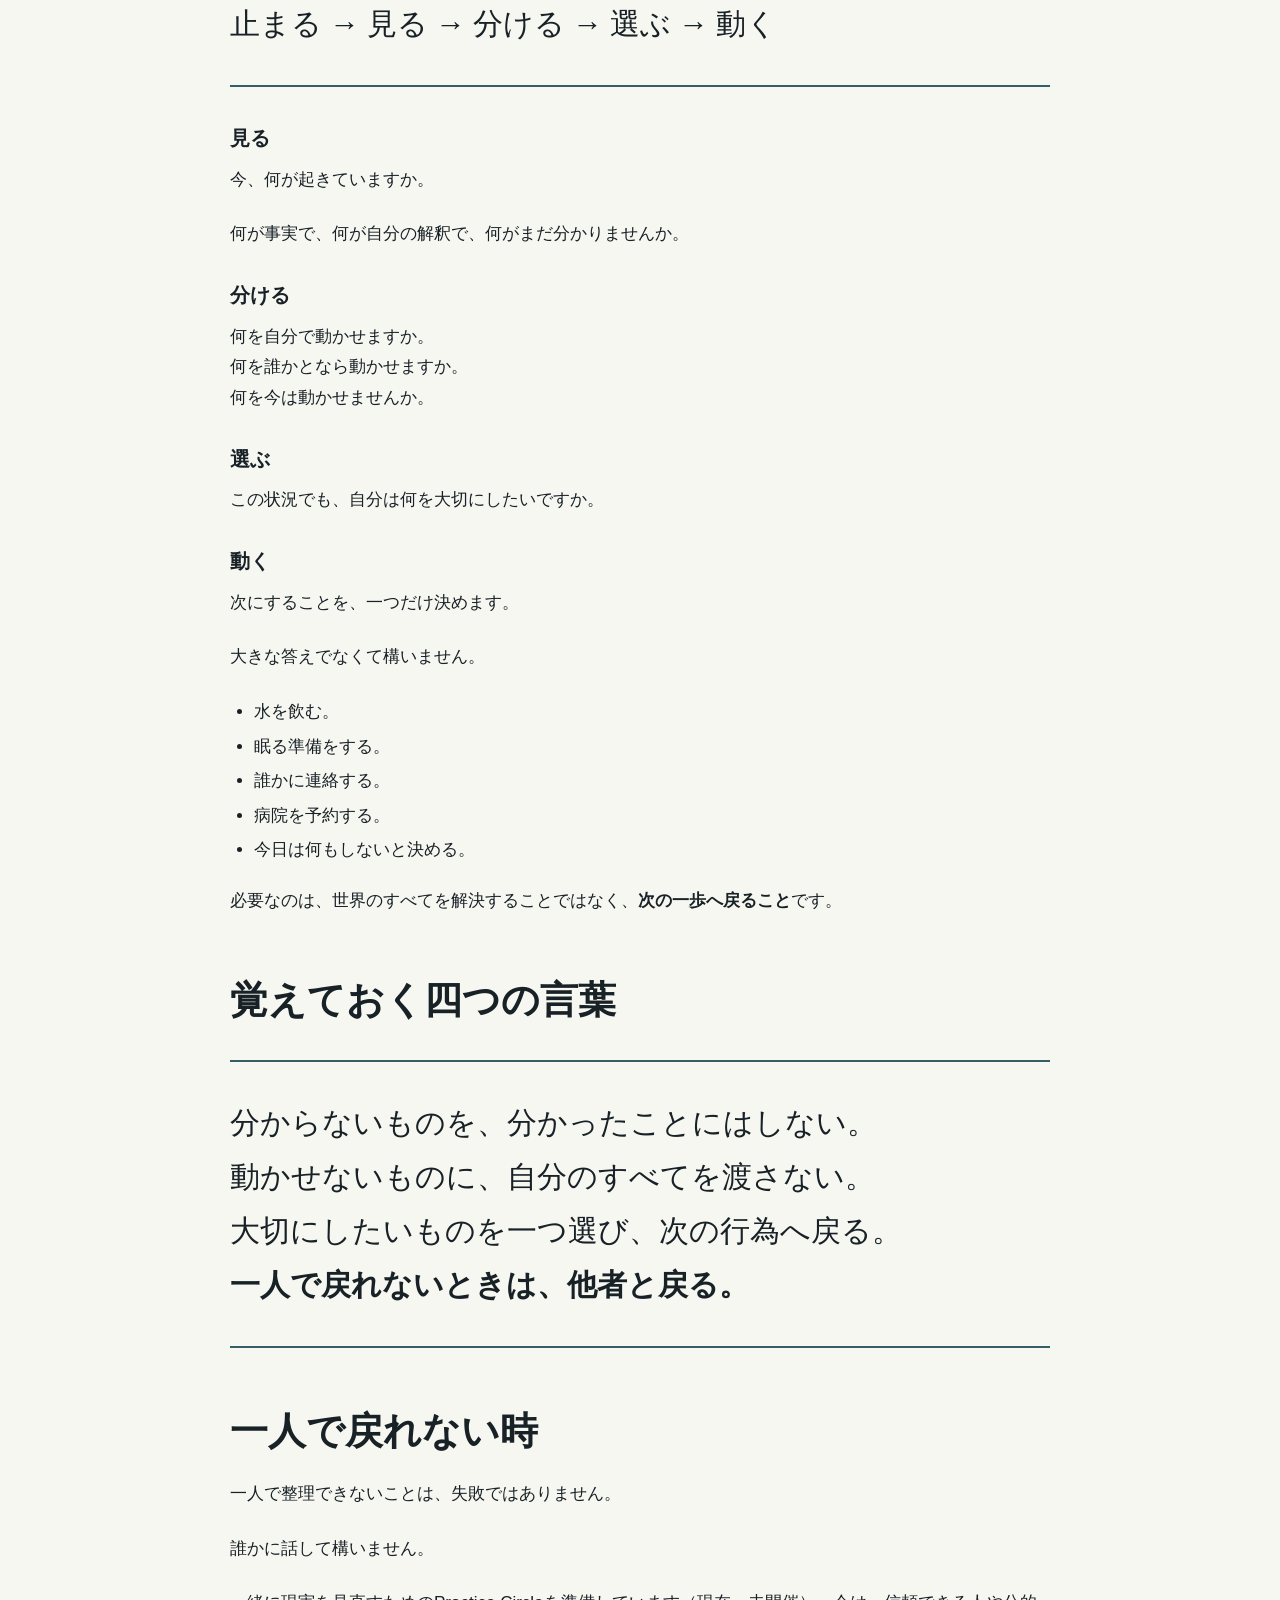
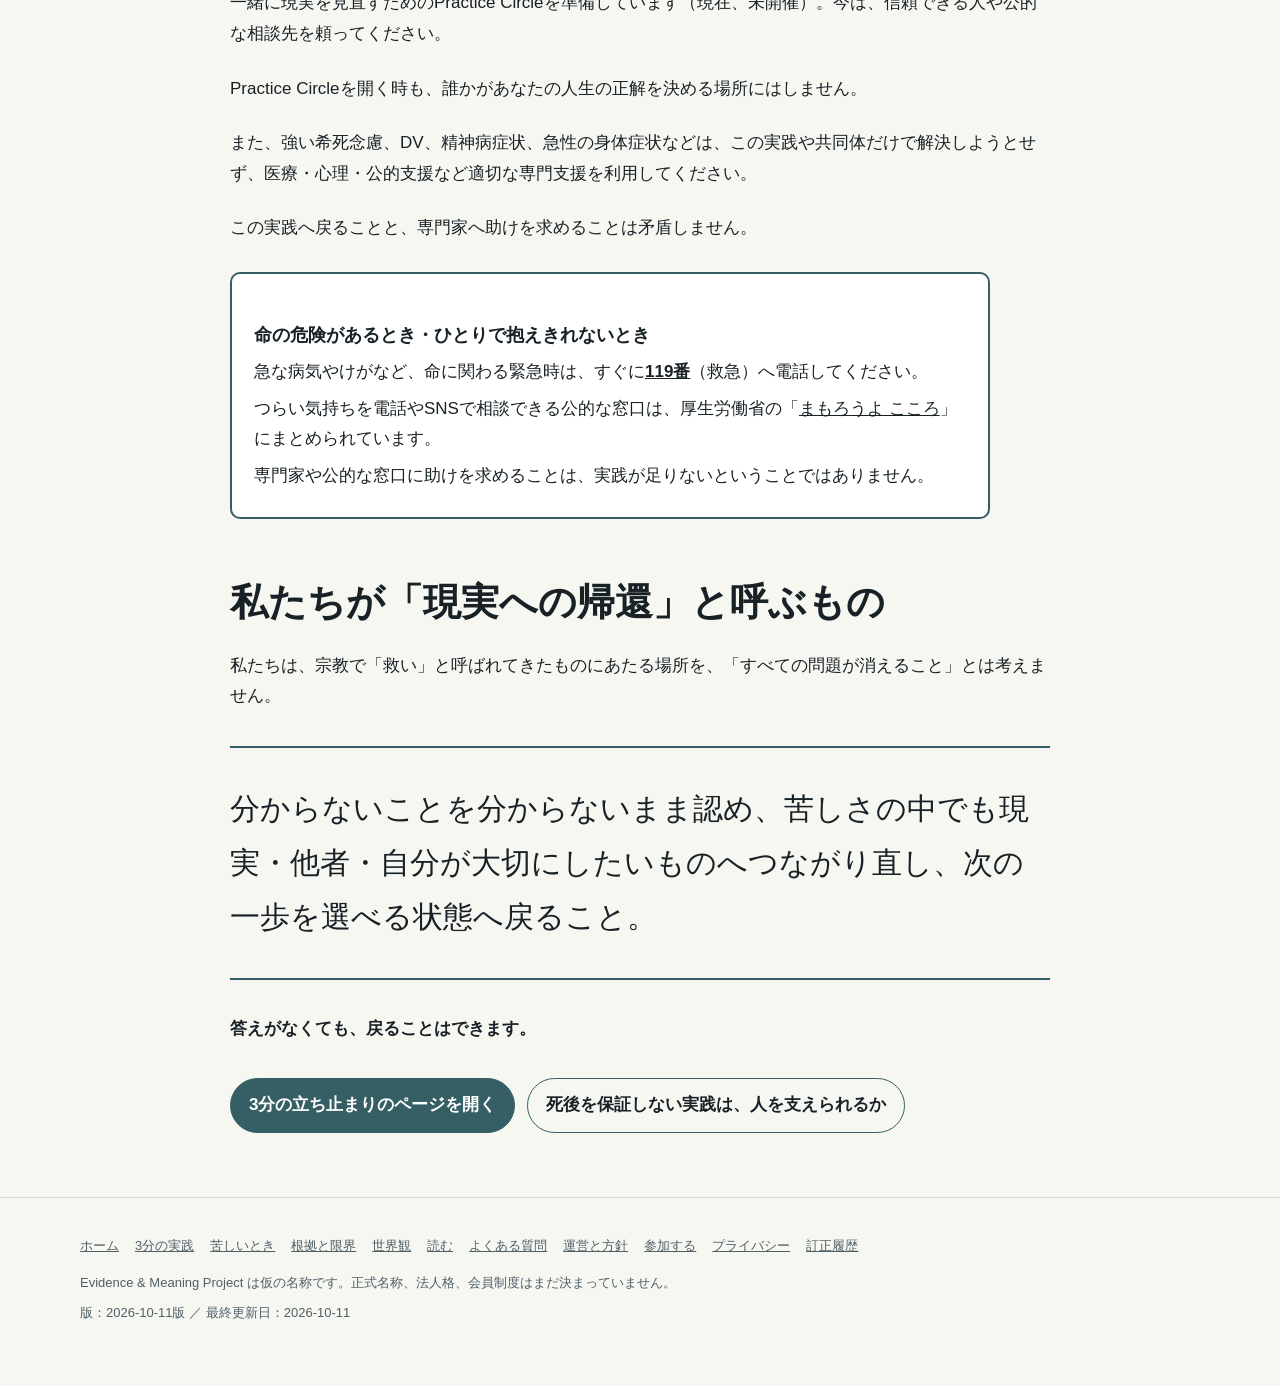
<file: site/refuge/index.html>
<!doctype html>
<html lang="ja">
<head>
  <meta charset="utf-8">
  <meta name="viewport" content="width=device-width, initial-scale=1">
  <title>答えがなくても、戻ることはできる — Evidence &amp; Meaning Project</title>
  <meta name="description" content="不安、喪失、失敗、孤独、混乱などで、一人では整理しにくい時に読み返す一枚。相談先の案内もあります。">
  <meta property="og:title" content="答えがなくても、戻ることはできる — Evidence &amp; Meaning Project">
  <meta property="og:description" content="不安、喪失、失敗、孤独、混乱などで、一人では整理しにくい時に読み返す一枚。相談先の案内もあります。">
  <meta property="og:type" content="website">
  <meta property="og:locale" content="ja_JP">
  <meta property="og:site_name" content="Evidence &amp; Meaning Project">
  <meta name="twitter:card" content="summary">
  <link rel="stylesheet" href="../assets/site.css">
</head>
<body>
<a class="skip-link" href="#main">本文へ移動</a>
<header class="site-header"><div class="container nav">
  <a class="brand" href="../"><svg class="mark" viewBox="0 0 100 100" aria-hidden="true" focusable="false"><path d="M82 73 A39 39 0 1 1 82 27" fill="none" stroke="currentColor" stroke-width="5.5" stroke-linecap="round"/><circle cx="60" cy="48" r="5.5" fill="currentColor"/></svg><span>Evidence &amp; Meaning Project</span></a>
  <nav class="links" aria-label="サイト内の主なページ"><a href="../practice/">3分の実践</a><a href="../refuge/" aria-current="page">苦しいとき</a><a href="../evidence/">根拠と限界</a><a href="../worldview/">世界観</a><a href="../articles/">読む</a><a href="../faq/">よくある質問</a><a href="../trust/">運営と方針</a><a href="../participate/">参加する</a></nav>
</div></header>

<main id="main">
<section class="hero"><div class="container article-shell">
  <p class="eyebrow">苦しいときに読む一枚</p>
  <h1>答えがなくても、<br>戻ることはできる</h1>
  <p class="lead">不安、喪失、失敗、孤独、混乱などで、一人では整理しにくい時に読み返すためのページです。</p>
  <p class="meta"><a href="#help-title">すぐに相談先を見る ↓</a></p>
</div></section>

<section class="section"><div class="container article-shell article-body">
  <p>人生には、答えが見つからない時があります。</p>
  <p>大切な人を失った時。<br>何をしてもうまくいかない時。<br>先が見えず、自分が何を信じればいいのか分からなくなった時。</p>
  <p>私たちは、苦しみに必ず意味があるとは言いません。<br>世界があなたのためにできているとも言いません。<br>死後にすべてが報われるとも約束しません。</p>
  <p><strong>分からないものを、分かったことにはしません。</strong></p>
  <p>それでも、何もできないわけではありません。</p>

  <h2>まず、戻る</h2>
  <p>一度止まってください。</p>
  <p>できそうなら、片手を胸に、もう片方の手を腹に軽く置きます。</p>
  <p>手の温かさ、触れている圧、呼吸で体が少し動くことを感じます。</p>
  <p>2〜3回、苦しくない呼吸をします。</p>
  <p>最後に息を吐く時、肩と手の力を少し抜きます。</p>
  <p class="meta">息苦しさやめまいが出たら、呼吸操作をやめて普段の呼吸へ戻ってください。</p>
  <p>そして、順番に考えます。</p>
  <div class="mantra">止まる → 見る → 分ける → 選ぶ → 動く</div>

  <h3>見る</h3>
  <p>今、何が起きていますか。</p>
  <p>何が事実で、何が自分の解釈で、何がまだ分かりませんか。</p>
  <h3>分ける</h3>
  <p>何を自分で動かせますか。<br>何を誰かとなら動かせますか。<br>何を今は動かせませんか。</p>
  <h3>選ぶ</h3>
  <p>この状況でも、自分は何を大切にしたいですか。</p>
  <h3>動く</h3>
  <p>次にすることを、一つだけ決めます。</p>
  <p>大きな答えでなくて構いません。</p>
  <ul class="list">
    <li>水を飲む。</li>
    <li>眠る準備をする。</li>
    <li>誰かに連絡する。</li>
    <li>病院を予約する。</li>
    <li>今日は何もしないと決める。</li>
  </ul>
  <p>必要なのは、世界のすべてを解決することではなく、<strong>次の一歩へ戻ること</strong>です。</p>

  <h2>覚えておく四つの言葉</h2>
  <div class="mantra">分からないものを、分かったことにはしない。<br>動かせないものに、自分のすべてを渡さない。<br>大切にしたいものを一つ選び、次の行為へ戻る。<br><strong>一人で戻れないときは、他者と戻る。</strong></div>

  <h2 id="alone">一人で戻れない時</h2>
  <p>一人で整理できないことは、失敗ではありません。</p>
  <p>誰かに話して構いません。</p>
  <p>一緒に現実を見直すためのPractice Circleを準備しています（現在、未開催）。今は、信頼できる人や公的な相談先を頼ってください。</p>
  <p>Practice Circleを開く時も、誰かがあなたの人生の正解を決める場所にはしません。</p>
  <p>また、強い希死念慮、DV、精神病症状、急性の身体症状などは、この実践や共同体だけで解決しようとせず、医療・心理・公的支援など適切な専門支援を利用してください。</p>
  <p>この実践へ戻ることと、専門家へ助けを求めることは矛盾しません。</p>
  <aside class="help" aria-labelledby="help-title">
  <h3 id="help-title">命の危険があるとき・ひとりで抱えきれないとき</h3>
  <p>急な病気やけがなど、命に関わる緊急時は、すぐに<a href="tel:119"><strong>119番</strong></a>（救急）へ電話してください。</p>
  <p>つらい気持ちを電話やSNSで相談できる公的な窓口は、厚生労働省の「<a href="https://www.mhlw.go.jp/mamorouyokokoro/" rel="noopener">まもろうよ こころ</a>」にまとめられています。</p>
  <p>専門家や公的な窓口に助けを求めることは、実践が足りないということではありません。</p>
</aside>

  <h2>私たちが「現実への帰還」と呼ぶもの</h2>
  <p>私たちは、宗教で「救い」と呼ばれてきたものにあたる場所を、「すべての問題が消えること」とは考えません。</p>
  <div class="mantra">分からないことを分からないまま認め、苦しさの中でも現実・他者・自分が大切にしたいものへつながり直し、次の一歩を選べる状態へ戻ること。</div>
  <p><strong>答えがなくても、戻ることはできます。</strong></p>
  <div class="actions"><a class="button primary" href="../practice/">3分の立ち止まりのページを開く</a><a class="button ghost" href="../articles/no-afterlife-guarantee/">死後を保証しない実践は、人を支えられるか</a></div>
</div></section>
</main>

<footer class="footer"><div class="container">
  <nav class="footer-links" aria-label="フッターのリンク"><a href="../">ホーム</a><a href="../practice/">3分の実践</a><a href="../refuge/">苦しいとき</a><a href="../evidence/">根拠と限界</a><a href="../worldview/">世界観</a><a href="../articles/">読む</a><a href="../faq/">よくある質問</a><a href="../trust/">運営と方針</a><a href="../participate/">参加する</a><a href="../trust/#privacy">プライバシー</a><a href="../trust/#corrections">訂正履歴</a></nav>
  <p>Evidence &amp; Meaning Project は仮の名称です。正式名称、法人格、会員制度はまだ決まっていません。</p>
  <p class="version">版：2026-10-11版 ／ 最終更新日：<time datetime="2026-10-11">2026-10-11</time></p>
</div></footer>
</body>
</html>
</file>
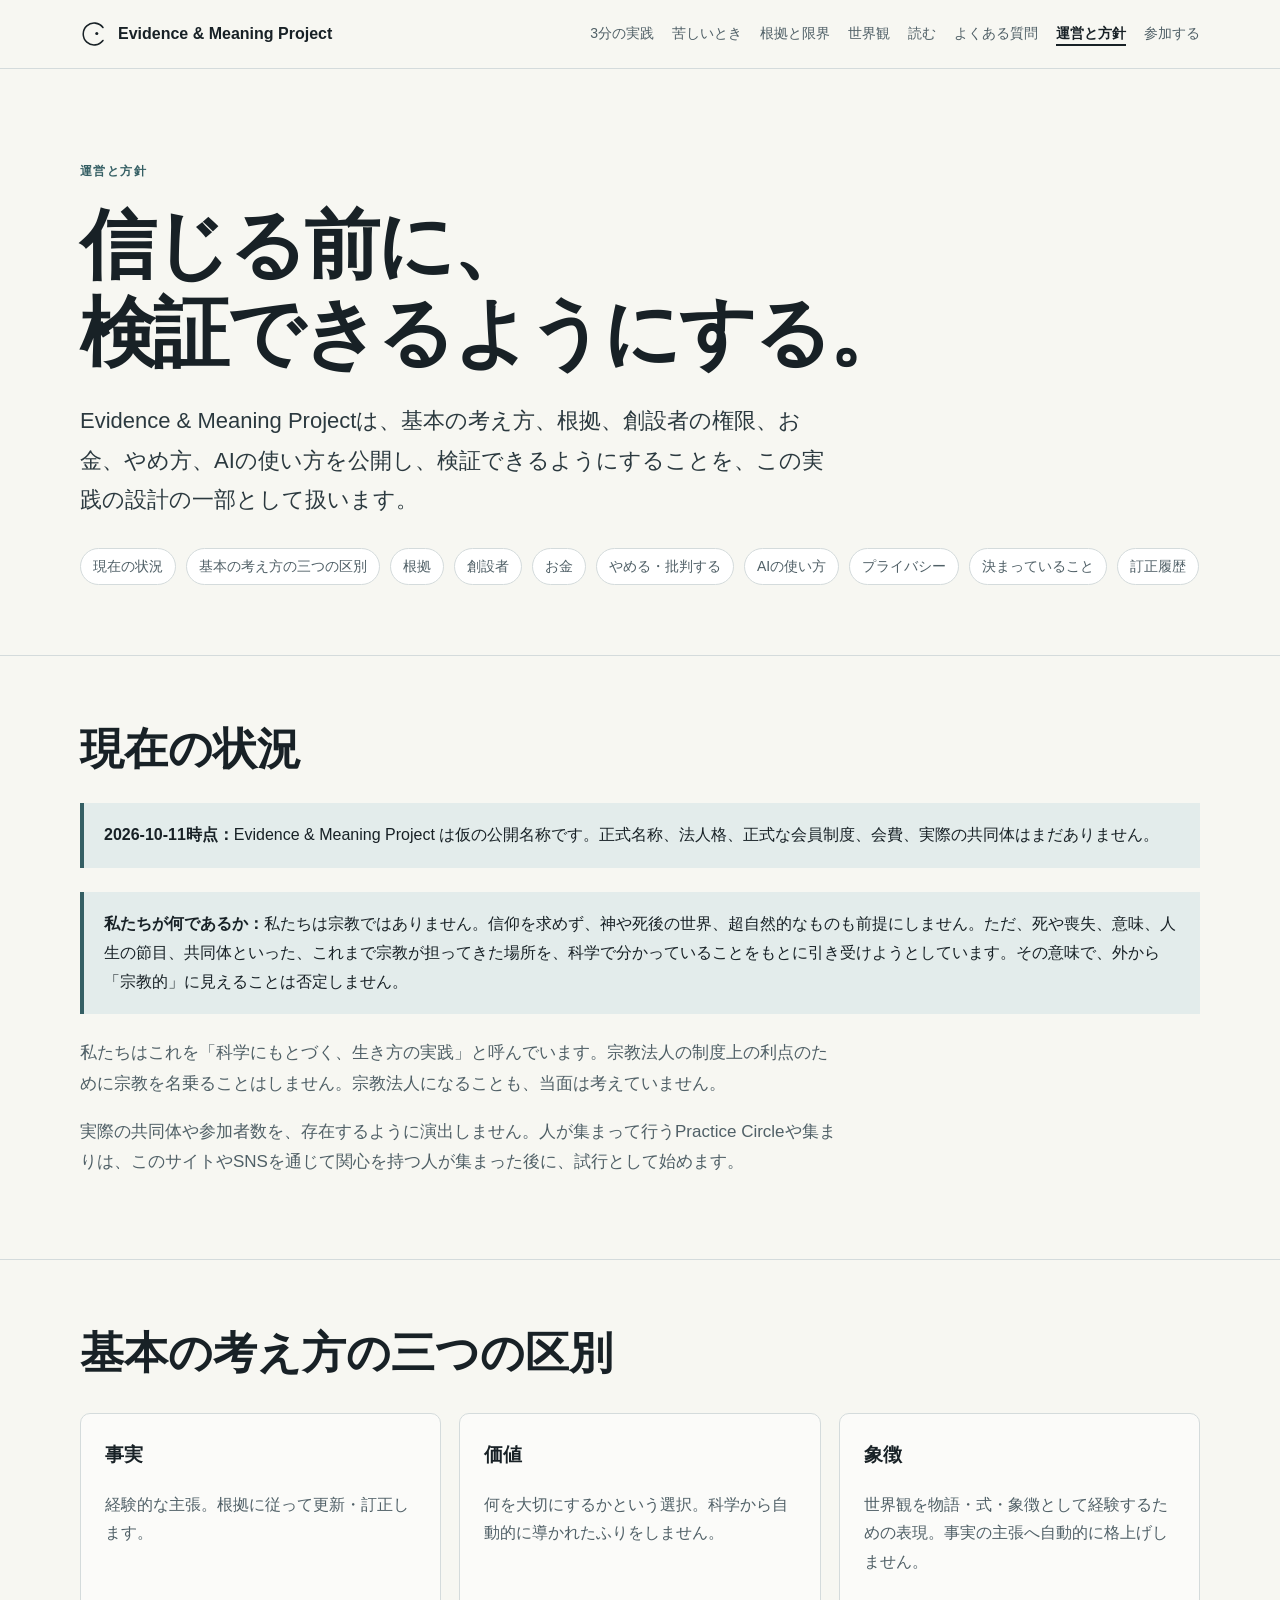
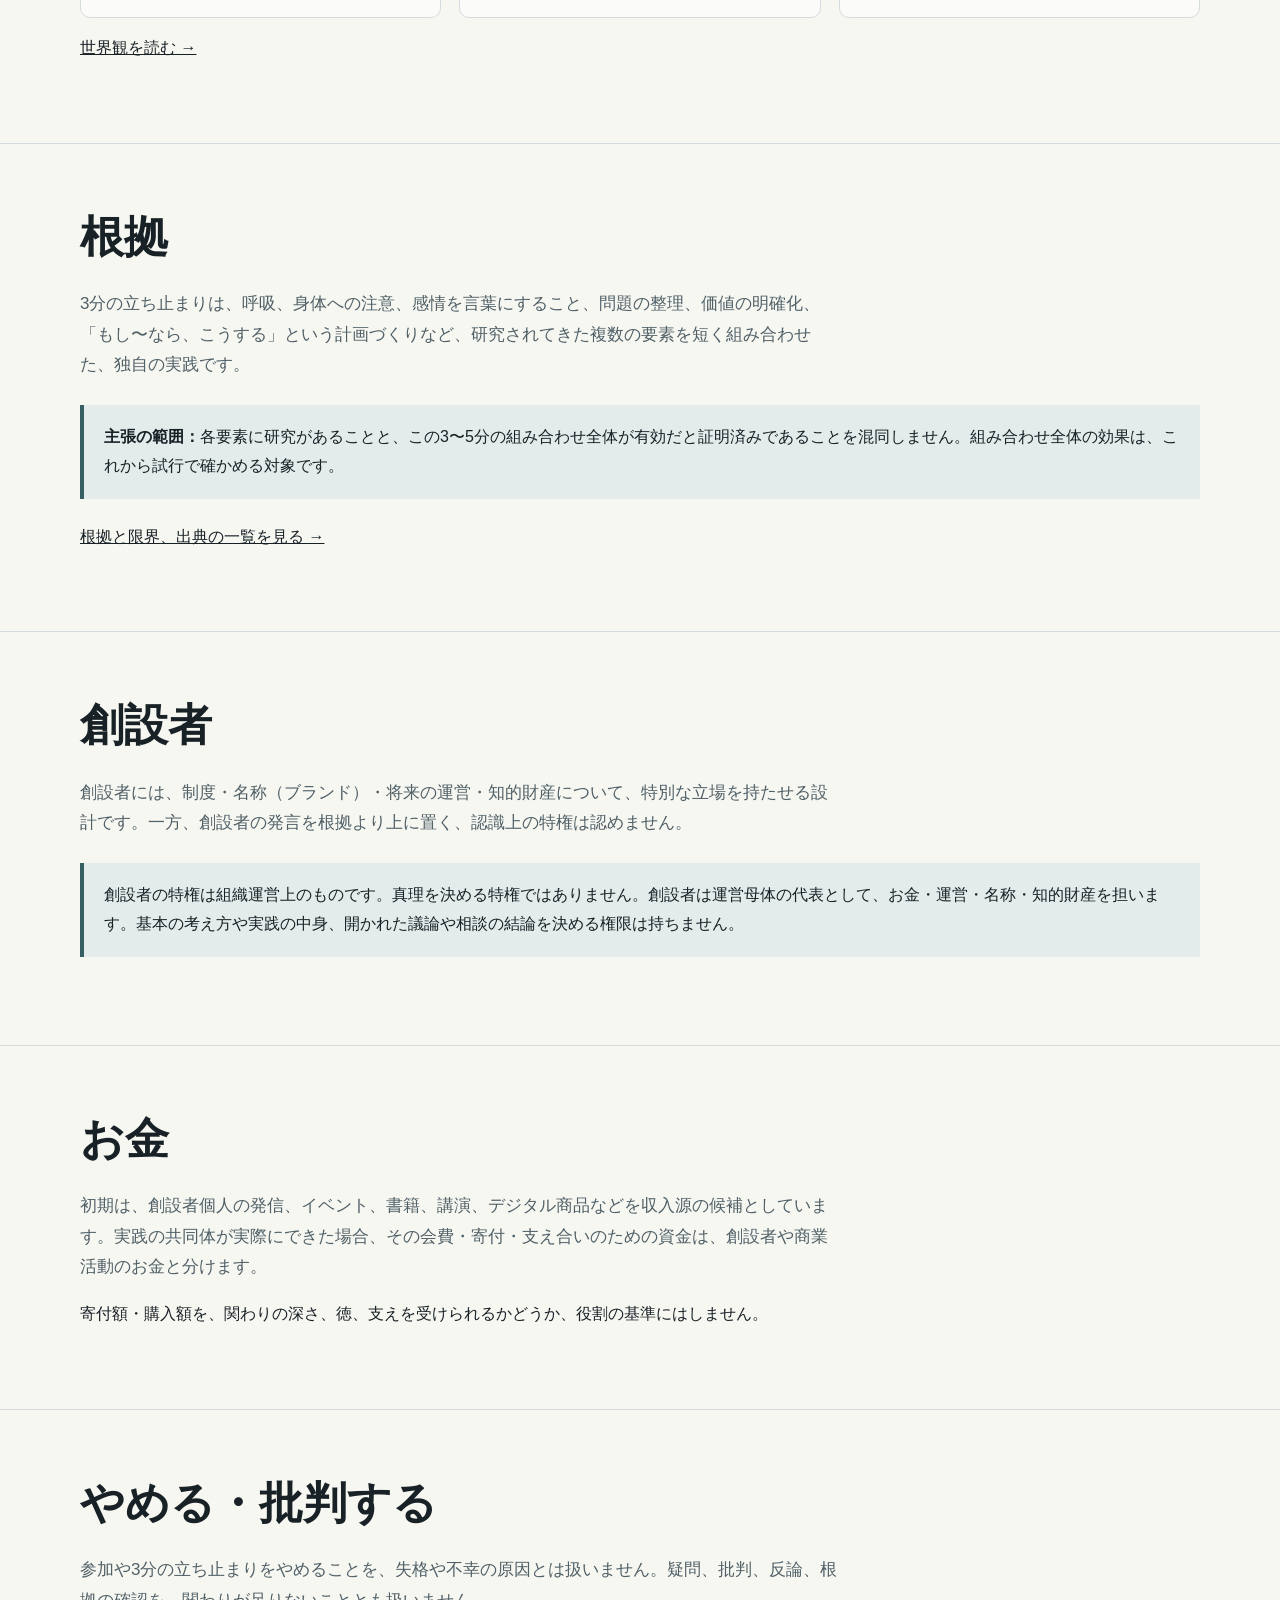
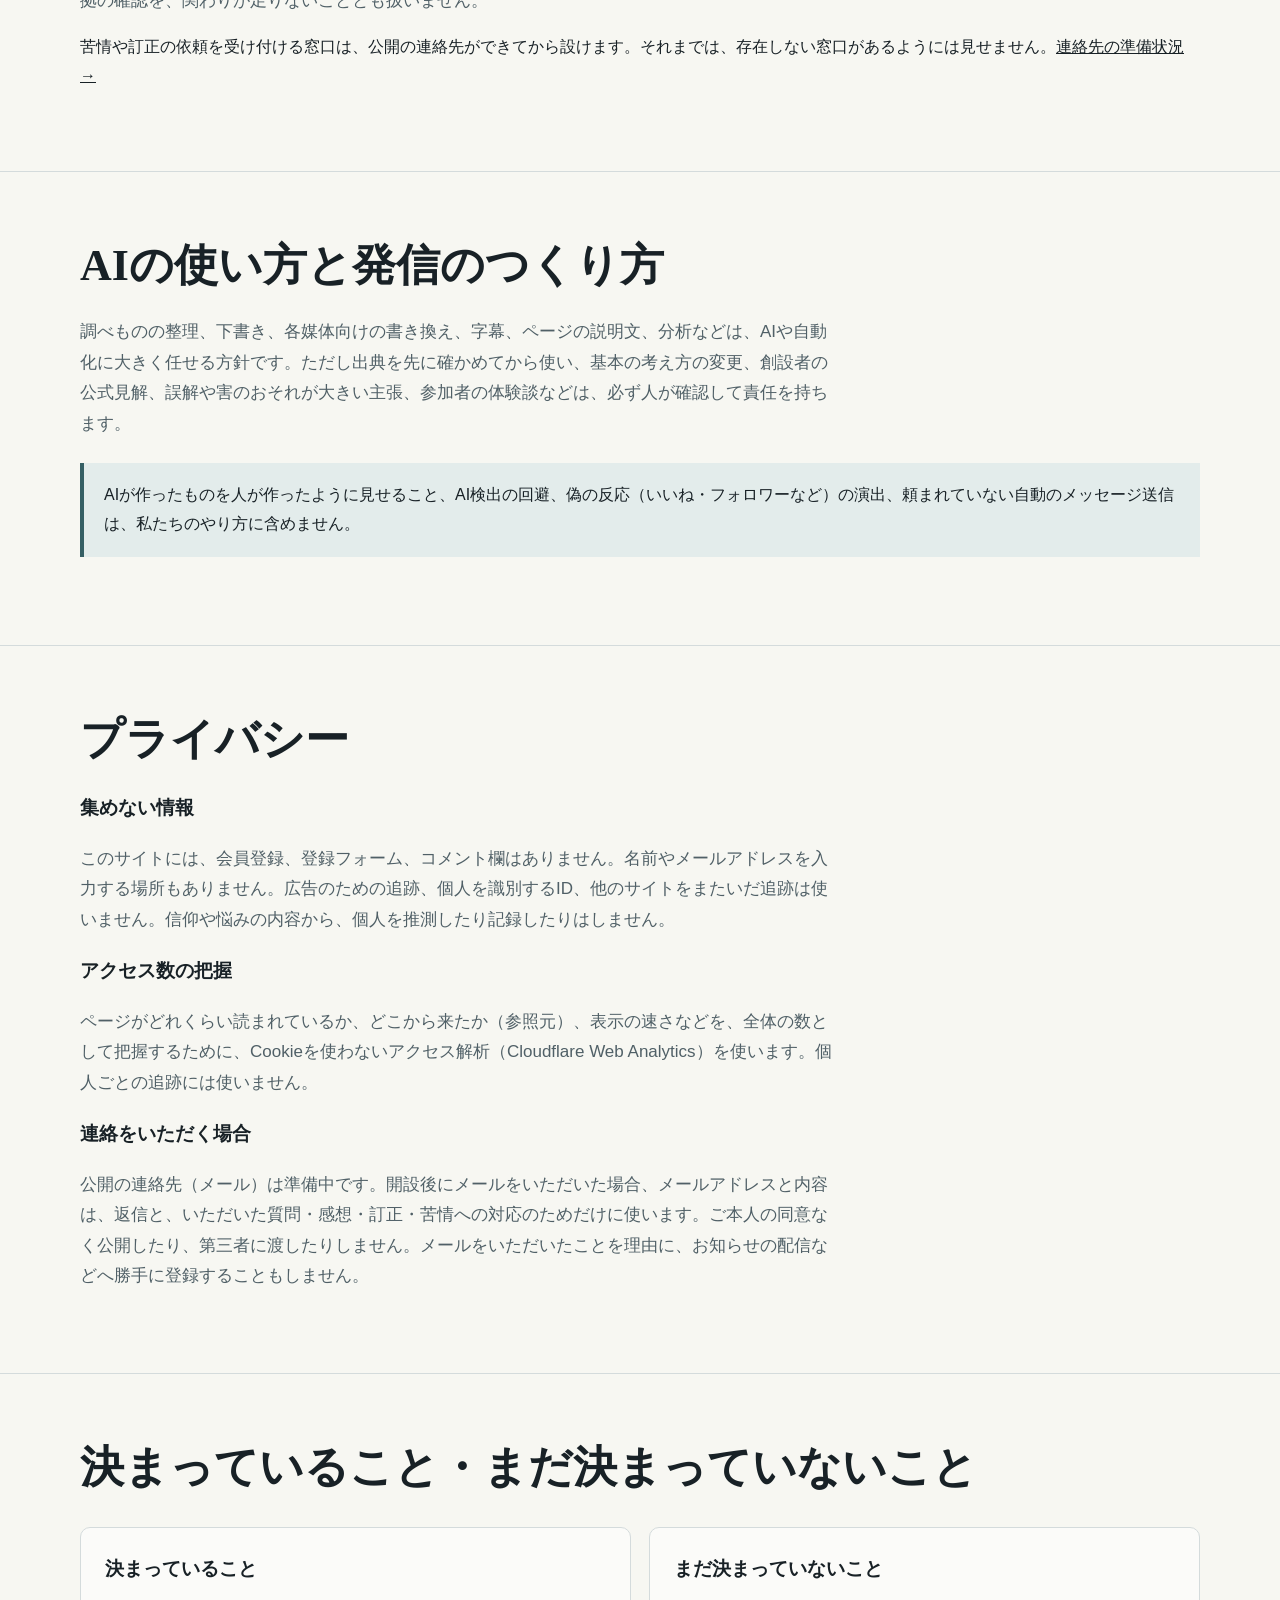
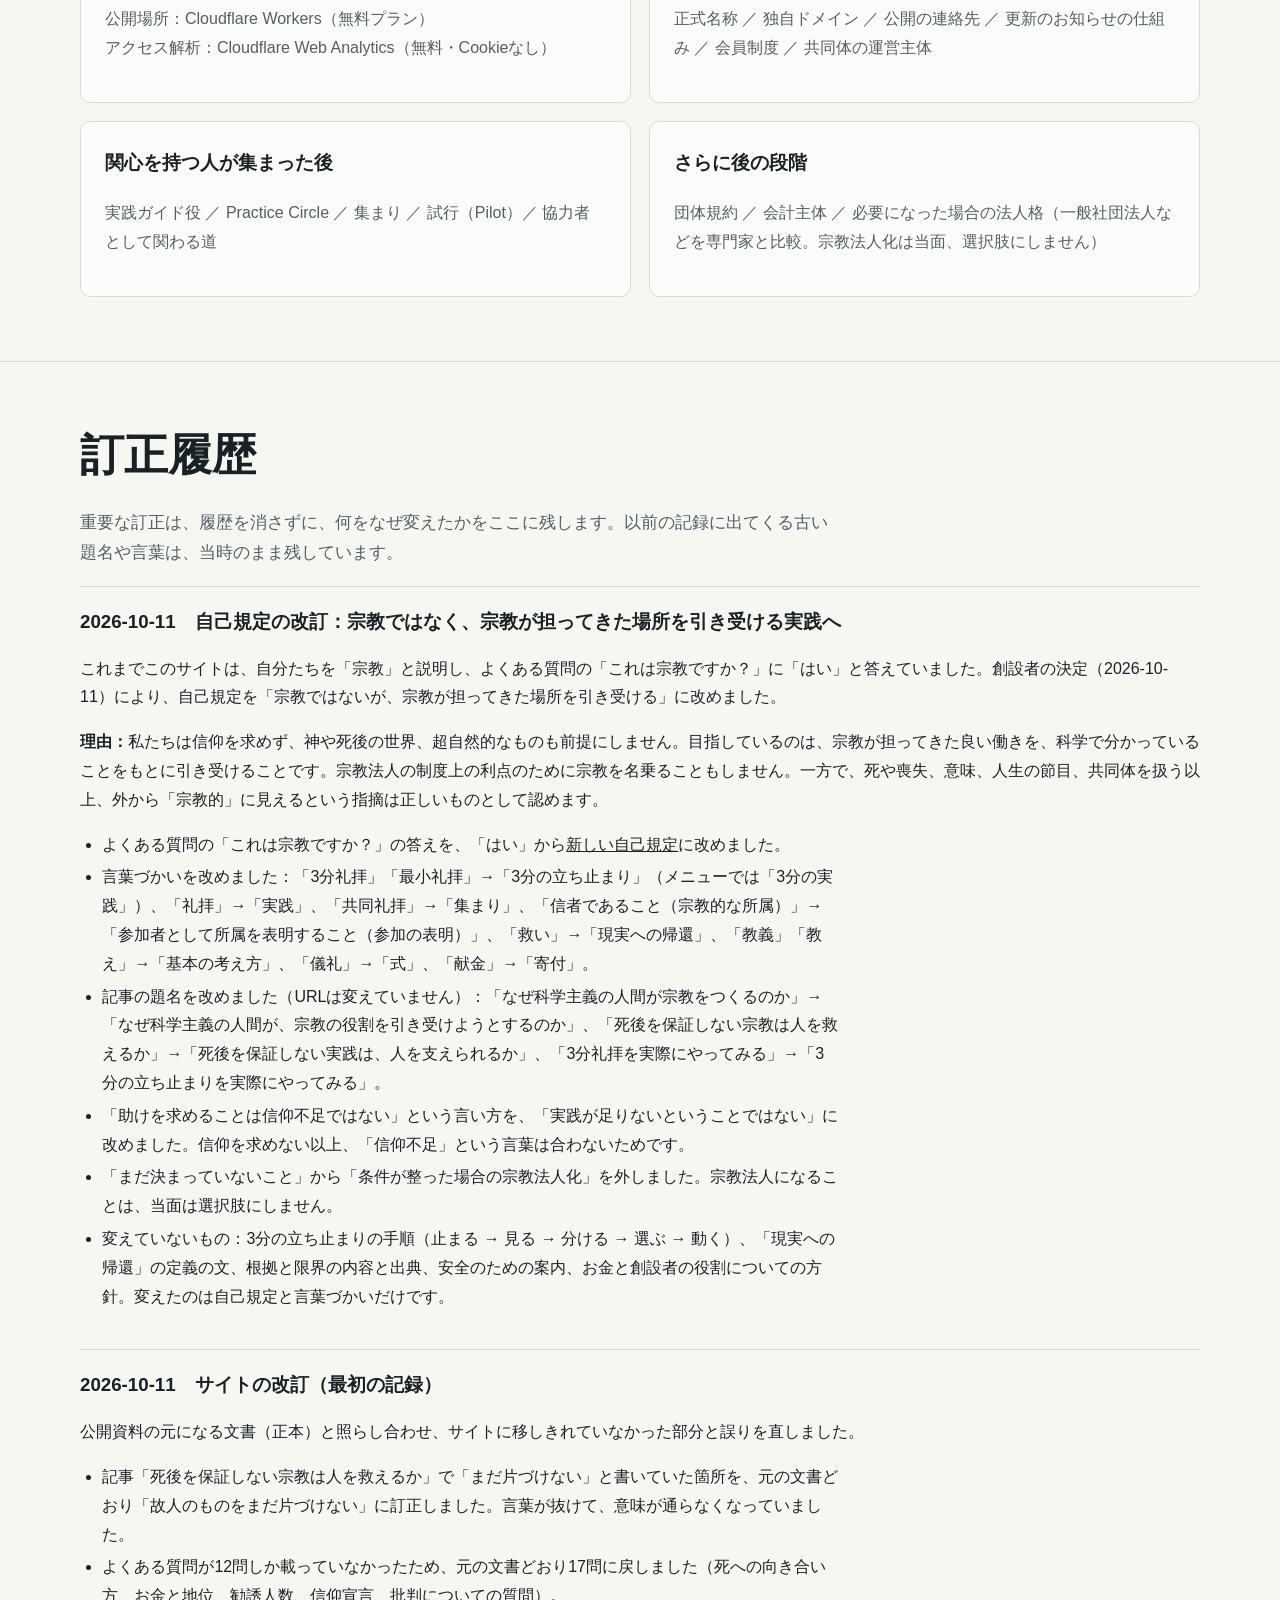
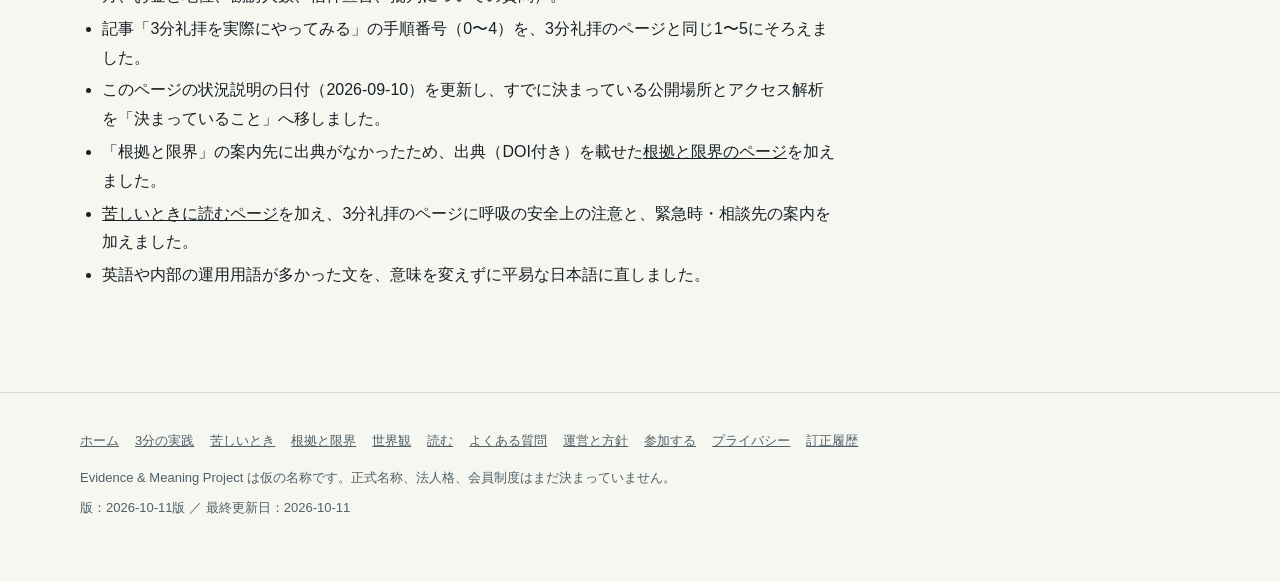
<file: site/trust/index.html>
<!doctype html>
<html lang="ja">
<head>
  <meta charset="utf-8">
  <meta name="viewport" content="width=device-width, initial-scale=1">
  <title>運営と方針 — Evidence &amp; Meaning Project</title>
  <meta name="description" content="基本の考え方、根拠、創設者の権限、お金、やめ方、AIの使い方、プライバシー、現在の状況と訂正履歴を公開します。">
  <meta property="og:title" content="運営と方針 — Evidence &amp; Meaning Project">
  <meta property="og:description" content="基本の考え方、根拠、創設者の権限、お金、やめ方、AIの使い方、プライバシー、現在の状況と訂正履歴を公開します。">
  <meta property="og:type" content="website">
  <meta property="og:locale" content="ja_JP">
  <meta property="og:site_name" content="Evidence &amp; Meaning Project">
  <meta name="twitter:card" content="summary">
  <link rel="stylesheet" href="../assets/site.css">
</head>
<body>
<a class="skip-link" href="#main">本文へ移動</a>
<header class="site-header"><div class="container nav">
  <a class="brand" href="../"><svg class="mark" viewBox="0 0 100 100" aria-hidden="true" focusable="false"><path d="M82 73 A39 39 0 1 1 82 27" fill="none" stroke="currentColor" stroke-width="5.5" stroke-linecap="round"/><circle cx="60" cy="48" r="5.5" fill="currentColor"/></svg><span>Evidence &amp; Meaning Project</span></a>
  <nav class="links" aria-label="サイト内の主なページ"><a href="../practice/">3分の実践</a><a href="../refuge/">苦しいとき</a><a href="../evidence/">根拠と限界</a><a href="../worldview/">世界観</a><a href="../articles/">読む</a><a href="../faq/">よくある質問</a><a href="../trust/" aria-current="page">運営と方針</a><a href="../participate/">参加する</a></nav>
</div></header>

<main id="main">
<section class="hero"><div class="container">
  <p class="eyebrow">運営と方針</p>
  <h1>信じる前に、<br>検証できるようにする。</h1>
  <p class="lead">Evidence &amp; Meaning Projectは、基本の考え方、根拠、創設者の権限、お金、やめ方、AIの使い方を公開し、検証できるようにすることを、この実践の設計の一部として扱います。</p>
  <nav aria-label="このページの内容"><ul class="toc">
    <li><a href="#status">現在の状況</a></li><li><a href="#doctrine">基本の考え方の三つの区別</a></li><li><a href="#evidence">根拠</a></li><li><a href="#founder">創設者</a></li><li><a href="#money">お金</a></li><li><a href="#exit">やめる・批判する</a></li><li><a href="#ai">AIの使い方</a></li><li><a href="#privacy">プライバシー</a></li><li><a href="#decided">決まっていること</a></li><li><a href="#corrections">訂正履歴</a></li>
  </ul></nav>
</div></section>

<section class="section" id="status"><div class="container"><h2>現在の状況</h2>
  <div class="notice"><strong>2026-10-11時点：</strong>Evidence &amp; Meaning Project は仮の公開名称です。正式名称、法人格、正式な会員制度、会費、実際の共同体はまだありません。</div>
  <div class="notice"><strong>私たちが何であるか：</strong>私たちは宗教ではありません。信仰を求めず、神や死後の世界、超自然的なものも前提にしません。ただ、死や喪失、意味、人生の節目、共同体といった、これまで宗教が担ってきた場所を、科学で分かっていることをもとに引き受けようとしています。その意味で、外から「宗教的」に見えることは否定しません。</div>
  <p class="section-intro">私たちはこれを「科学にもとづく、生き方の実践」と呼んでいます。宗教法人の制度上の利点のために宗教を名乗ることはしません。宗教法人になることも、当面は考えていません。</p>
  <p class="section-intro">実際の共同体や参加者数を、存在するように演出しません。人が集まって行うPractice Circleや集まりは、このサイトやSNSを通じて関心を持つ人が集まった後に、試行として始めます。</p>
</div></section>

<section class="section" id="doctrine"><div class="container"><h2>基本の考え方の三つの区別</h2>
  <div class="grid">
    <article class="card"><h3>事実</h3><p>経験的な主張。根拠に従って更新・訂正します。</p></article>
    <article class="card"><h3>価値</h3><p>何を大切にするかという選択。科学から自動的に導かれたふりをしません。</p></article>
    <article class="card"><h3>象徴</h3><p>世界観を物語・式・象徴として経験するための表現。事実の主張へ自動的に格上げしません。</p></article>
  </div>
  <p><a href="../worldview/">世界観を読む →</a></p>
</div></section>

<section class="section" id="evidence"><div class="container"><h2>根拠</h2>
  <p class="section-intro">3分の立ち止まりは、呼吸、身体への注意、感情を言葉にすること、問題の整理、価値の明確化、「もし〜なら、こうする」という計画づくりなど、研究されてきた複数の要素を短く組み合わせた、独自の実践です。</p>
  <div class="notice"><strong>主張の範囲：</strong>各要素に研究があることと、この3〜5分の組み合わせ全体が有効だと証明済みであることを混同しません。組み合わせ全体の効果は、これから試行で確かめる対象です。</div>
  <p><a href="../evidence/">根拠と限界、出典の一覧を見る →</a></p>
</div></section>

<section class="section" id="founder"><div class="container"><h2>創設者</h2>
  <p class="section-intro">創設者には、制度・名称（ブランド）・将来の運営・知的財産について、特別な立場を持たせる設計です。一方、創設者の発言を根拠より上に置く、認識上の特権は認めません。</p>
  <div class="notice">創設者の特権は組織運営上のものです。真理を決める特権ではありません。創設者は運営母体の代表として、お金・運営・名称・知的財産を担います。基本の考え方や実践の中身、開かれた議論や相談の結論を決める権限は持ちません。</div>
</div></section>

<section class="section" id="money"><div class="container"><h2>お金</h2>
  <p class="section-intro">初期は、創設者個人の発信、イベント、書籍、講演、デジタル商品などを収入源の候補としています。実践の共同体が実際にできた場合、その会費・寄付・支え合いのための資金は、創設者や商業活動のお金と分けます。</p>
  <p>寄付額・購入額を、関わりの深さ、徳、支えを受けられるかどうか、役割の基準にはしません。</p>
</div></section>

<section class="section" id="exit"><div class="container"><h2>やめる・批判する</h2>
  <p class="section-intro">参加や3分の立ち止まりをやめることを、失格や不幸の原因とは扱いません。疑問、批判、反論、根拠の確認を、関わりが足りないこととも扱いません。</p>
  <p>苦情や訂正の依頼を受け付ける窓口は、公開の連絡先ができてから設けます。それまでは、存在しない窓口があるようには見せません。<a href="../participate/">連絡先の準備状況 →</a></p>
</div></section>

<section class="section" id="ai"><div class="container"><h2>AIの使い方と発信のつくり方</h2>
  <p class="section-intro">調べものの整理、下書き、各媒体向けの書き換え、字幕、ページの説明文、分析などは、AIや自動化に大きく任せる方針です。ただし出典を先に確かめてから使い、基本の考え方の変更、創設者の公式見解、誤解や害のおそれが大きい主張、参加者の体験談などは、必ず人が確認して責任を持ちます。</p>
  <div class="notice">AIが作ったものを人が作ったように見せること、AI検出の回避、偽の反応（いいね・フォロワーなど）の演出、頼まれていない自動のメッセージ送信は、私たちのやり方に含めません。</div>
</div></section>

<section class="section" id="privacy"><div class="container"><h2>プライバシー</h2>
  <h3>集めない情報</h3>
  <p class="section-intro">このサイトには、会員登録、登録フォーム、コメント欄はありません。名前やメールアドレスを入力する場所もありません。広告のための追跡、個人を識別するID、他のサイトをまたいだ追跡は使いません。信仰や悩みの内容から、個人を推測したり記録したりはしません。</p>
  <h3>アクセス数の把握</h3>
  <p class="section-intro">ページがどれくらい読まれているか、どこから来たか（参照元）、表示の速さなどを、全体の数として把握するために、Cookieを使わないアクセス解析（Cloudflare Web Analytics）を使います。個人ごとの追跡には使いません。</p>
  <h3>連絡をいただく場合</h3>
  <p class="section-intro">公開の連絡先（メール）は準備中です。開設後にメールをいただいた場合、メールアドレスと内容は、返信と、いただいた質問・感想・訂正・苦情への対応のためだけに使います。ご本人の同意なく公開したり、第三者に渡したりしません。メールをいただいたことを理由に、お知らせの配信などへ勝手に登録することもしません。</p>
</div></section>

<section class="section" id="decided"><div class="container"><h2>決まっていること・まだ決まっていないこと</h2>
  <div class="grid two">
    <article class="card"><h3>決まっていること</h3><p>公開場所：Cloudflare Workers（無料プラン）<br>アクセス解析：Cloudflare Web Analytics（無料・Cookieなし）</p></article>
    <article class="card"><h3>まだ決まっていないこと</h3><p>正式名称 ／ 独自ドメイン ／ 公開の連絡先 ／ 更新のお知らせの仕組み ／ 会員制度 ／ 共同体の運営主体</p></article>
    <article class="card"><h3>関心を持つ人が集まった後</h3><p>実践ガイド役 ／ Practice Circle ／ 集まり ／ 試行（Pilot）／ 協力者として関わる道</p></article>
    <article class="card"><h3>さらに後の段階</h3><p>団体規約 ／ 会計主体 ／ 必要になった場合の法人格（一般社団法人などを専門家と比較。宗教法人化は当面、選択肢にしません）</p></article>
  </div>
</div></section>

<section class="section" id="corrections"><div class="container"><h2>訂正履歴</h2>
  <p class="section-intro">重要な訂正は、履歴を消さずに、何をなぜ変えたかをここに残します。以前の記録に出てくる古い題名や言葉は、当時のまま残しています。</p>
  <article class="correction">
    <h3><time datetime="2026-10-11">2026-10-11</time>　自己規定の改訂：宗教ではなく、宗教が担ってきた場所を引き受ける実践へ</h3>
    <p>これまでこのサイトは、自分たちを「宗教」と説明し、よくある質問の「これは宗教ですか？」に「はい」と答えていました。創設者の決定（2026-10-11）により、自己規定を「宗教ではないが、宗教が担ってきた場所を引き受ける」に改めました。</p>
    <p><strong>理由：</strong>私たちは信仰を求めず、神や死後の世界、超自然的なものも前提にしません。目指しているのは、宗教が担ってきた良い働きを、科学で分かっていることをもとに引き受けることです。宗教法人の制度上の利点のために宗教を名乗ることもしません。一方で、死や喪失、意味、人生の節目、共同体を扱う以上、外から「宗教的」に見えるという指摘は正しいものとして認めます。</p>
    <ul class="list">
      <li>よくある質問の「これは宗教ですか？」の答えを、「はい」から<a href="../faq/#q1">新しい自己規定</a>に改めました。</li>
      <li>言葉づかいを改めました：「3分礼拝」「最小礼拝」→「3分の立ち止まり」（メニューでは「3分の実践」）、「礼拝」→「実践」、「共同礼拝」→「集まり」、「信者であること（宗教的な所属）」→「参加者として所属を表明すること（参加の表明）」、「救い」→「現実への帰還」、「教義」「教え」→「基本の考え方」、「儀礼」→「式」、「献金」→「寄付」。</li>
      <li>記事の題名を改めました（URLは変えていません）：「なぜ科学主義の人間が宗教をつくるのか」→「なぜ科学主義の人間が、宗教の役割を引き受けようとするのか」、「死後を保証しない宗教は人を救えるか」→「死後を保証しない実践は、人を支えられるか」、「3分礼拝を実際にやってみる」→「3分の立ち止まりを実際にやってみる」。</li>
      <li>「助けを求めることは信仰不足ではない」という言い方を、「実践が足りないということではない」に改めました。信仰を求めない以上、「信仰不足」という言葉は合わないためです。</li>
      <li>「まだ決まっていないこと」から「条件が整った場合の宗教法人化」を外しました。宗教法人になることは、当面は選択肢にしません。</li>
      <li>変えていないもの：3分の立ち止まりの手順（止まる → 見る → 分ける → 選ぶ → 動く）、「現実への帰還」の定義の文、根拠と限界の内容と出典、安全のための案内、お金と創設者の役割についての方針。変えたのは自己規定と言葉づかいだけです。</li>
    </ul>
  </article>
  <article class="correction">
    <h3><time datetime="2026-10-11">2026-10-11</time>　サイトの改訂（最初の記録）</h3>
    <p>公開資料の元になる文書（正本）と照らし合わせ、サイトに移しきれていなかった部分と誤りを直しました。</p>
    <ul class="list">
      <li>記事「死後を保証しない宗教は人を救えるか」で「まだ片づけない」と書いていた箇所を、元の文書どおり「故人のものをまだ片づけない」に訂正しました。言葉が抜けて、意味が通らなくなっていました。</li>
      <li>よくある質問が12問しか載っていなかったため、元の文書どおり17問に戻しました（死への向き合い方、お金と地位、勧誘人数、信仰宣言、批判についての質問）。</li>
      <li>記事「3分礼拝を実際にやってみる」の手順番号（0〜4）を、3分礼拝のページと同じ1〜5にそろえました。</li>
      <li>このページの状況説明の日付（2026-09-10）を更新し、すでに決まっている公開場所とアクセス解析を「決まっていること」へ移しました。</li>
      <li>「根拠と限界」の案内先に出典がなかったため、出典（DOI付き）を載せた<a href="../evidence/">根拠と限界のページ</a>を加えました。</li>
      <li><a href="../refuge/">苦しいときに読むページ</a>を加え、3分礼拝のページに呼吸の安全上の注意と、緊急時・相談先の案内を加えました。</li>
      <li>英語や内部の運用用語が多かった文を、意味を変えずに平易な日本語に直しました。</li>
    </ul>
  </article>
</div></section>
</main>

<footer class="footer"><div class="container">
  <nav class="footer-links" aria-label="フッターのリンク"><a href="../">ホーム</a><a href="../practice/">3分の実践</a><a href="../refuge/">苦しいとき</a><a href="../evidence/">根拠と限界</a><a href="../worldview/">世界観</a><a href="../articles/">読む</a><a href="../faq/">よくある質問</a><a href="../trust/">運営と方針</a><a href="../participate/">参加する</a><a href="../trust/#privacy">プライバシー</a><a href="../trust/#corrections">訂正履歴</a></nav>
  <p>Evidence &amp; Meaning Project は仮の名称です。正式名称、法人格、会員制度はまだ決まっていません。</p>
  <p class="version">版：2026-10-11版 ／ 最終更新日：<time datetime="2026-10-11">2026-10-11</time></p>
</div></footer>
</body>
</html>
</file>
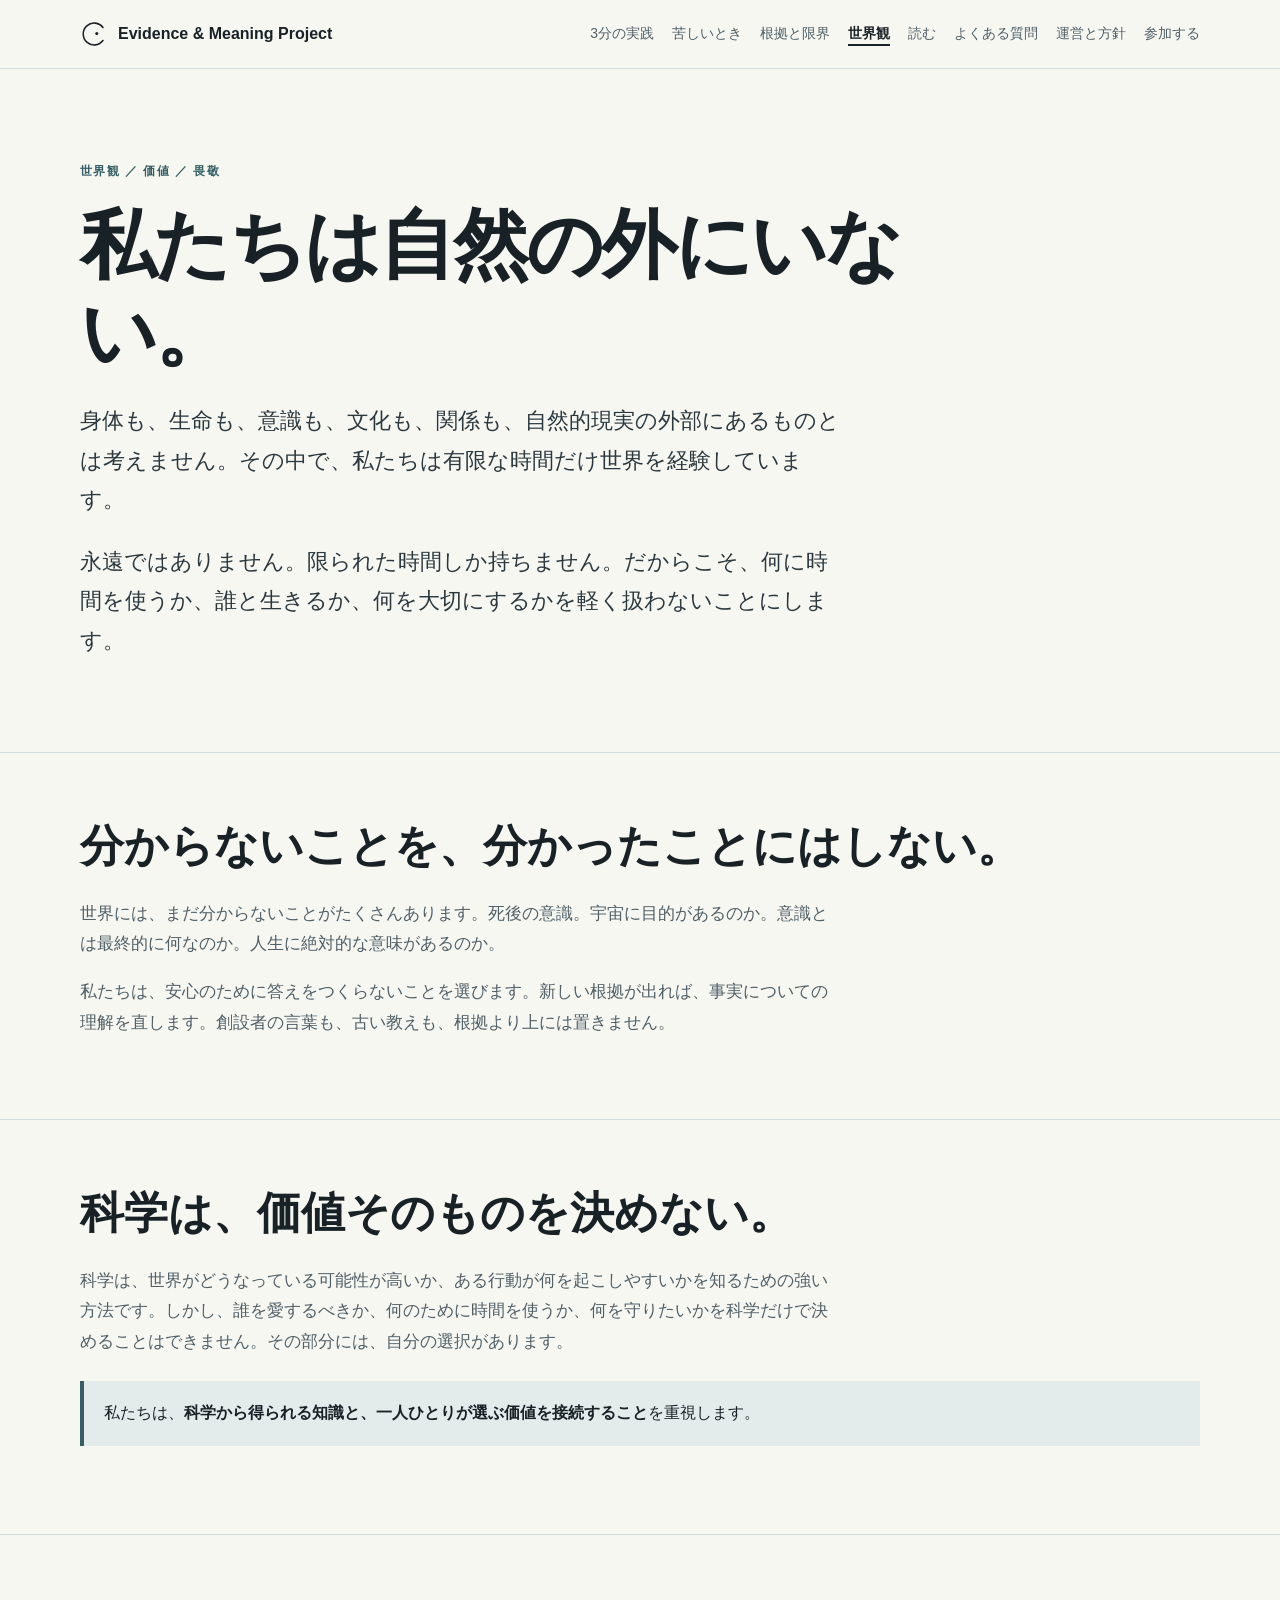
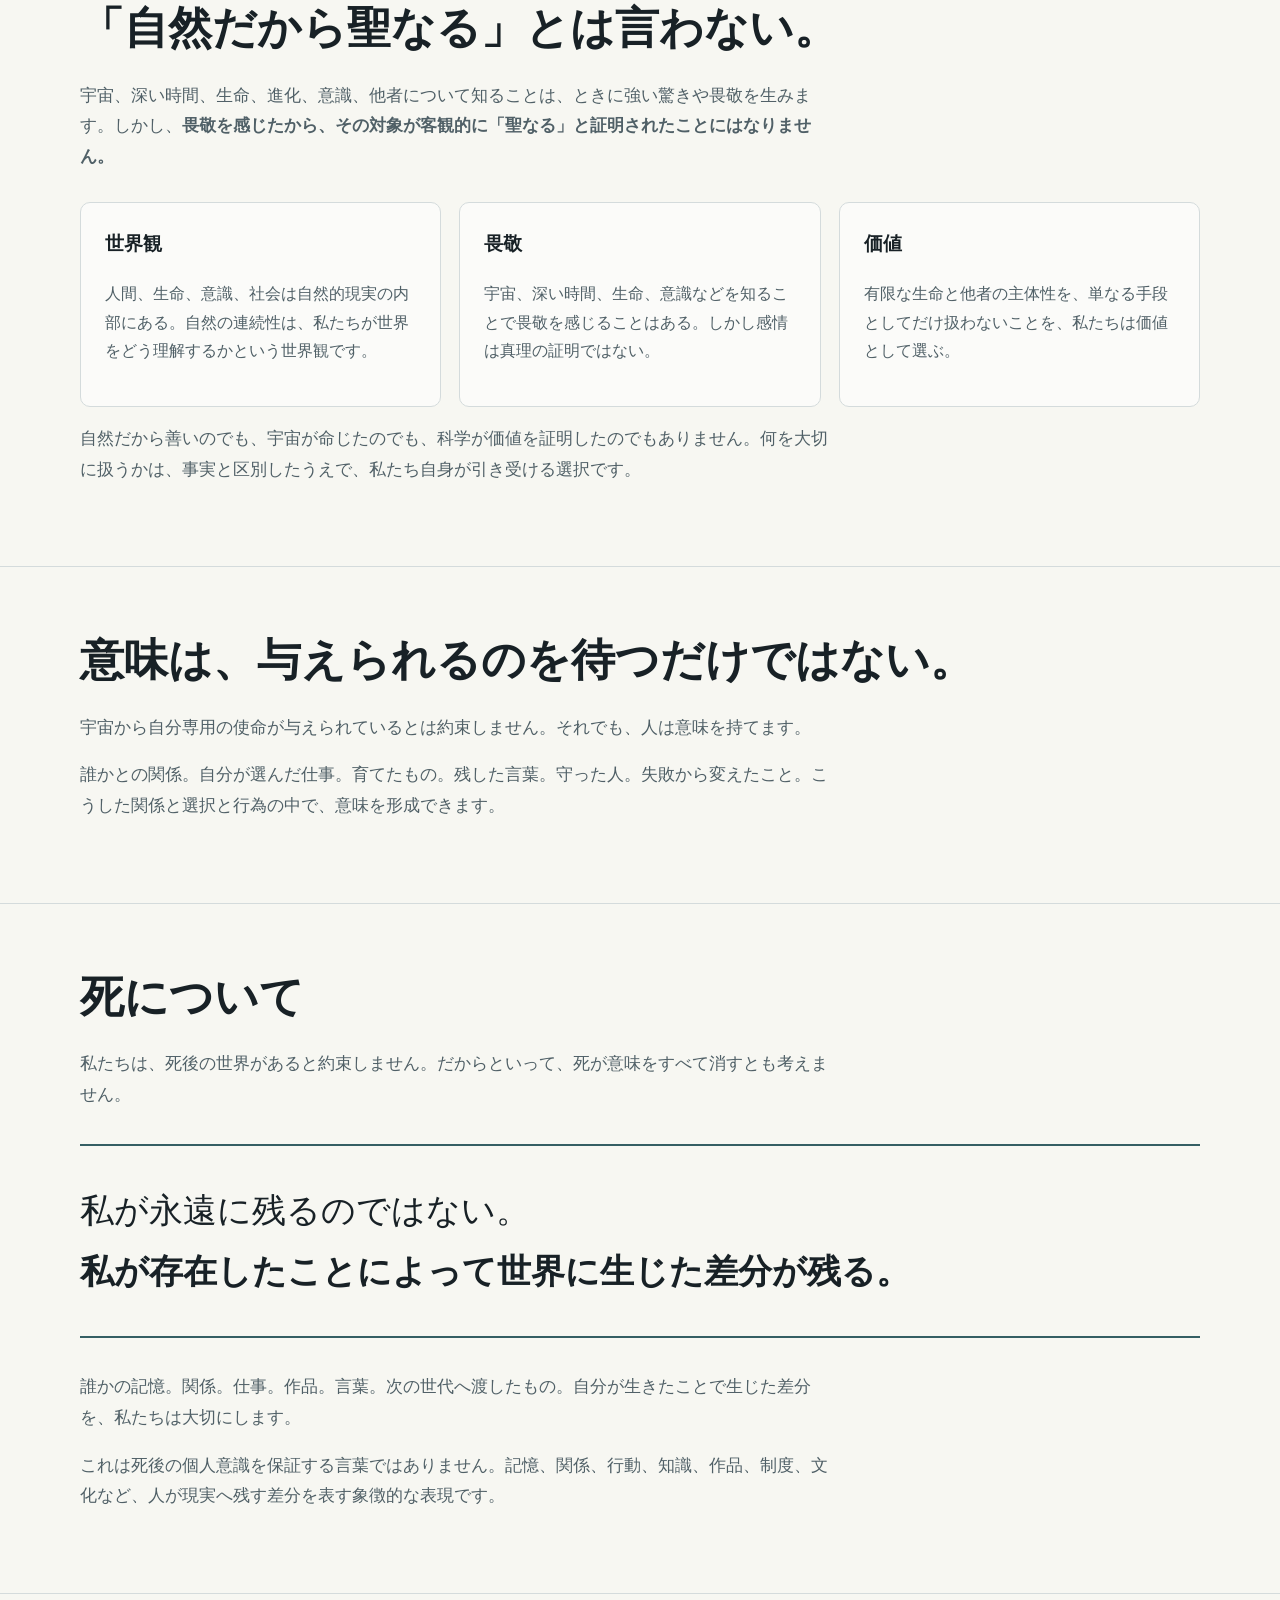
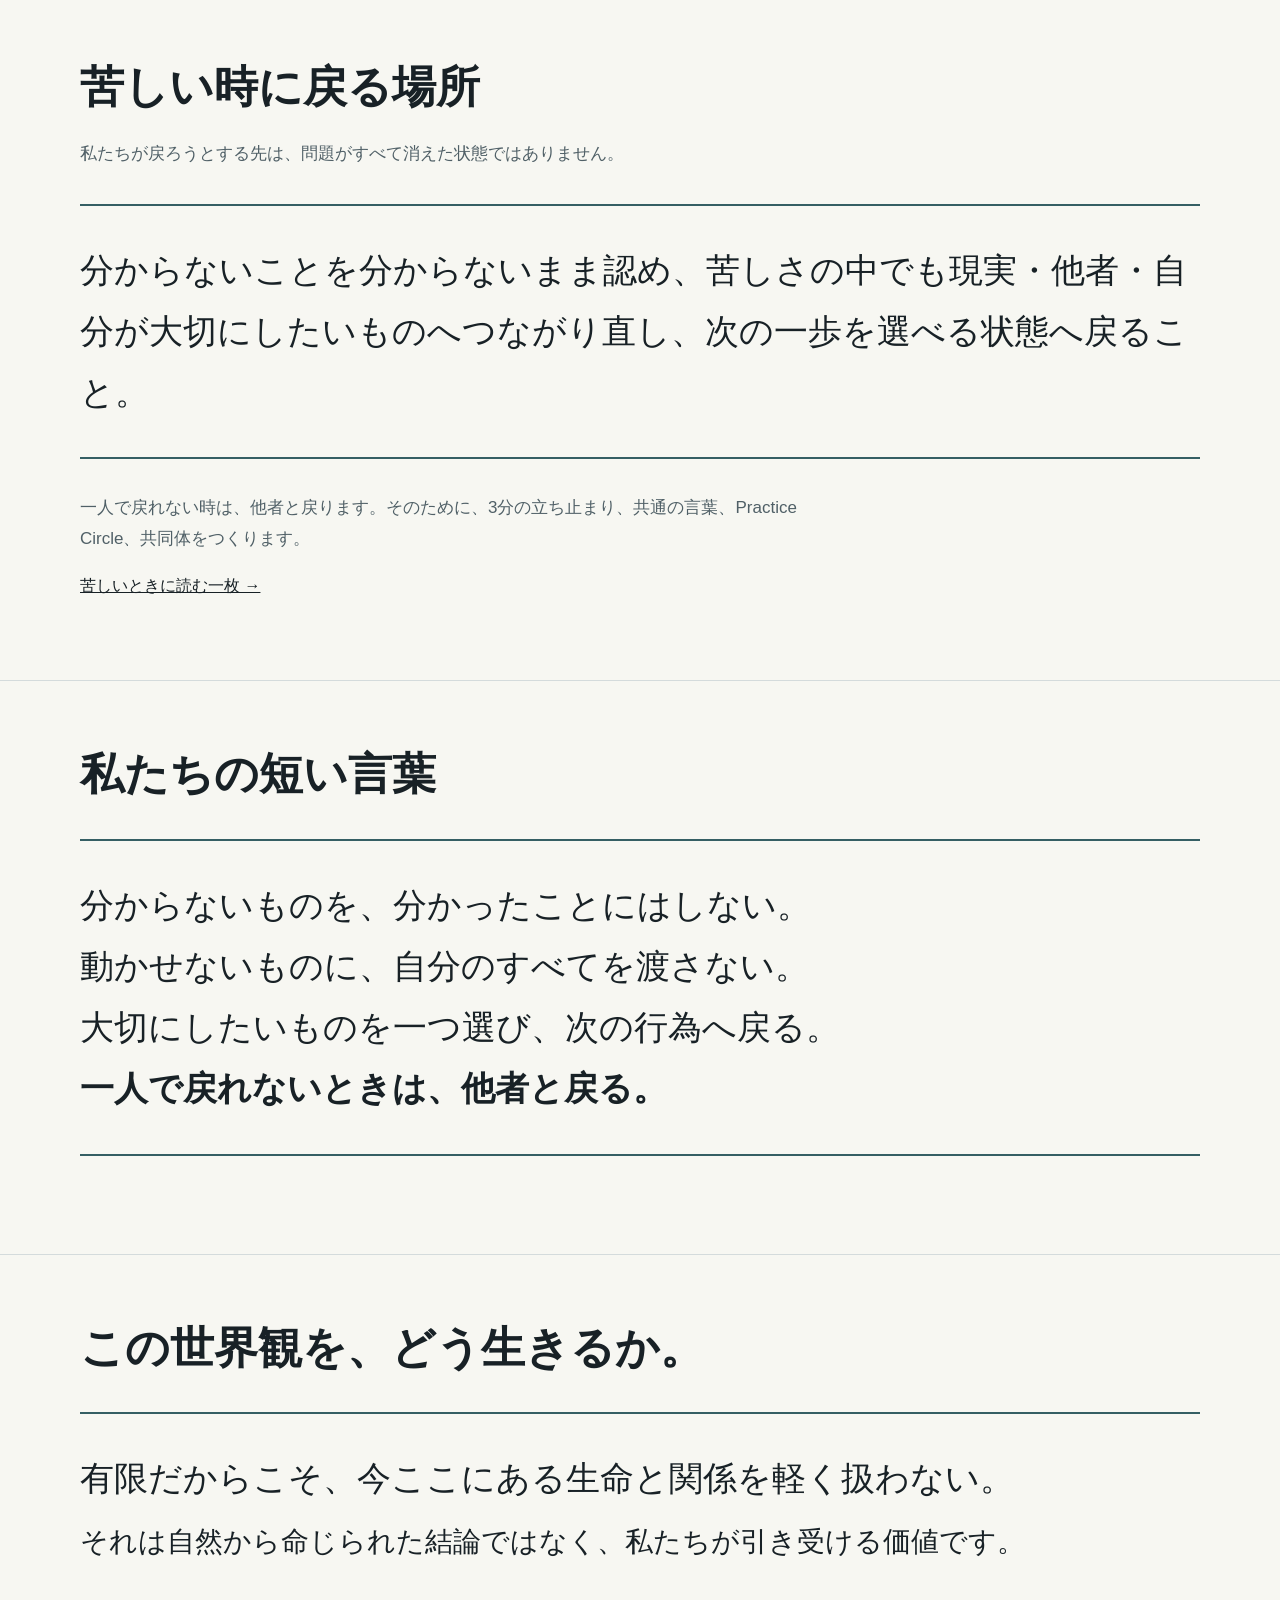
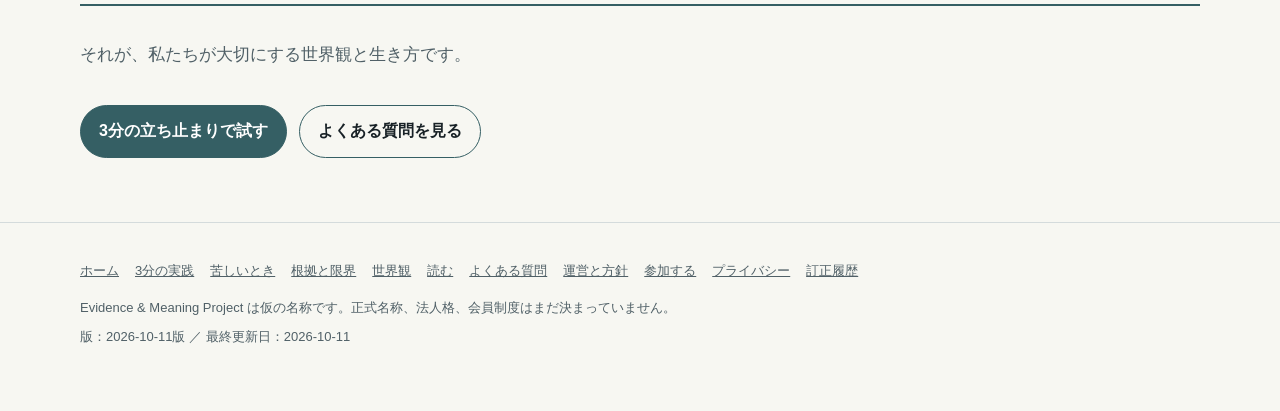
<file: site/worldview/index.html>
<!doctype html>
<html lang="ja">
<head>
  <meta charset="utf-8">
  <meta name="viewport" content="width=device-width, initial-scale=1">
  <title>世界観 — Evidence &amp; Meaning Project</title>
  <meta name="description" content="自然の連続性、有限性、意味、畏敬、価値の選択を、事実と混同せずに扱う世界観。">
  <meta property="og:title" content="世界観 — Evidence &amp; Meaning Project">
  <meta property="og:description" content="自然の連続性、有限性、意味、畏敬、価値の選択を、事実と混同せずに扱う世界観。">
  <meta property="og:type" content="website">
  <meta property="og:locale" content="ja_JP">
  <meta property="og:site_name" content="Evidence &amp; Meaning Project">
  <meta name="twitter:card" content="summary">
  <link rel="stylesheet" href="../assets/site.css">
</head>
<body>
<a class="skip-link" href="#main">本文へ移動</a>
<header class="site-header"><div class="container nav">
  <a class="brand" href="../"><svg class="mark" viewBox="0 0 100 100" aria-hidden="true" focusable="false"><path d="M82 73 A39 39 0 1 1 82 27" fill="none" stroke="currentColor" stroke-width="5.5" stroke-linecap="round"/><circle cx="60" cy="48" r="5.5" fill="currentColor"/></svg><span>Evidence &amp; Meaning Project</span></a>
  <nav class="links" aria-label="サイト内の主なページ"><a href="../practice/">3分の実践</a><a href="../refuge/">苦しいとき</a><a href="../evidence/">根拠と限界</a><a href="../worldview/" aria-current="page">世界観</a><a href="../articles/">読む</a><a href="../faq/">よくある質問</a><a href="../trust/">運営と方針</a><a href="../participate/">参加する</a></nav>
</div></header>

<main id="main">
<section class="hero"><div class="container">
  <p class="eyebrow">世界観 ／ 価値 ／ 畏敬</p>
  <h1>私たちは自然の外にいない。</h1>
  <p class="lead">身体も、生命も、意識も、文化も、関係も、自然的現実の外部にあるものとは考えません。その中で、私たちは有限な時間だけ世界を経験しています。</p>
  <p class="lead">永遠ではありません。限られた時間しか持ちません。だからこそ、何に時間を使うか、誰と生きるか、何を大切にするかを軽く扱わないことにします。</p>
</div></section>

<section class="section"><div class="container"><h2>分からないことを、分かったことにはしない。</h2>
  <p class="section-intro">世界には、まだ分からないことがたくさんあります。死後の意識。宇宙に目的があるのか。意識とは最終的に何なのか。人生に絶対的な意味があるのか。</p>
  <p class="section-intro">私たちは、安心のために答えをつくらないことを選びます。新しい根拠が出れば、事実についての理解を直します。創設者の言葉も、古い教えも、根拠より上には置きません。</p>
</div></section>

<section class="section"><div class="container"><h2>科学は、価値そのものを決めない。</h2>
  <p class="section-intro">科学は、世界がどうなっている可能性が高いか、ある行動が何を起こしやすいかを知るための強い方法です。しかし、誰を愛するべきか、何のために時間を使うか、何を守りたいかを科学だけで決めることはできません。その部分には、自分の選択があります。</p>
  <div class="notice">私たちは、<strong>科学から得られる知識と、一人ひとりが選ぶ価値を接続すること</strong>を重視します。</div>
</div></section>

<section class="section"><div class="container"><h2>「自然だから聖なる」とは言わない。</h2>
  <p class="section-intro">宇宙、深い時間、生命、進化、意識、他者について知ることは、ときに強い驚きや畏敬を生みます。しかし、<strong>畏敬を感じたから、その対象が客観的に「聖なる」と証明されたことにはなりません。</strong></p>
  <div class="grid">
    <article class="card"><h3>世界観</h3><p>人間、生命、意識、社会は自然的現実の内部にある。自然の連続性は、私たちが世界をどう理解するかという世界観です。</p></article>
    <article class="card"><h3>畏敬</h3><p>宇宙、深い時間、生命、意識などを知ることで畏敬を感じることはある。しかし感情は真理の証明ではない。</p></article>
    <article class="card"><h3>価値</h3><p>有限な生命と他者の主体性を、単なる手段としてだけ扱わないことを、私たちは価値として選ぶ。</p></article>
  </div>
  <p class="section-intro">自然だから善いのでも、宇宙が命じたのでも、科学が価値を証明したのでもありません。何を大切に扱うかは、事実と区別したうえで、私たち自身が引き受ける選択です。</p>
</div></section>

<section class="section"><div class="container"><h2>意味は、与えられるのを待つだけではない。</h2>
  <p class="section-intro">宇宙から自分専用の使命が与えられているとは約束しません。それでも、人は意味を持てます。</p>
  <p class="section-intro">誰かとの関係。自分が選んだ仕事。育てたもの。残した言葉。守った人。失敗から変えたこと。こうした関係と選択と行為の中で、意味を形成できます。</p>
</div></section>

<section class="section"><div class="container"><h2>死について</h2>
  <p class="section-intro">私たちは、死後の世界があると約束しません。だからといって、死が意味をすべて消すとも考えません。</p>
  <div class="mantra">私が永遠に残るのではない。<br><strong>私が存在したことによって世界に生じた差分が残る。</strong></div>
  <p class="section-intro">誰かの記憶。関係。仕事。作品。言葉。次の世代へ渡したもの。自分が生きたことで生じた差分を、私たちは大切にします。</p>
  <p class="section-intro">これは死後の個人意識を保証する言葉ではありません。記憶、関係、行動、知識、作品、制度、文化など、人が現実へ残す差分を表す象徴的な表現です。</p>
</div></section>

<section class="section"><div class="container"><h2>苦しい時に戻る場所</h2>
  <p class="section-intro">私たちが戻ろうとする先は、問題がすべて消えた状態ではありません。</p>
  <div class="mantra">分からないことを分からないまま認め、苦しさの中でも現実・他者・自分が大切にしたいものへつながり直し、次の一歩を選べる状態へ戻ること。</div>
  <p class="section-intro">一人で戻れない時は、他者と戻ります。そのために、3分の立ち止まり、共通の言葉、Practice Circle、共同体をつくります。</p>
  <p><a href="../refuge/">苦しいときに読む一枚 →</a></p>
</div></section>

<section class="section"><div class="container"><h2>私たちの短い言葉</h2>
  <div class="mantra">分からないものを、分かったことにはしない。<br>動かせないものに、自分のすべてを渡さない。<br>大切にしたいものを一つ選び、次の行為へ戻る。<br><strong>一人で戻れないときは、他者と戻る。</strong></div>
</div></section>

<section class="section"><div class="container"><h2>この世界観を、どう生きるか。</h2>
  <div class="mantra">有限だからこそ、今ここにある生命と関係を軽く扱わない。<br><small>それは自然から命じられた結論ではなく、私たちが引き受ける価値です。</small></div>
  <p class="section-intro">それが、私たちが大切にする世界観と生き方です。</p>
  <div class="actions"><a class="button primary" href="../practice/">3分の立ち止まりで試す</a><a class="button ghost" href="../faq/">よくある質問を見る</a></div>
</div></section>
</main>

<footer class="footer"><div class="container">
  <nav class="footer-links" aria-label="フッターのリンク"><a href="../">ホーム</a><a href="../practice/">3分の実践</a><a href="../refuge/">苦しいとき</a><a href="../evidence/">根拠と限界</a><a href="../worldview/">世界観</a><a href="../articles/">読む</a><a href="../faq/">よくある質問</a><a href="../trust/">運営と方針</a><a href="../participate/">参加する</a><a href="../trust/#privacy">プライバシー</a><a href="../trust/#corrections">訂正履歴</a></nav>
  <p>Evidence &amp; Meaning Project は仮の名称です。正式名称、法人格、会員制度はまだ決まっていません。</p>
  <p class="version">版：2026-10-11版 ／ 最終更新日：<time datetime="2026-10-11">2026-10-11</time></p>
</div></footer>
</body>
</html>
</file>
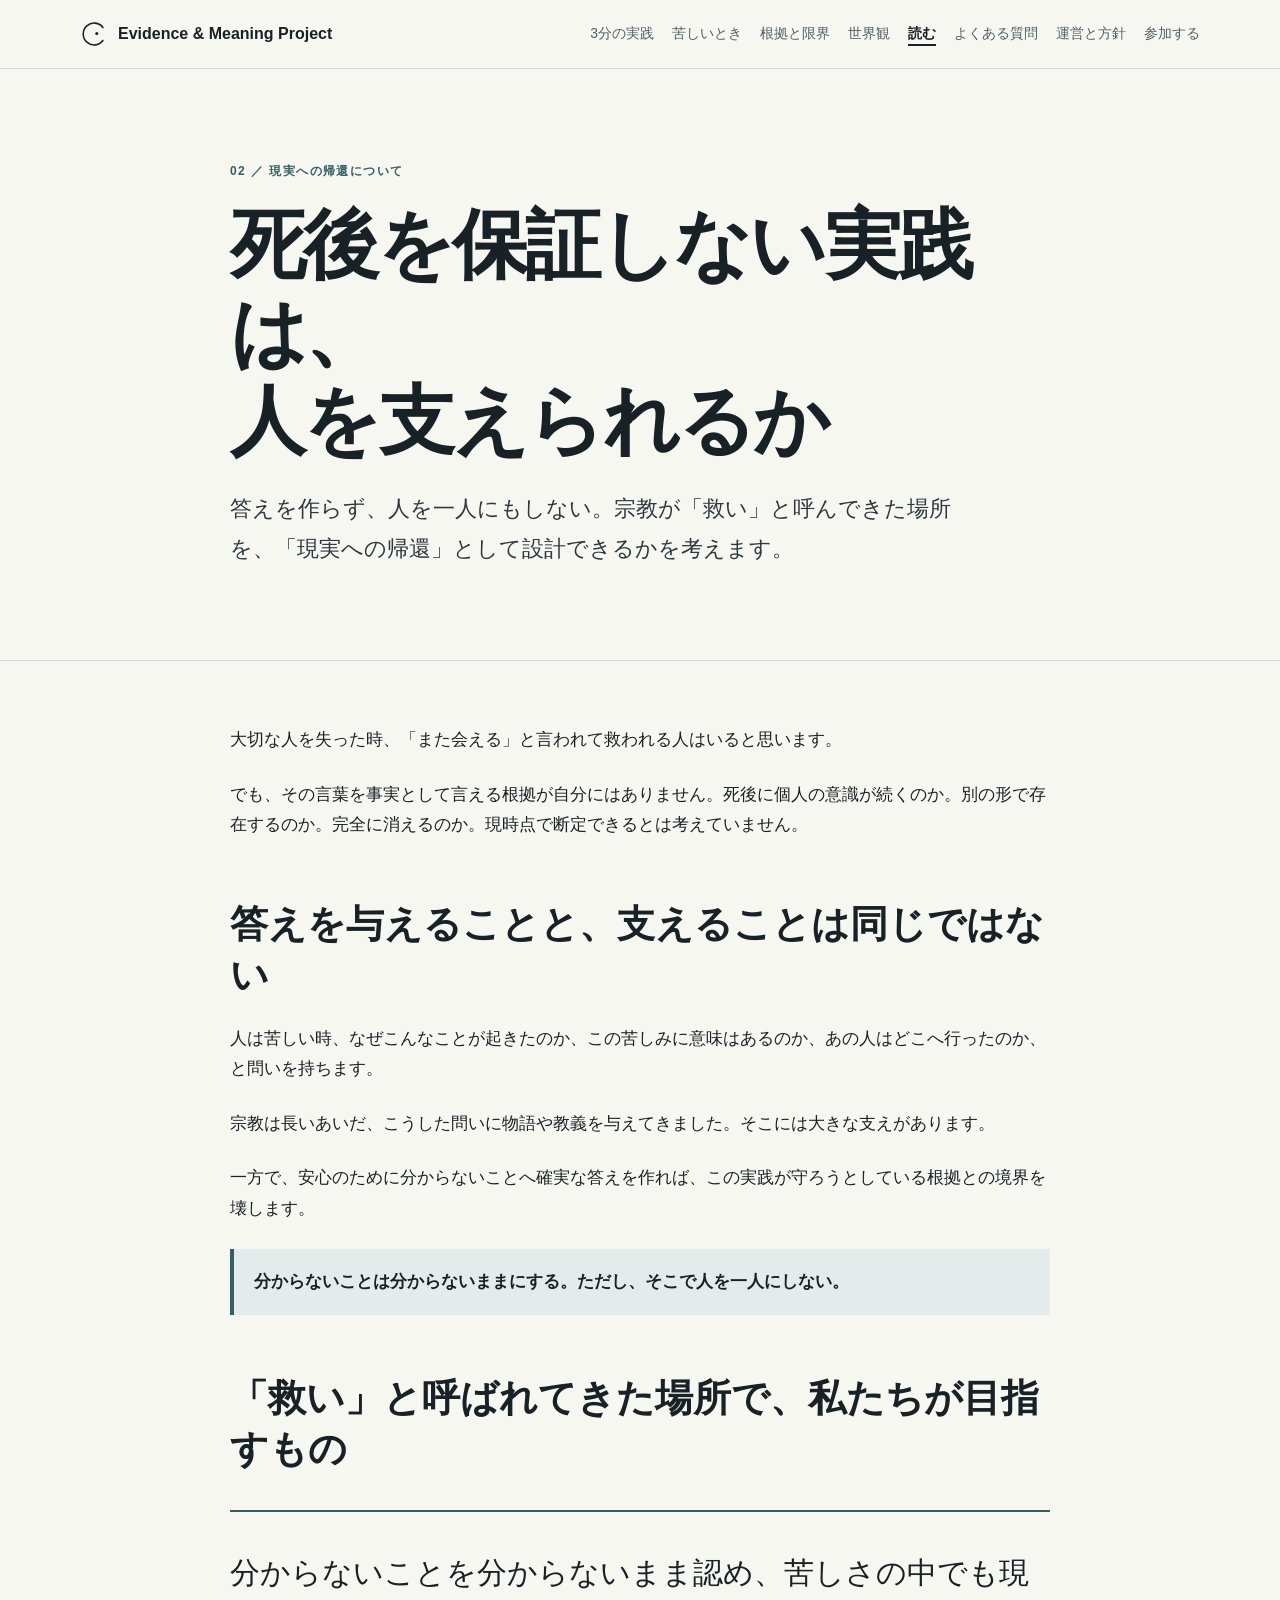
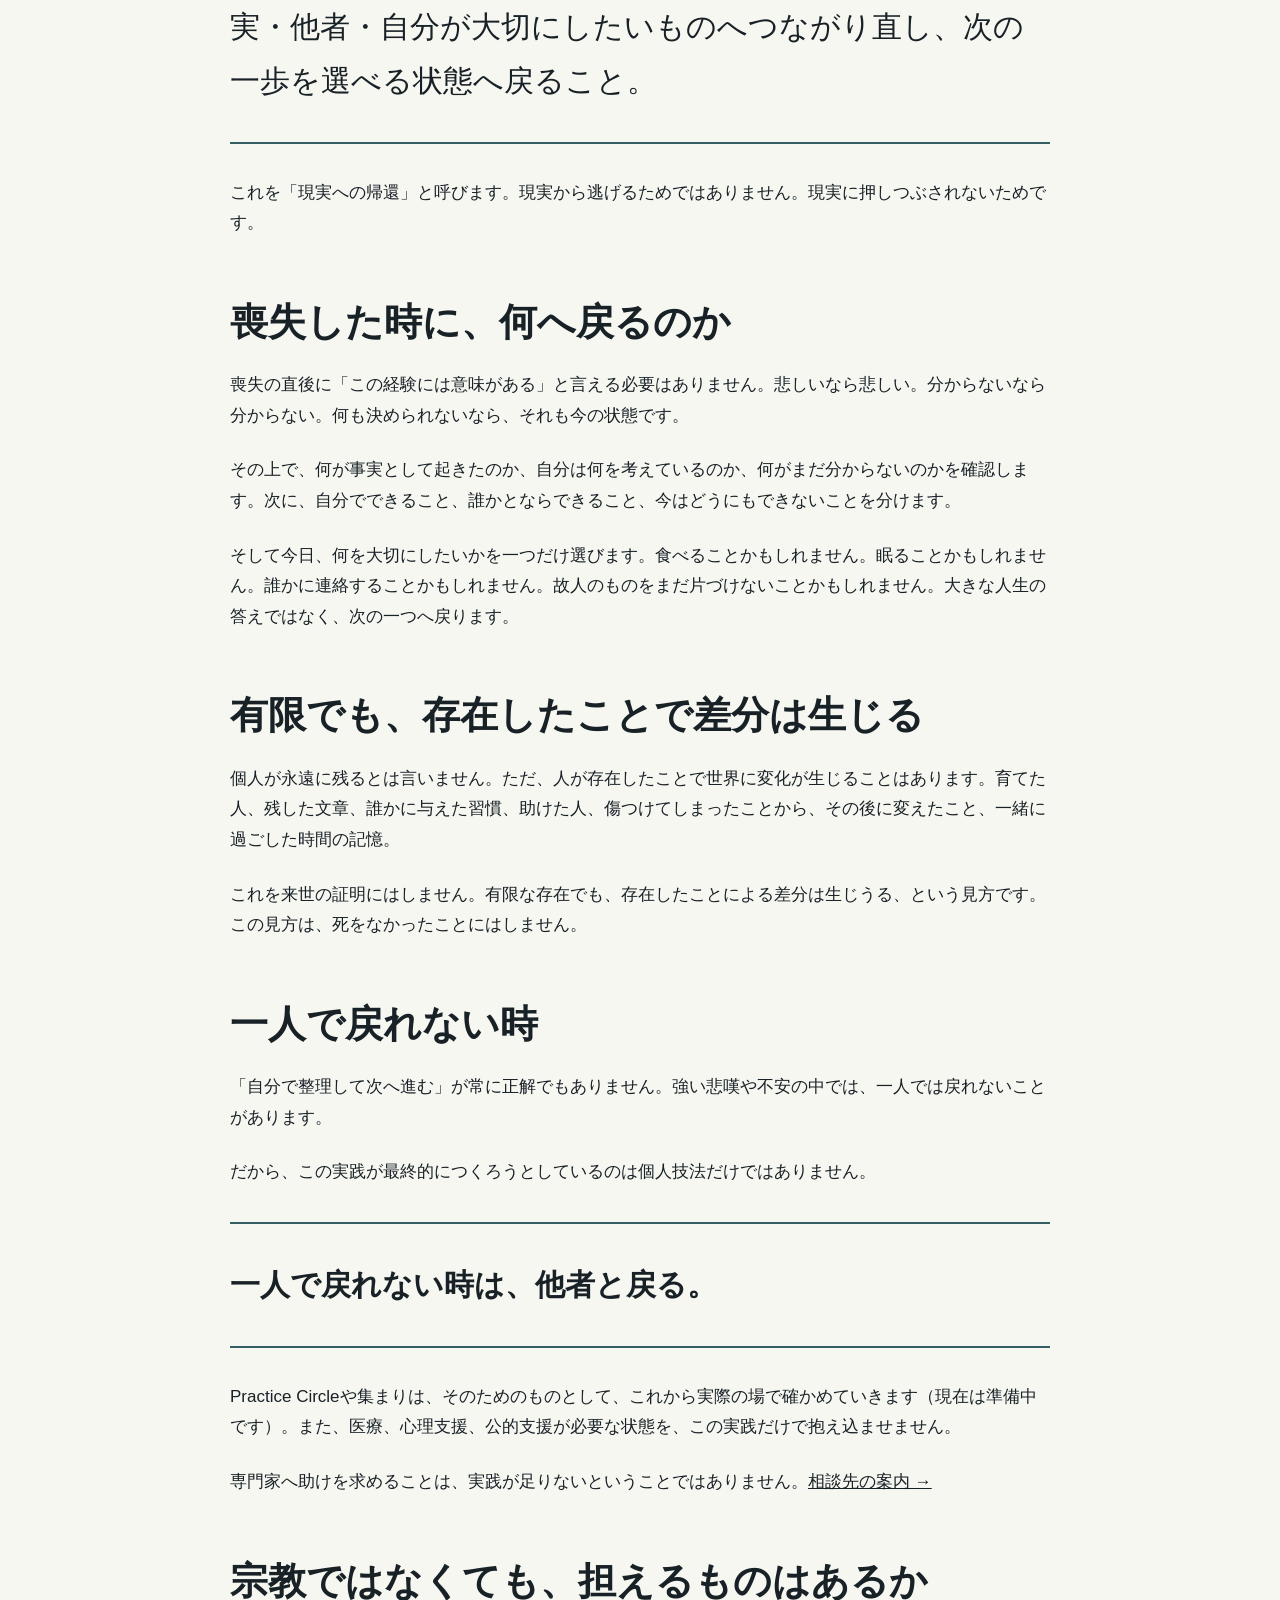
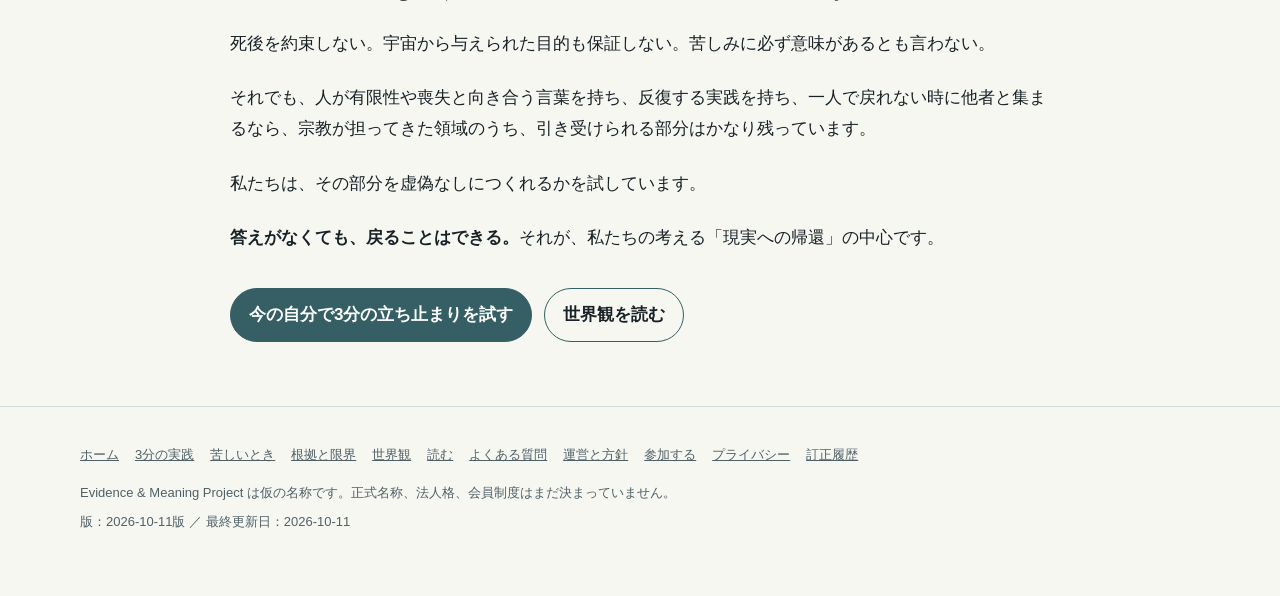
<file: site/articles/no-afterlife-guarantee/index.html>
<!doctype html>
<html lang="ja">
<head>
  <meta charset="utf-8">
  <meta name="viewport" content="width=device-width, initial-scale=1">
  <title>死後を保証しない実践は、人を支えられるか — Evidence &amp; Meaning Project</title>
  <meta name="description" content="来世を保証せず、現実・他者・自分の価値へつながり直すこと（現実への帰還）で人を支えられるかを考える。">
  <meta property="og:title" content="死後を保証しない実践は、人を支えられるか — Evidence &amp; Meaning Project">
  <meta property="og:description" content="来世を保証せず、現実・他者・自分の価値へつながり直すこと（現実への帰還）で人を支えられるかを考える。">
  <meta property="og:type" content="article">
  <meta property="og:locale" content="ja_JP">
  <meta property="og:site_name" content="Evidence &amp; Meaning Project">
  <meta name="twitter:card" content="summary">
  <link rel="stylesheet" href="../../assets/site.css">
</head>
<body>
<a class="skip-link" href="#main">本文へ移動</a>
<header class="site-header"><div class="container nav">
  <a class="brand" href="../../"><svg class="mark" viewBox="0 0 100 100" aria-hidden="true" focusable="false"><path d="M82 73 A39 39 0 1 1 82 27" fill="none" stroke="currentColor" stroke-width="5.5" stroke-linecap="round"/><circle cx="60" cy="48" r="5.5" fill="currentColor"/></svg><span>Evidence &amp; Meaning Project</span></a>
  <nav class="links" aria-label="サイト内の主なページ"><a href="../../practice/">3分の実践</a><a href="../../refuge/">苦しいとき</a><a href="../../evidence/">根拠と限界</a><a href="../../worldview/">世界観</a><a href="../../articles/" aria-current="page">読む</a><a href="../../faq/">よくある質問</a><a href="../../trust/">運営と方針</a><a href="../../participate/">参加する</a></nav>
</div></header>

<main id="main">
<article>
<section class="hero"><div class="container article-shell">
  <p class="eyebrow">02 ／ 現実への帰還について</p>
  <h1>死後を保証しない実践は、<br>人を支えられるか</h1>
  <p class="lead">答えを作らず、人を一人にもしない。宗教が「救い」と呼んできた場所を、「現実への帰還」として設計できるかを考えます。</p>
</div></section>
<section class="section"><div class="container article-shell article-body">
  <p>大切な人を失った時、「また会える」と言われて救われる人はいると思います。</p>
  <p>でも、その言葉を事実として言える根拠が自分にはありません。死後に個人の意識が続くのか。別の形で存在するのか。完全に消えるのか。現時点で断定できるとは考えていません。</p>
  <h2>答えを与えることと、支えることは同じではない</h2>
  <p>人は苦しい時、なぜこんなことが起きたのか、この苦しみに意味はあるのか、あの人はどこへ行ったのか、と問いを持ちます。</p>
  <p>宗教は長いあいだ、こうした問いに物語や教義を与えてきました。そこには大きな支えがあります。</p>
  <p>一方で、安心のために分からないことへ確実な答えを作れば、この実践が守ろうとしている根拠との境界を壊します。</p>
  <div class="notice"><strong>分からないことは分からないままにする。ただし、そこで人を一人にしない。</strong></div>
  <h2>「救い」と呼ばれてきた場所で、私たちが目指すもの</h2>
  <div class="mantra">分からないことを分からないまま認め、苦しさの中でも現実・他者・自分が大切にしたいものへつながり直し、次の一歩を選べる状態へ戻ること。</div>
  <p>これを「現実への帰還」と呼びます。現実から逃げるためではありません。現実に押しつぶされないためです。</p>
  <h2>喪失した時に、何へ戻るのか</h2>
  <p>喪失の直後に「この経験には意味がある」と言える必要はありません。悲しいなら悲しい。分からないなら分からない。何も決められないなら、それも今の状態です。</p>
  <p>その上で、何が事実として起きたのか、自分は何を考えているのか、何がまだ分からないのかを確認します。次に、自分でできること、誰かとならできること、今はどうにもできないことを分けます。</p>
  <p>そして今日、何を大切にしたいかを一つだけ選びます。食べることかもしれません。眠ることかもしれません。誰かに連絡することかもしれません。故人のものをまだ片づけないことかもしれません。大きな人生の答えではなく、次の一つへ戻ります。</p>
  <h2>有限でも、存在したことで差分は生じる</h2>
  <p>個人が永遠に残るとは言いません。ただ、人が存在したことで世界に変化が生じることはあります。育てた人、残した文章、誰かに与えた習慣、助けた人、傷つけてしまったことから、その後に変えたこと、一緒に過ごした時間の記憶。</p>
  <p>これを来世の証明にはしません。有限な存在でも、存在したことによる差分は生じうる、という見方です。この見方は、死をなかったことにはしません。</p>
  <h2>一人で戻れない時</h2>
  <p>「自分で整理して次へ進む」が常に正解でもありません。強い悲嘆や不安の中では、一人では戻れないことがあります。</p>
  <p>だから、この実践が最終的につくろうとしているのは個人技法だけではありません。</p>
  <div class="mantra"><strong>一人で戻れない時は、他者と戻る。</strong></div>
  <p>Practice Circleや集まりは、そのためのものとして、これから実際の場で確かめていきます（現在は準備中です）。また、医療、心理支援、公的支援が必要な状態を、この実践だけで抱え込ませません。</p>
  <p>専門家へ助けを求めることは、実践が足りないということではありません。<a href="../../refuge/#help-title">相談先の案内 →</a></p>
  <h2>宗教ではなくても、担えるものはあるか</h2>
  <p>死後を約束しない。宇宙から与えられた目的も保証しない。苦しみに必ず意味があるとも言わない。</p>
  <p>それでも、人が有限性や喪失と向き合う言葉を持ち、反復する実践を持ち、一人で戻れない時に他者と集まるなら、宗教が担ってきた領域のうち、引き受けられる部分はかなり残っています。</p>
  <p>私たちは、その部分を虚偽なしにつくれるかを試しています。</p>
  <p><strong>答えがなくても、戻ることはできる。</strong>それが、私たちの考える「現実への帰還」の中心です。</p>
  <div class="actions"><a class="button primary" href="../../practice/">今の自分で3分の立ち止まりを試す</a><a class="button ghost" href="../../worldview/">世界観を読む</a></div>
</div></section>
</article>
</main>

<footer class="footer"><div class="container">
  <nav class="footer-links" aria-label="フッターのリンク"><a href="../../">ホーム</a><a href="../../practice/">3分の実践</a><a href="../../refuge/">苦しいとき</a><a href="../../evidence/">根拠と限界</a><a href="../../worldview/">世界観</a><a href="../../articles/">読む</a><a href="../../faq/">よくある質問</a><a href="../../trust/">運営と方針</a><a href="../../participate/">参加する</a><a href="../../trust/#privacy">プライバシー</a><a href="../../trust/#corrections">訂正履歴</a></nav>
  <p>Evidence &amp; Meaning Project は仮の名称です。正式名称、法人格、会員制度はまだ決まっていません。</p>
  <p class="version">版：2026-10-11版 ／ 最終更新日：<time datetime="2026-10-11">2026-10-11</time></p>
</div></footer>
</body>
</html>
</file>
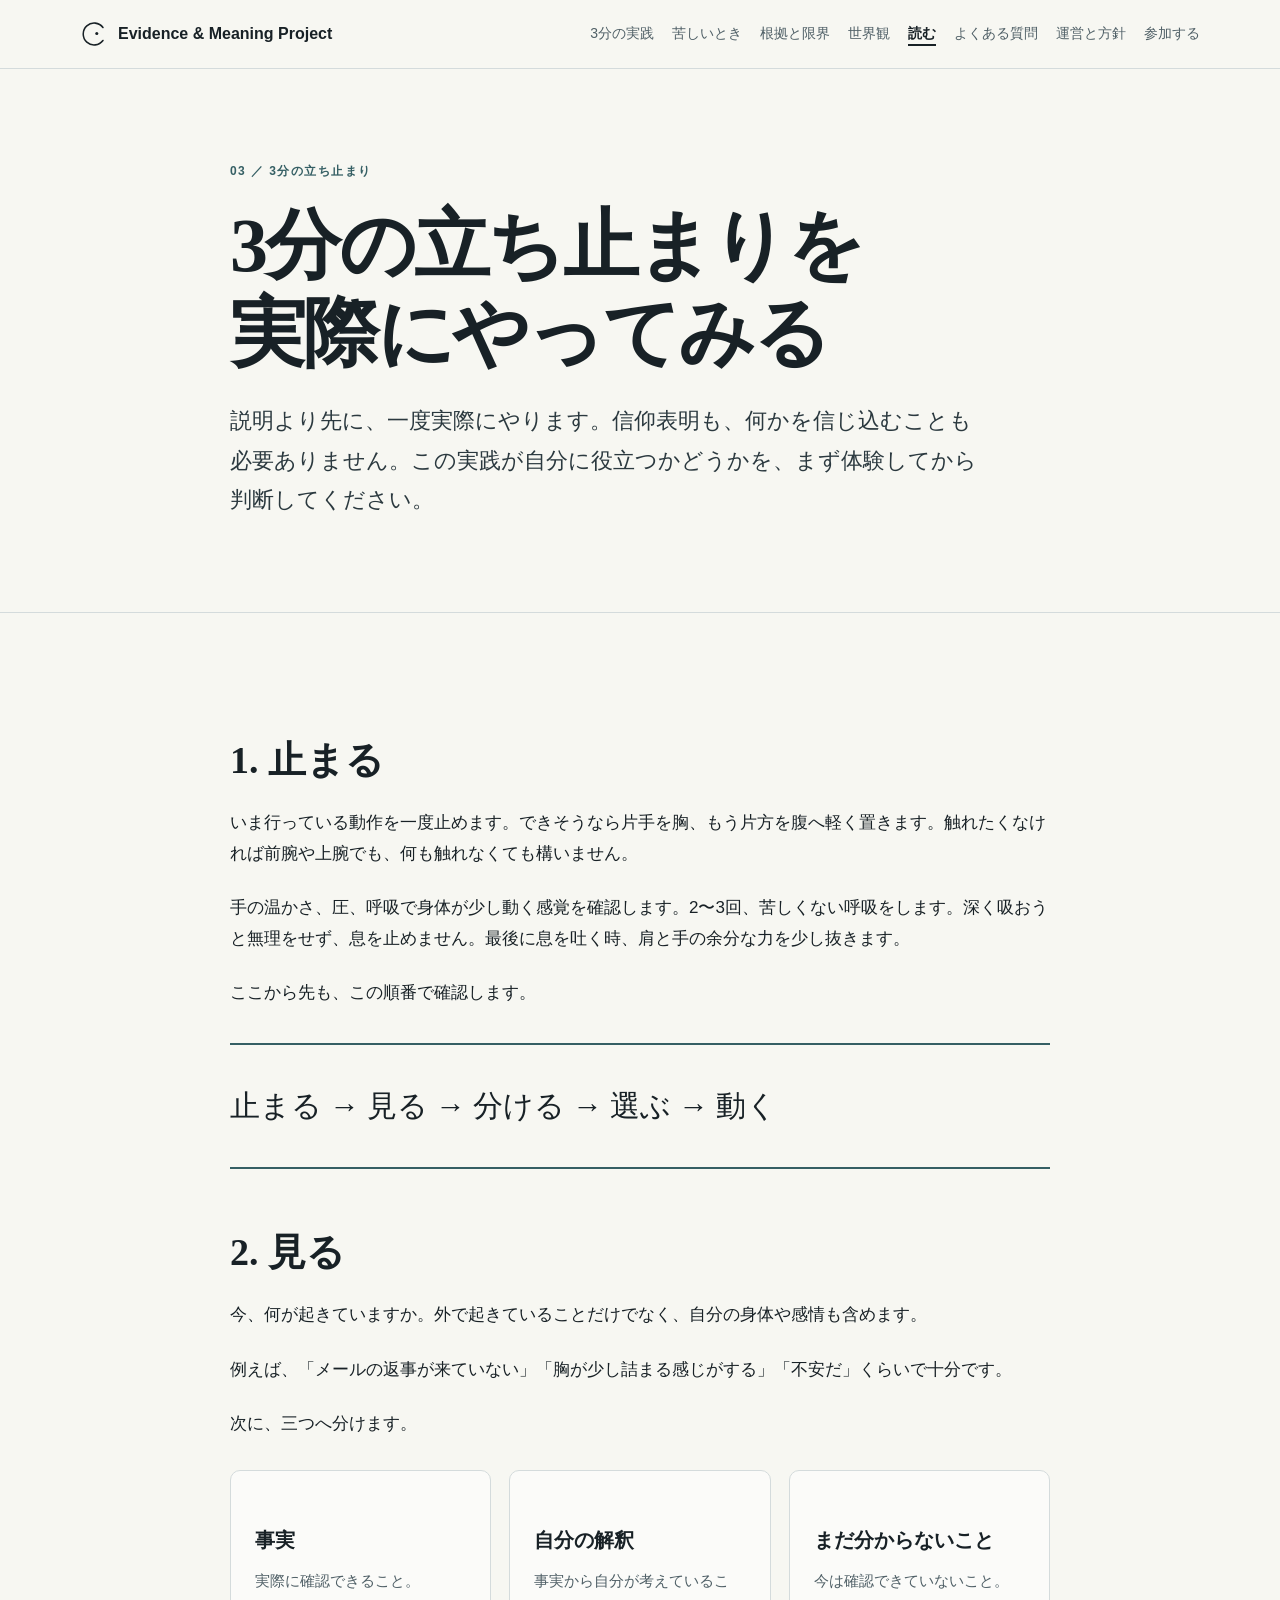
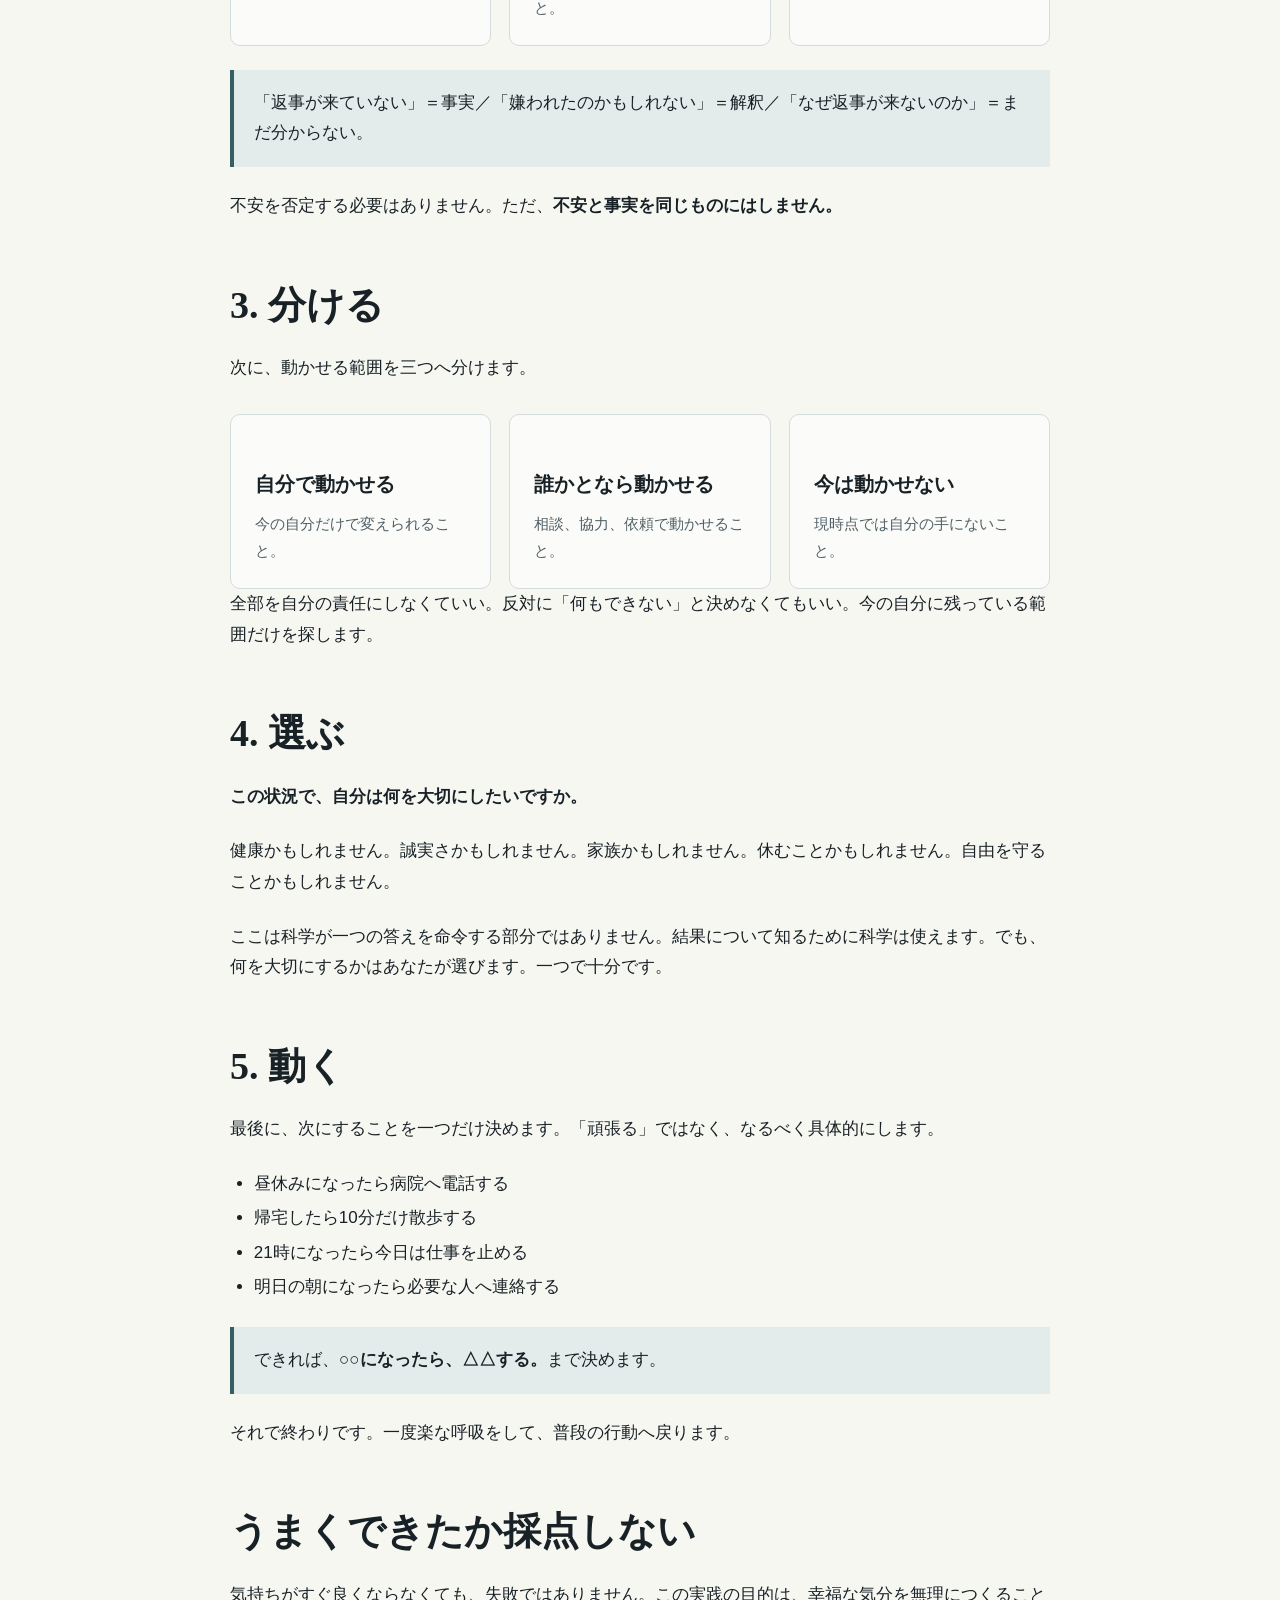
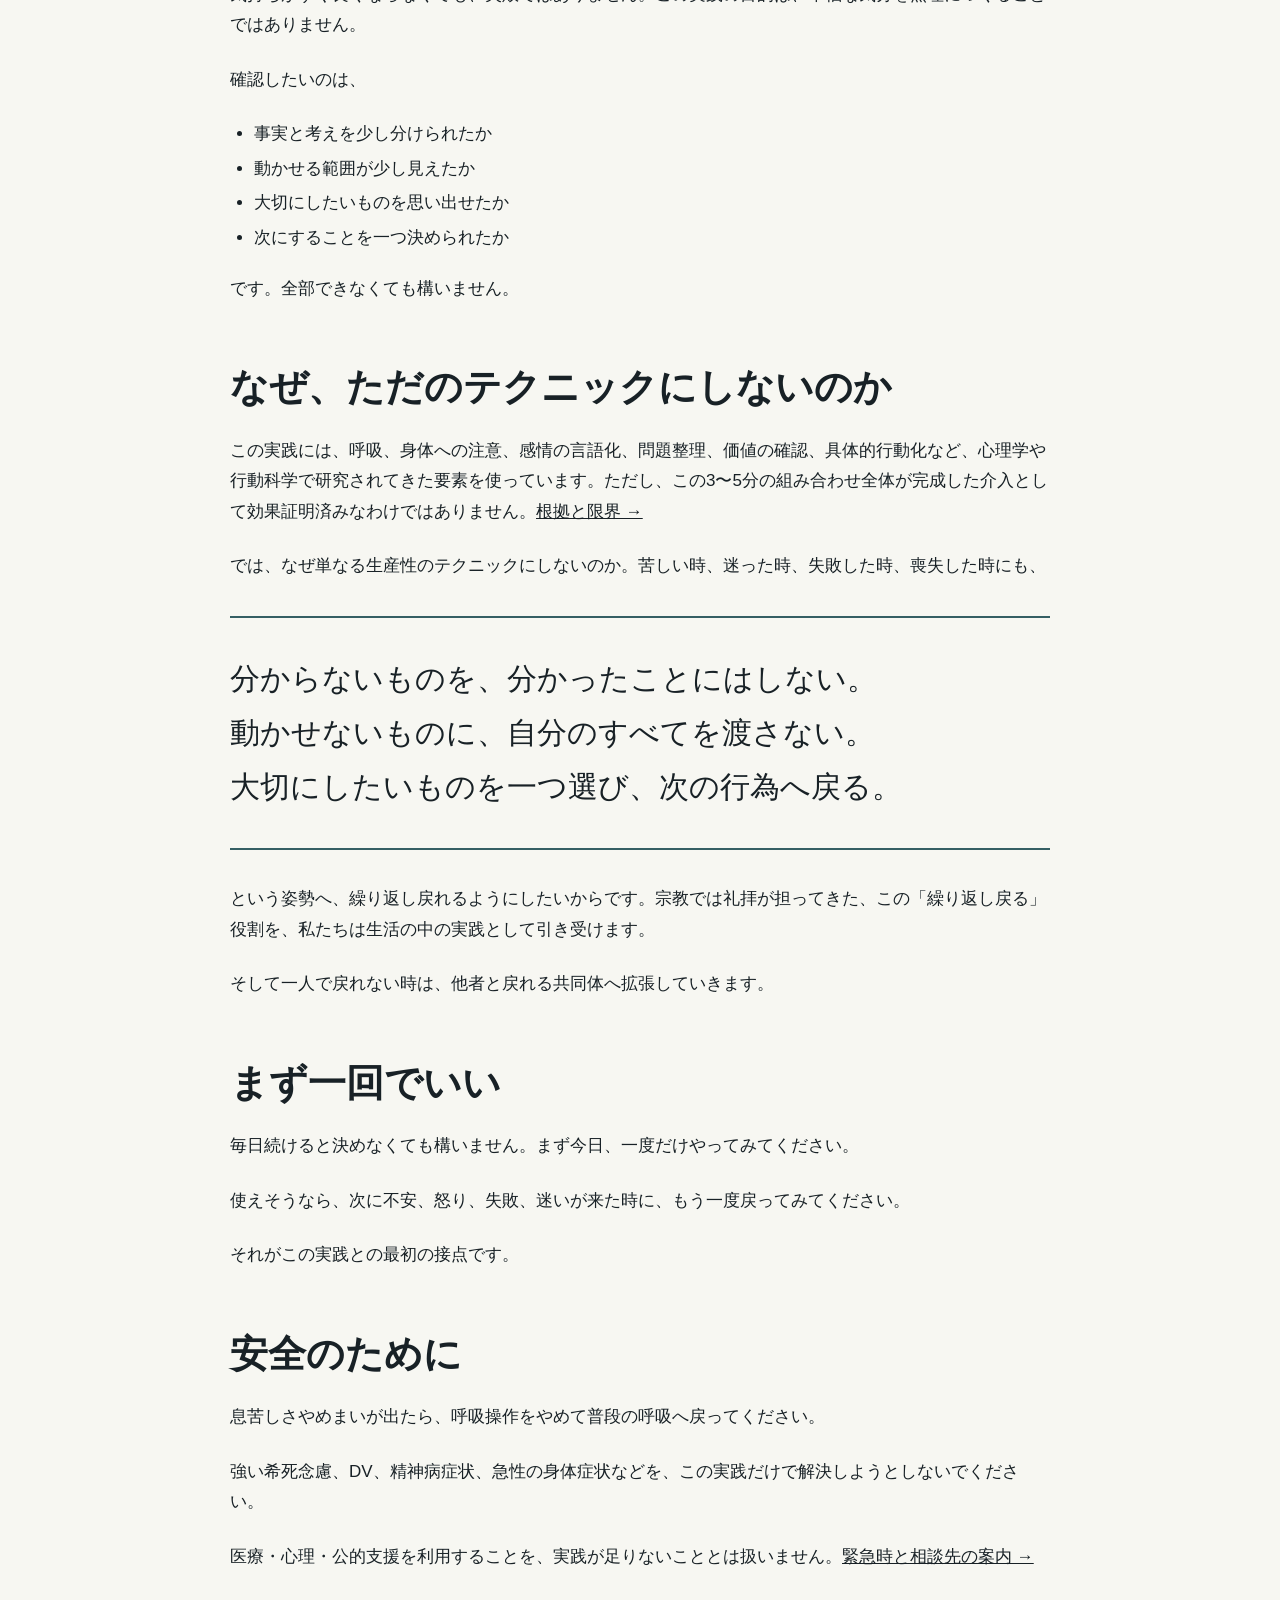
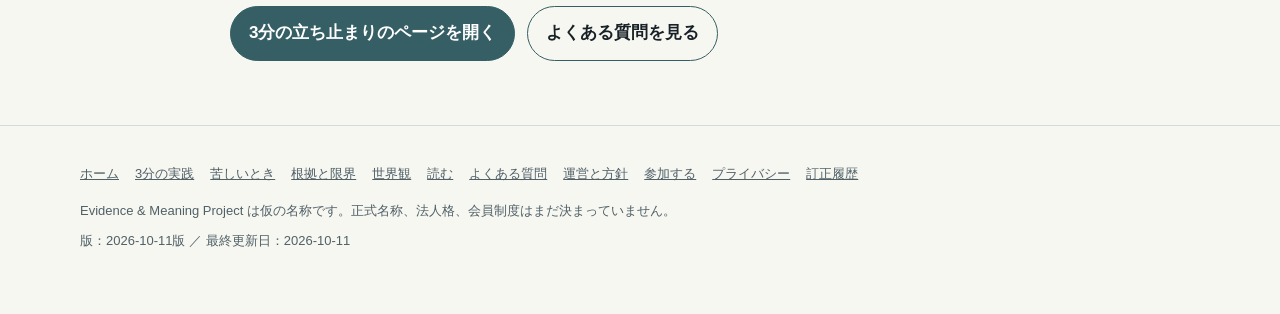
<file: site/articles/three-minute-worship/index.html>
<!doctype html>
<html lang="ja">
<head>
  <meta charset="utf-8">
  <meta name="viewport" content="width=device-width, initial-scale=1">
  <title>3分の立ち止まりを実際にやってみる — Evidence &amp; Meaning Project</title>
  <meta name="description" content="止まる、見る、分ける、選ぶ、動く。Evidence &amp; Meaning Projectの3分の立ち止まりを、その場で実践する。">
  <meta property="og:title" content="3分の立ち止まりを実際にやってみる — Evidence &amp; Meaning Project">
  <meta property="og:description" content="止まる、見る、分ける、選ぶ、動く。Evidence &amp; Meaning Projectの3分の立ち止まりを、その場で実践する。">
  <meta property="og:type" content="article">
  <meta property="og:locale" content="ja_JP">
  <meta property="og:site_name" content="Evidence &amp; Meaning Project">
  <meta name="twitter:card" content="summary">
  <link rel="stylesheet" href="../../assets/site.css">
</head>
<body>
<a class="skip-link" href="#main">本文へ移動</a>
<header class="site-header"><div class="container nav">
  <a class="brand" href="../../"><svg class="mark" viewBox="0 0 100 100" aria-hidden="true" focusable="false"><path d="M82 73 A39 39 0 1 1 82 27" fill="none" stroke="currentColor" stroke-width="5.5" stroke-linecap="round"/><circle cx="60" cy="48" r="5.5" fill="currentColor"/></svg><span>Evidence &amp; Meaning Project</span></a>
  <nav class="links" aria-label="サイト内の主なページ"><a href="../../practice/">3分の実践</a><a href="../../refuge/">苦しいとき</a><a href="../../evidence/">根拠と限界</a><a href="../../worldview/">世界観</a><a href="../../articles/" aria-current="page">読む</a><a href="../../faq/">よくある質問</a><a href="../../trust/">運営と方針</a><a href="../../participate/">参加する</a></nav>
</div></header>

<main id="main">
<article>
<section class="hero"><div class="container article-shell">
  <p class="eyebrow">03 ／ 3分の立ち止まり</p>
  <h1>3分の立ち止まりを<br>実際にやってみる</h1>
  <p class="lead">説明より先に、一度実際にやります。信仰表明も、何かを信じ込むことも必要ありません。この実践が自分に役立つかどうかを、まず体験してから判断してください。</p>
</div></section>
<section class="section"><div class="container article-shell article-body">
  <h2>1. 止まる</h2>
  <p>いま行っている動作を一度止めます。できそうなら片手を胸、もう片方を腹へ軽く置きます。触れたくなければ前腕や上腕でも、何も触れなくても構いません。</p>
  <p>手の温かさ、圧、呼吸で身体が少し動く感覚を確認します。2〜3回、苦しくない呼吸をします。深く吸おうと無理をせず、息を止めません。最後に息を吐く時、肩と手の余分な力を少し抜きます。</p>
  <p>ここから先も、この順番で確認します。</p>
  <div class="mantra">止まる → 見る → 分ける → 選ぶ → 動く</div>
  <h2>2. 見る</h2>
  <p>今、何が起きていますか。外で起きていることだけでなく、自分の身体や感情も含めます。</p>
  <p>例えば、「メールの返事が来ていない」「胸が少し詰まる感じがする」「不安だ」くらいで十分です。</p>
  <p>次に、三つへ分けます。</p>
  <div class="grid"><div class="card"><h3>事実</h3><p>実際に確認できること。</p></div><div class="card"><h3>自分の解釈</h3><p>事実から自分が考えていること。</p></div><div class="card"><h3>まだ分からないこと</h3><p>今は確認できていないこと。</p></div></div>
  <div class="notice">「返事が来ていない」＝事実／「嫌われたのかもしれない」＝解釈／「なぜ返事が来ないのか」＝まだ分からない。</div>
  <p>不安を否定する必要はありません。ただ、<strong>不安と事実を同じものにはしません。</strong></p>
  <h2>3. 分ける</h2>
  <p>次に、動かせる範囲を三つへ分けます。</p>
  <div class="grid"><div class="card"><h3>自分で動かせる</h3><p>今の自分だけで変えられること。</p></div><div class="card"><h3>誰かとなら動かせる</h3><p>相談、協力、依頼で動かせること。</p></div><div class="card"><h3>今は動かせない</h3><p>現時点では自分の手にないこと。</p></div></div>
  <p>全部を自分の責任にしなくていい。反対に「何もできない」と決めなくてもいい。今の自分に残っている範囲だけを探します。</p>
  <h2>4. 選ぶ</h2>
  <p><strong>この状況で、自分は何を大切にしたいですか。</strong></p>
  <p>健康かもしれません。誠実さかもしれません。家族かもしれません。休むことかもしれません。自由を守ることかもしれません。</p>
  <p>ここは科学が一つの答えを命令する部分ではありません。結果について知るために科学は使えます。でも、何を大切にするかはあなたが選びます。一つで十分です。</p>
  <h2>5. 動く</h2>
  <p>最後に、次にすることを一つだけ決めます。「頑張る」ではなく、なるべく具体的にします。</p>
  <ul class="list">
    <li>昼休みになったら病院へ電話する</li>
    <li>帰宅したら10分だけ散歩する</li>
    <li>21時になったら今日は仕事を止める</li>
    <li>明日の朝になったら必要な人へ連絡する</li>
  </ul>
  <div class="notice">できれば、<strong>○○になったら、△△する。</strong>まで決めます。</div>
  <p>それで終わりです。一度楽な呼吸をして、普段の行動へ戻ります。</p>
  <h2>うまくできたか採点しない</h2>
  <p>気持ちがすぐ良くならなくても、失敗ではありません。この実践の目的は、幸福な気分を無理につくることではありません。</p>
  <p>確認したいのは、</p>
  <ul class="list">
    <li>事実と考えを少し分けられたか</li>
    <li>動かせる範囲が少し見えたか</li>
    <li>大切にしたいものを思い出せたか</li>
    <li>次にすることを一つ決められたか</li>
  </ul>
  <p>です。全部できなくても構いません。</p>
  <h2>なぜ、ただのテクニックにしないのか</h2>
  <p>この実践には、呼吸、身体への注意、感情の言語化、問題整理、価値の確認、具体的行動化など、心理学や行動科学で研究されてきた要素を使っています。ただし、この3〜5分の組み合わせ全体が完成した介入として効果証明済みなわけではありません。<a href="../../evidence/">根拠と限界 →</a></p>
  <p>では、なぜ単なる生産性のテクニックにしないのか。苦しい時、迷った時、失敗した時、喪失した時にも、</p>
  <div class="mantra">分からないものを、分かったことにはしない。<br>動かせないものに、自分のすべてを渡さない。<br>大切にしたいものを一つ選び、次の行為へ戻る。</div>
  <p>という姿勢へ、繰り返し戻れるようにしたいからです。宗教では礼拝が担ってきた、この「繰り返し戻る」役割を、私たちは生活の中の実践として引き受けます。</p>
  <p>そして一人で戻れない時は、他者と戻れる共同体へ拡張していきます。</p>
  <h2>まず一回でいい</h2>
  <p>毎日続けると決めなくても構いません。まず今日、一度だけやってみてください。</p>
  <p>使えそうなら、次に不安、怒り、失敗、迷いが来た時に、もう一度戻ってみてください。</p>
  <p>それがこの実践との最初の接点です。</p>
  <h2>安全のために</h2>
  <p>息苦しさやめまいが出たら、呼吸操作をやめて普段の呼吸へ戻ってください。</p>
  <p>強い希死念慮、DV、精神病症状、急性の身体症状などを、この実践だけで解決しようとしないでください。</p>
  <p>医療・心理・公的支援を利用することを、実践が足りないこととは扱いません。<a href="../../practice/#safety">緊急時と相談先の案内 →</a></p>
  <div class="actions"><a class="button primary" href="../../practice/">3分の立ち止まりのページを開く</a><a class="button ghost" href="../../faq/">よくある質問を見る</a></div>
</div></section>
</article>
</main>

<footer class="footer"><div class="container">
  <nav class="footer-links" aria-label="フッターのリンク"><a href="../../">ホーム</a><a href="../../practice/">3分の実践</a><a href="../../refuge/">苦しいとき</a><a href="../../evidence/">根拠と限界</a><a href="../../worldview/">世界観</a><a href="../../articles/">読む</a><a href="../../faq/">よくある質問</a><a href="../../trust/">運営と方針</a><a href="../../participate/">参加する</a><a href="../../trust/#privacy">プライバシー</a><a href="../../trust/#corrections">訂正履歴</a></nav>
  <p>Evidence &amp; Meaning Project は仮の名称です。正式名称、法人格、会員制度はまだ決まっていません。</p>
  <p class="version">版：2026-10-11版 ／ 最終更新日：<time datetime="2026-10-11">2026-10-11</time></p>
</div></footer>
</body>
</html>
</file>
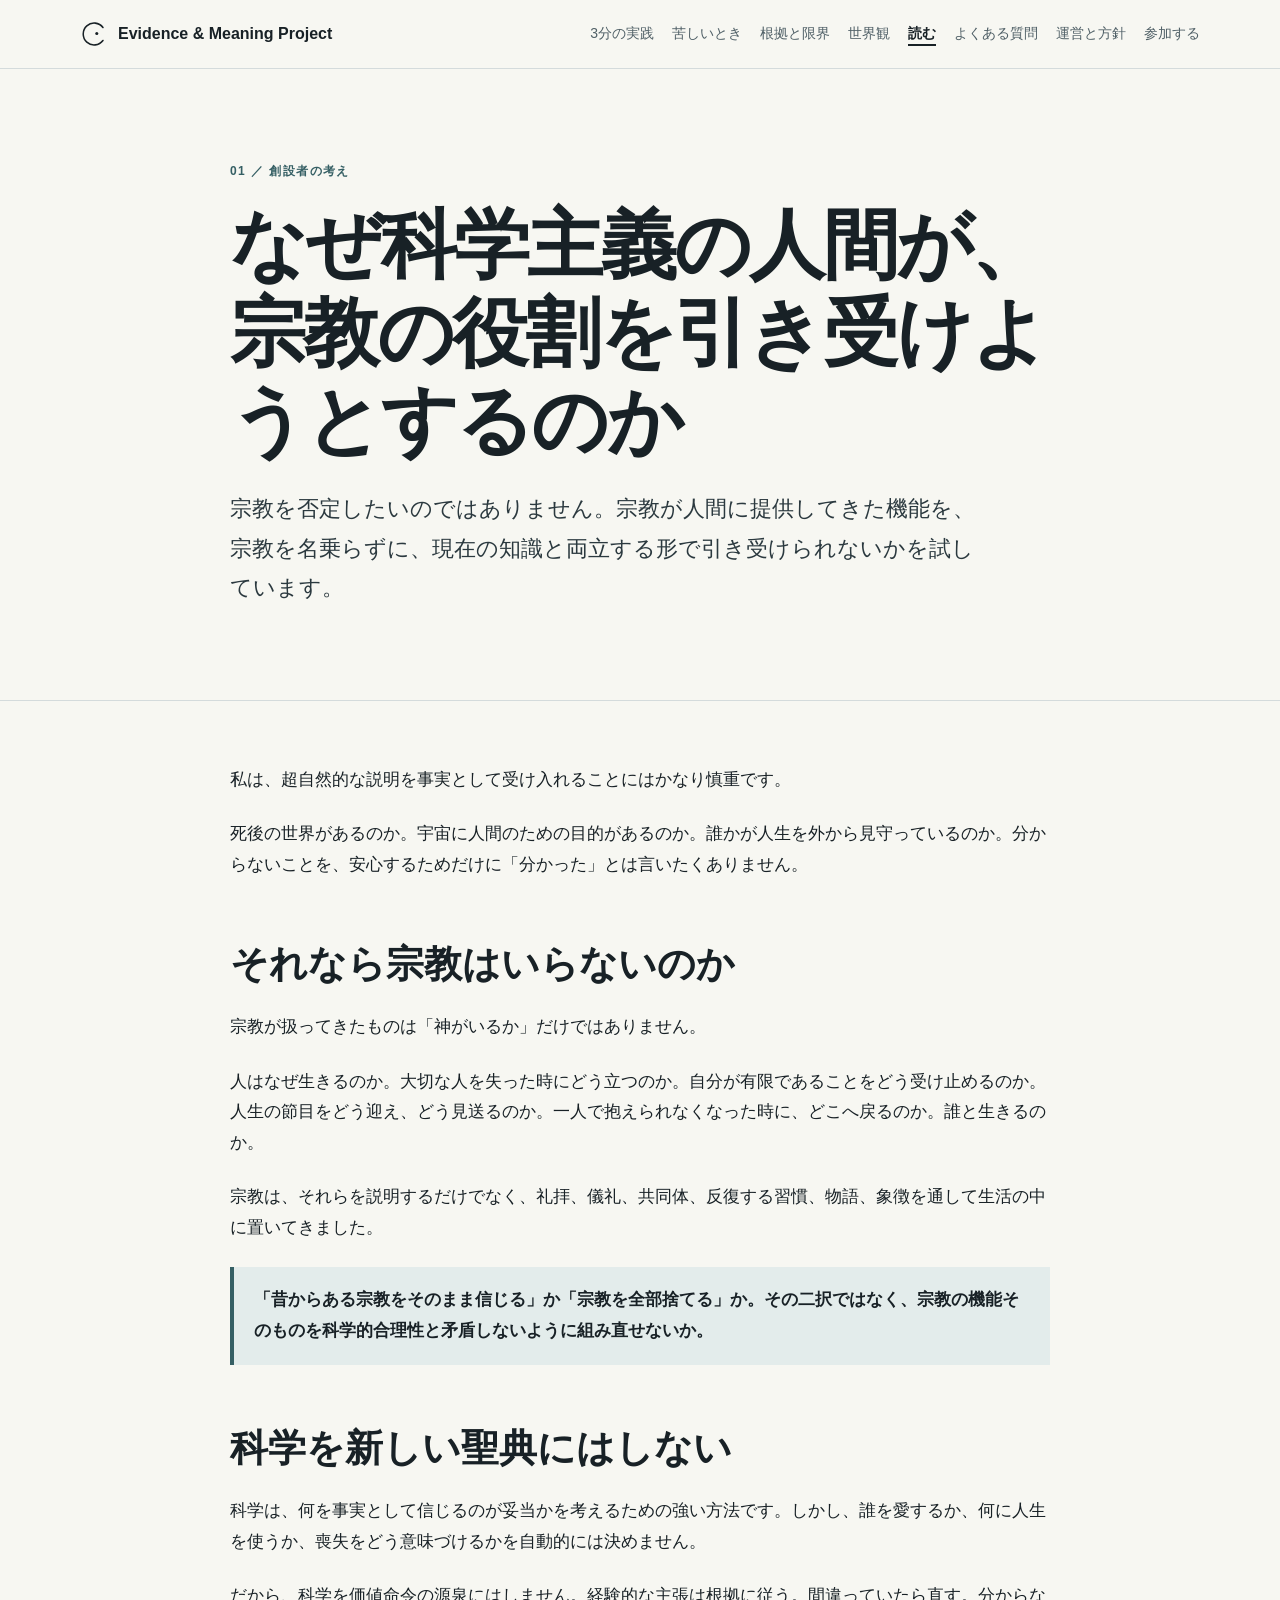
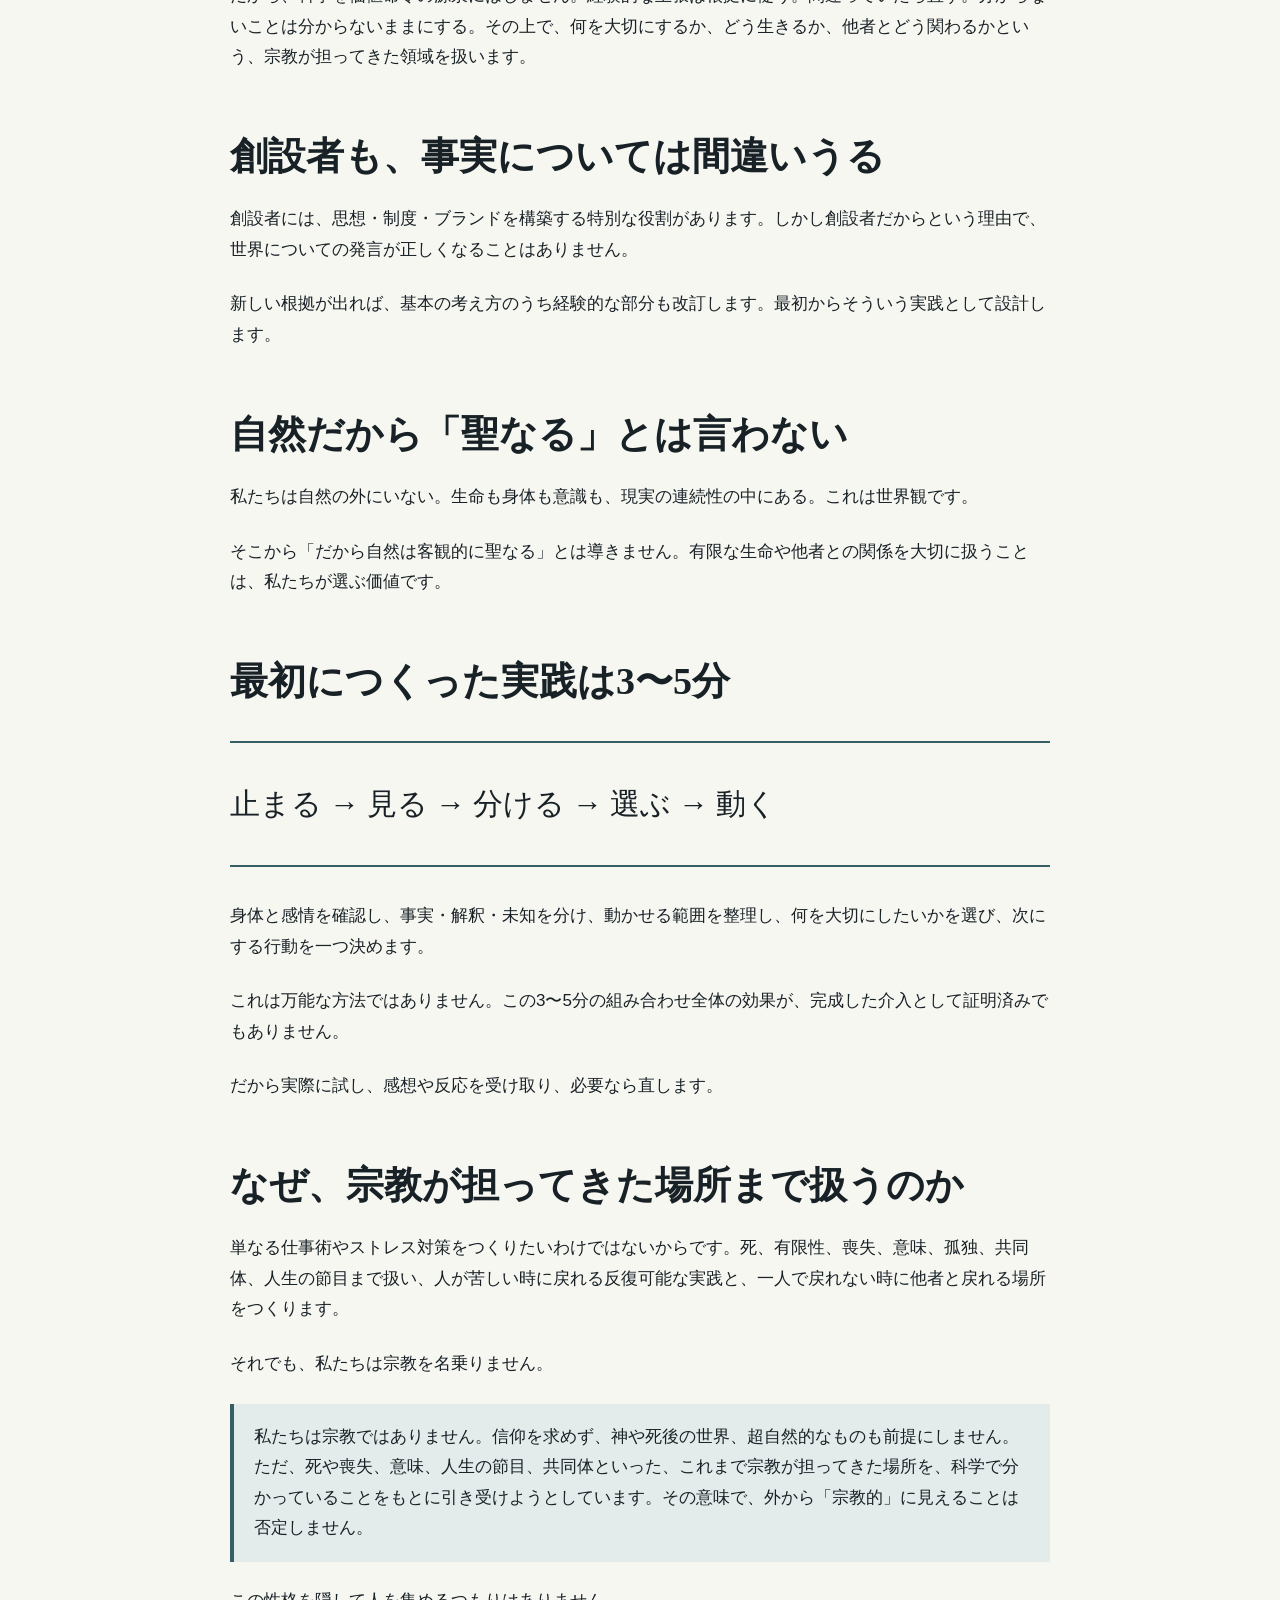
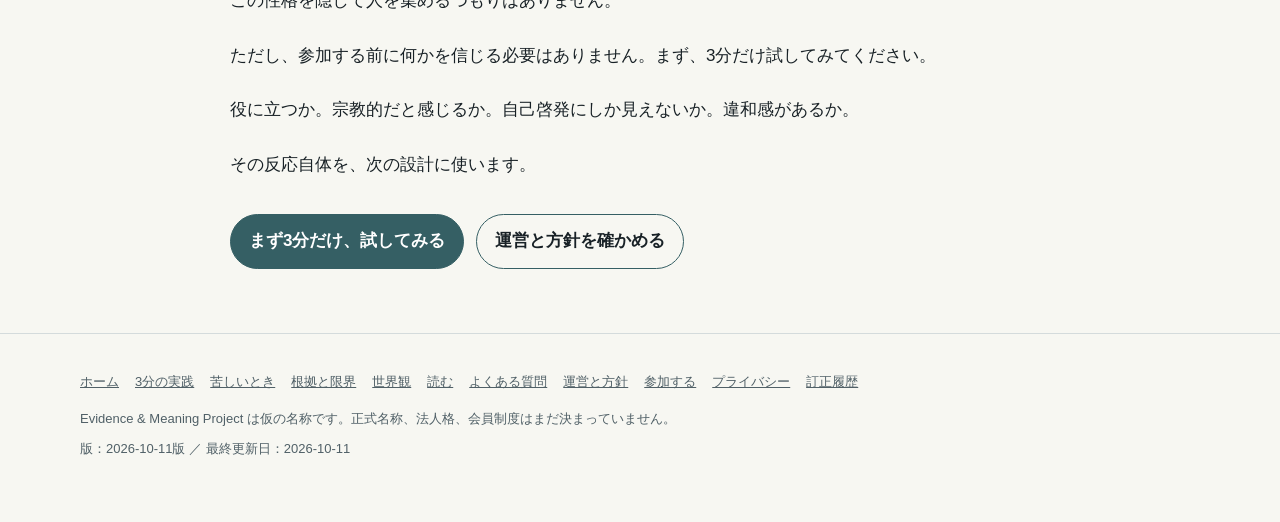
<file: site/articles/why-build-religion/index.html>
<!doctype html>
<html lang="ja">
<head>
  <meta charset="utf-8">
  <meta name="viewport" content="width=device-width, initial-scale=1">
  <title>なぜ科学主義の人間が、宗教の役割を引き受けようとするのか — Evidence &amp; Meaning Project</title>
  <meta name="description" content="宗教を信じるか捨てるかではなく、宗教が担ってきた役割を、科学的合理性と両立する形で引き受けられるかを考える、創設者の考え。">
  <meta property="og:title" content="なぜ科学主義の人間が、宗教の役割を引き受けようとするのか — Evidence &amp; Meaning Project">
  <meta property="og:description" content="宗教を信じるか捨てるかではなく、宗教が担ってきた役割を、科学的合理性と両立する形で引き受けられるかを考える、創設者の考え。">
  <meta property="og:type" content="article">
  <meta property="og:locale" content="ja_JP">
  <meta property="og:site_name" content="Evidence &amp; Meaning Project">
  <meta name="twitter:card" content="summary">
  <link rel="stylesheet" href="../../assets/site.css">
</head>
<body>
<a class="skip-link" href="#main">本文へ移動</a>
<header class="site-header"><div class="container nav">
  <a class="brand" href="../../"><svg class="mark" viewBox="0 0 100 100" aria-hidden="true" focusable="false"><path d="M82 73 A39 39 0 1 1 82 27" fill="none" stroke="currentColor" stroke-width="5.5" stroke-linecap="round"/><circle cx="60" cy="48" r="5.5" fill="currentColor"/></svg><span>Evidence &amp; Meaning Project</span></a>
  <nav class="links" aria-label="サイト内の主なページ"><a href="../../practice/">3分の実践</a><a href="../../refuge/">苦しいとき</a><a href="../../evidence/">根拠と限界</a><a href="../../worldview/">世界観</a><a href="../../articles/" aria-current="page">読む</a><a href="../../faq/">よくある質問</a><a href="../../trust/">運営と方針</a><a href="../../participate/">参加する</a></nav>
</div></header>

<main id="main">
<article>
<section class="hero"><div class="container article-shell">
  <p class="eyebrow">01 ／ 創設者の考え</p>
  <h1>なぜ科学主義の人間が、<br>宗教の役割を引き受けようとするのか</h1>
  <p class="lead">宗教を否定したいのではありません。宗教が人間に提供してきた機能を、宗教を名乗らずに、現在の知識と両立する形で引き受けられないかを試しています。</p>
</div></section>
<section class="section"><div class="container article-shell article-body">
  <p>私は、超自然的な説明を事実として受け入れることにはかなり慎重です。</p>
  <p>死後の世界があるのか。宇宙に人間のための目的があるのか。誰かが人生を外から見守っているのか。分からないことを、安心するためだけに「分かった」とは言いたくありません。</p>
  <h2>それなら宗教はいらないのか</h2>
  <p>宗教が扱ってきたものは「神がいるか」だけではありません。</p>
  <p>人はなぜ生きるのか。大切な人を失った時にどう立つのか。自分が有限であることをどう受け止めるのか。人生の節目をどう迎え、どう見送るのか。一人で抱えられなくなった時に、どこへ戻るのか。誰と生きるのか。</p>
  <p>宗教は、それらを説明するだけでなく、礼拝、儀礼、共同体、反復する習慣、物語、象徴を通して生活の中に置いてきました。</p>
  <div class="notice"><strong>「昔からある宗教をそのまま信じる」か「宗教を全部捨てる」か。その二択ではなく、宗教の機能そのものを科学的合理性と矛盾しないように組み直せないか。</strong></div>
  <h2>科学を新しい聖典にはしない</h2>
  <p>科学は、何を事実として信じるのが妥当かを考えるための強い方法です。しかし、誰を愛するか、何に人生を使うか、喪失をどう意味づけるかを自動的には決めません。</p>
  <p>だから、科学を価値命令の源泉にはしません。経験的な主張は根拠に従う。間違っていたら直す。分からないことは分からないままにする。その上で、何を大切にするか、どう生きるか、他者とどう関わるかという、宗教が担ってきた領域を扱います。</p>
  <h2>創設者も、事実については間違いうる</h2>
  <p>創設者には、思想・制度・ブランドを構築する特別な役割があります。しかし創設者だからという理由で、世界についての発言が正しくなることはありません。</p>
  <p>新しい根拠が出れば、基本の考え方のうち経験的な部分も改訂します。最初からそういう実践として設計します。</p>
  <h2>自然だから「聖なる」とは言わない</h2>
  <p>私たちは自然の外にいない。生命も身体も意識も、現実の連続性の中にある。これは世界観です。</p>
  <p>そこから「だから自然は客観的に聖なる」とは導きません。有限な生命や他者との関係を大切に扱うことは、私たちが選ぶ価値です。</p>
  <h2>最初につくった実践は3〜5分</h2>
  <div class="mantra">止まる → 見る → 分ける → 選ぶ → 動く</div>
  <p>身体と感情を確認し、事実・解釈・未知を分け、動かせる範囲を整理し、何を大切にしたいかを選び、次にする行動を一つ決めます。</p>
  <p>これは万能な方法ではありません。この3〜5分の組み合わせ全体の効果が、完成した介入として証明済みでもありません。</p>
  <p>だから実際に試し、感想や反応を受け取り、必要なら直します。</p>
  <h2>なぜ、宗教が担ってきた場所まで扱うのか</h2>
  <p>単なる仕事術やストレス対策をつくりたいわけではないからです。死、有限性、喪失、意味、孤独、共同体、人生の節目まで扱い、人が苦しい時に戻れる反復可能な実践と、一人で戻れない時に他者と戻れる場所をつくります。</p>
  <p>それでも、私たちは宗教を名乗りません。</p>
  <div class="notice">私たちは宗教ではありません。信仰を求めず、神や死後の世界、超自然的なものも前提にしません。ただ、死や喪失、意味、人生の節目、共同体といった、これまで宗教が担ってきた場所を、科学で分かっていることをもとに引き受けようとしています。その意味で、外から「宗教的」に見えることは否定しません。</div>
  <p>この性格を隠して人を集めるつもりはありません。</p>
  <p>ただし、参加する前に何かを信じる必要はありません。まず、3分だけ試してみてください。</p>
  <p>役に立つか。宗教的だと感じるか。自己啓発にしか見えないか。違和感があるか。</p>
  <p>その反応自体を、次の設計に使います。</p>
  <div class="actions"><a class="button primary" href="../../practice/">まず3分だけ、試してみる</a><a class="button ghost" href="../../trust/">運営と方針を確かめる</a></div>
</div></section>
</article>
</main>

<footer class="footer"><div class="container">
  <nav class="footer-links" aria-label="フッターのリンク"><a href="../../">ホーム</a><a href="../../practice/">3分の実践</a><a href="../../refuge/">苦しいとき</a><a href="../../evidence/">根拠と限界</a><a href="../../worldview/">世界観</a><a href="../../articles/">読む</a><a href="../../faq/">よくある質問</a><a href="../../trust/">運営と方針</a><a href="../../participate/">参加する</a><a href="../../trust/#privacy">プライバシー</a><a href="../../trust/#corrections">訂正履歴</a></nav>
  <p>Evidence &amp; Meaning Project は仮の名称です。正式名称、法人格、会員制度はまだ決まっていません。</p>
  <p class="version">版：2026-10-11版 ／ 最終更新日：<time datetime="2026-10-11">2026-10-11</time></p>
</div></footer>
</body>
</html>
</file>
<file: site/assets/site.css>
:root {
  --ink:#182126;
  --ink-soft:#506067;
  --paper:#f7f7f2;
  --surface:#ffffff;
  --line:#d4dbdc;
  --accent:#355f64;
  --accent-soft:#e3eceb;
  --max:1120px;
  --sans:"Noto Sans JP","Hiragino Sans","Yu Gothic","Meiryo",sans-serif;
  --serif:"Noto Serif JP","Yu Mincho","Hiragino Mincho ProN",serif;
}
*{box-sizing:border-box}
html{scroll-behavior:smooth}
body{margin:0;background:var(--paper);color:var(--ink);font-family:var(--sans);line-height:1.8}
a{color:inherit}
.container{width:min(calc(100% - 36px),var(--max));margin:auto}
.site-header{border-bottom:1px solid var(--line);background:rgba(247,247,242,.94);position:sticky;top:0;z-index:10;backdrop-filter:blur(8px)}
.nav{min-height:68px;display:flex;align-items:center;gap:24px}.brand{display:flex;align-items:center;gap:10px;text-decoration:none;font-weight:700}.mark{width:28px;height:28px}.links{margin-left:auto;display:flex;gap:18px;font-size:14px}.links a{text-decoration:none;color:var(--ink-soft)}
.hero{padding:92px 0 70px}.eyebrow{font-size:12px;letter-spacing:.12em;color:var(--accent);font-weight:700}.hero h1{font-family:var(--serif);font-size:clamp(38px,7vw,76px);line-height:1.16;letter-spacing:-.035em;margin:18px 0 24px;max-width:960px}.lead{font-size:clamp(17px,2vw,22px);max-width:760px;color:#2b393f}.actions{display:flex;gap:12px;flex-wrap:wrap;margin-top:34px}.button{display:inline-block;text-decoration:none;border:1px solid var(--accent);border-radius:999px;padding:11px 18px;font-weight:700}.button.primary{background:var(--accent);color:#fff}.button.ghost{background:transparent}
.section{padding:64px 0;border-top:1px solid var(--line)}.section h2{font-family:var(--serif);font-size:clamp(27px,4vw,44px);line-height:1.35;margin:0 0 22px}.section-intro{max-width:760px;font-size:17px;color:var(--ink-soft)}
.grid{display:grid;grid-template-columns:repeat(3,1fr);gap:18px;margin-top:30px}.card{padding:24px;border:1px solid var(--line);background:rgba(255,255,255,.55);border-radius:10px}.card h3{margin-top:0}.card p{color:var(--ink-soft)}
.mantra{font-family:var(--serif);font-size:clamp(22px,3vw,34px);line-height:1.8;padding:34px 0;border-top:2px solid var(--accent);border-bottom:2px solid var(--accent);margin:34px 0}
.steps{counter-reset:step;list-style:none;padding:0;margin:32px 0}.steps li{counter-increment:step;display:grid;grid-template-columns:48px 1fr;gap:16px;padding:20px 0;border-bottom:1px solid var(--line)}.steps li:before{content:counter(step);width:38px;height:38px;border-radius:50%;display:grid;place-items:center;background:var(--accent);color:#fff;font-weight:700}.steps h3{margin:0 0 4px}.steps p{margin:0;color:var(--ink-soft)}
.notice{padding:18px 20px;background:var(--accent-soft);border-left:4px solid var(--accent);margin:24px 0}.qa{padding:24px 0;border-bottom:1px solid var(--line)}.qa h2,.qa h3{font-family:var(--serif);margin-bottom:8px}.meta{font-size:13px;color:var(--ink-soft)}
.article-shell{max-width:820px}.article-body{font-size:17px}.article-body h2{font-size:clamp(25px,3.6vw,38px);margin-top:58px}.article-body p{margin:0 0 24px}.article-body .grid{grid-template-columns:repeat(3,1fr)}.article-body .card p{font-size:15px;margin:0}.article-body .mantra{font-size:clamp(21px,2.6vw,30px)}
.footer{padding:36px 0 56px;border-top:1px solid var(--line);color:var(--ink-soft);font-size:13px}.footer-links{display:flex;gap:16px;flex-wrap:wrap;margin-bottom:14px}
@media(max-width:760px){.hero{padding:40px 0 44px}.grid{grid-template-columns:1fr}.section{padding:48px 0}.steps li{grid-template-columns:40px 1fr}.article-body .grid{grid-template-columns:1fr}.article-body{font-size:16px}}
/* --- Wave 1 additions (2026-10-11): accessibility, navigation, content blocks --- */
p.eyebrow{margin:0}
.skip-link{position:absolute;left:12px;top:-64px;z-index:30;background:var(--accent);color:#fff;padding:8px 14px;border-radius:6px;text-decoration:none;font-weight:700}
.skip-link:focus{top:12px}
a:focus-visible,summary:focus-visible{outline:3px solid var(--accent);outline-offset:3px;border-radius:4px}
.links a:hover{color:var(--ink)}
.links a[aria-current="page"]{color:var(--ink);font-weight:700;text-decoration:underline;text-decoration-thickness:2px;text-underline-offset:6px}
.assurance{margin:20px 0 0;font-size:15px;font-weight:700;color:var(--ink);max-width:760px}
.subcopy{font-family:var(--serif);font-size:clamp(20px,2.8vw,30px);color:var(--accent);margin:-6px 0 18px}
.toc{list-style:none;padding:0;margin:28px 0 0;display:flex;flex-wrap:wrap;gap:8px 10px;font-size:14px}
.toc a{display:inline-block;padding:5px 12px;border:1px solid var(--line);border-radius:999px;background:var(--surface);text-decoration:none;color:var(--ink-soft)}
.toc a:hover{border-color:var(--accent);color:var(--ink)}
.steps li>div{min-width:0}
.steps li>div>*:not(:first-child){margin-top:10px}
.steps ul{margin:0;padding-left:1.3em;color:var(--ink-soft)}
.steps .notice{margin:12px 0}
.list{padding-left:1.4em;margin:12px 0 20px;max-width:760px}
.list li{margin:4px 0}
.grid.two{grid-template-columns:repeat(2,1fr)}
.card h4{margin:16px 0 4px;font-size:15px;color:var(--accent)}
.card ul{margin:4px 0;padding-left:1.3em;color:var(--ink-soft)}
.card-title{font-family:var(--serif);font-weight:700;color:var(--ink)!important}
.help{margin:28px 0;padding:20px 22px;border:2px solid var(--accent);border-radius:10px;background:var(--surface);max-width:760px}
.help h2,.help h3{margin:0 0 8px;font-family:var(--sans);font-size:18px;line-height:1.5}
.help p{margin:6px 0;color:var(--ink)}
.minicard{border:1px solid var(--line);border-radius:10px;background:rgba(255,255,255,.55);margin:12px 0}
.minicard>summary{cursor:pointer;padding:14px 20px;font-weight:700}
.minicard[open]>summary{border-bottom:1px solid var(--line)}
.minicard-body{padding:4px 20px 16px}
.minicard-body h3{font-family:var(--serif);margin:14px 0 8px}
.minicard-body h4{margin:12px 0 2px;color:var(--accent)}
.minicard-body p{margin:6px 0}
.qa-toc{padding:4px 0 20px;border-bottom:1px solid var(--line)}
.qa-toc ol{margin:0;padding-left:1.6em;columns:2;column-gap:32px}
.qa-toc li{break-inside:avoid;margin:3px 0}
.refs{padding-left:1.2em}
.refs li{margin:0 0 14px;font-size:15px;line-height:1.7;overflow-wrap:anywhere}
.article-body h3{margin:28px 0 8px}
.correction{padding:18px 0;border-top:1px solid var(--line)}
.correction h3{margin:0 0 8px}
.footer p{margin:6px 0}
.container.notfound{width:min(calc(100% - 36px),760px);padding:12vh 0 14vh}
.notfound h1{font-family:var(--serif);font-size:clamp(30px,5vw,48px);line-height:1.3;margin:12px 0 16px}
@media(max-width:1080px){.nav{flex-wrap:wrap;min-height:0;gap:0 24px;padding-top:10px}.brand{min-height:40px}.links{order:2;width:100%;margin-left:0;overflow-x:auto;white-space:nowrap;padding:2px 0 10px;scrollbar-width:thin}.links a{padding:4px 0}}
@media(max-width:760px){.hero{padding:28px 0 40px}.hero h1{font-size:clamp(28px,7.5vw,38px);margin:12px 0 18px}.actions{margin-top:24px}.assurance{margin-top:16px}.grid.two{grid-template-columns:1fr}.qa-toc ol{columns:1}.links{gap:16px}.help{padding:16px 16px}}
@media print{.site-header,.actions,.footer,.skip-link,.toc{display:none}.section,.hero{padding:24px 0}.container{width:100%}body{background:#fff}}
</file>
